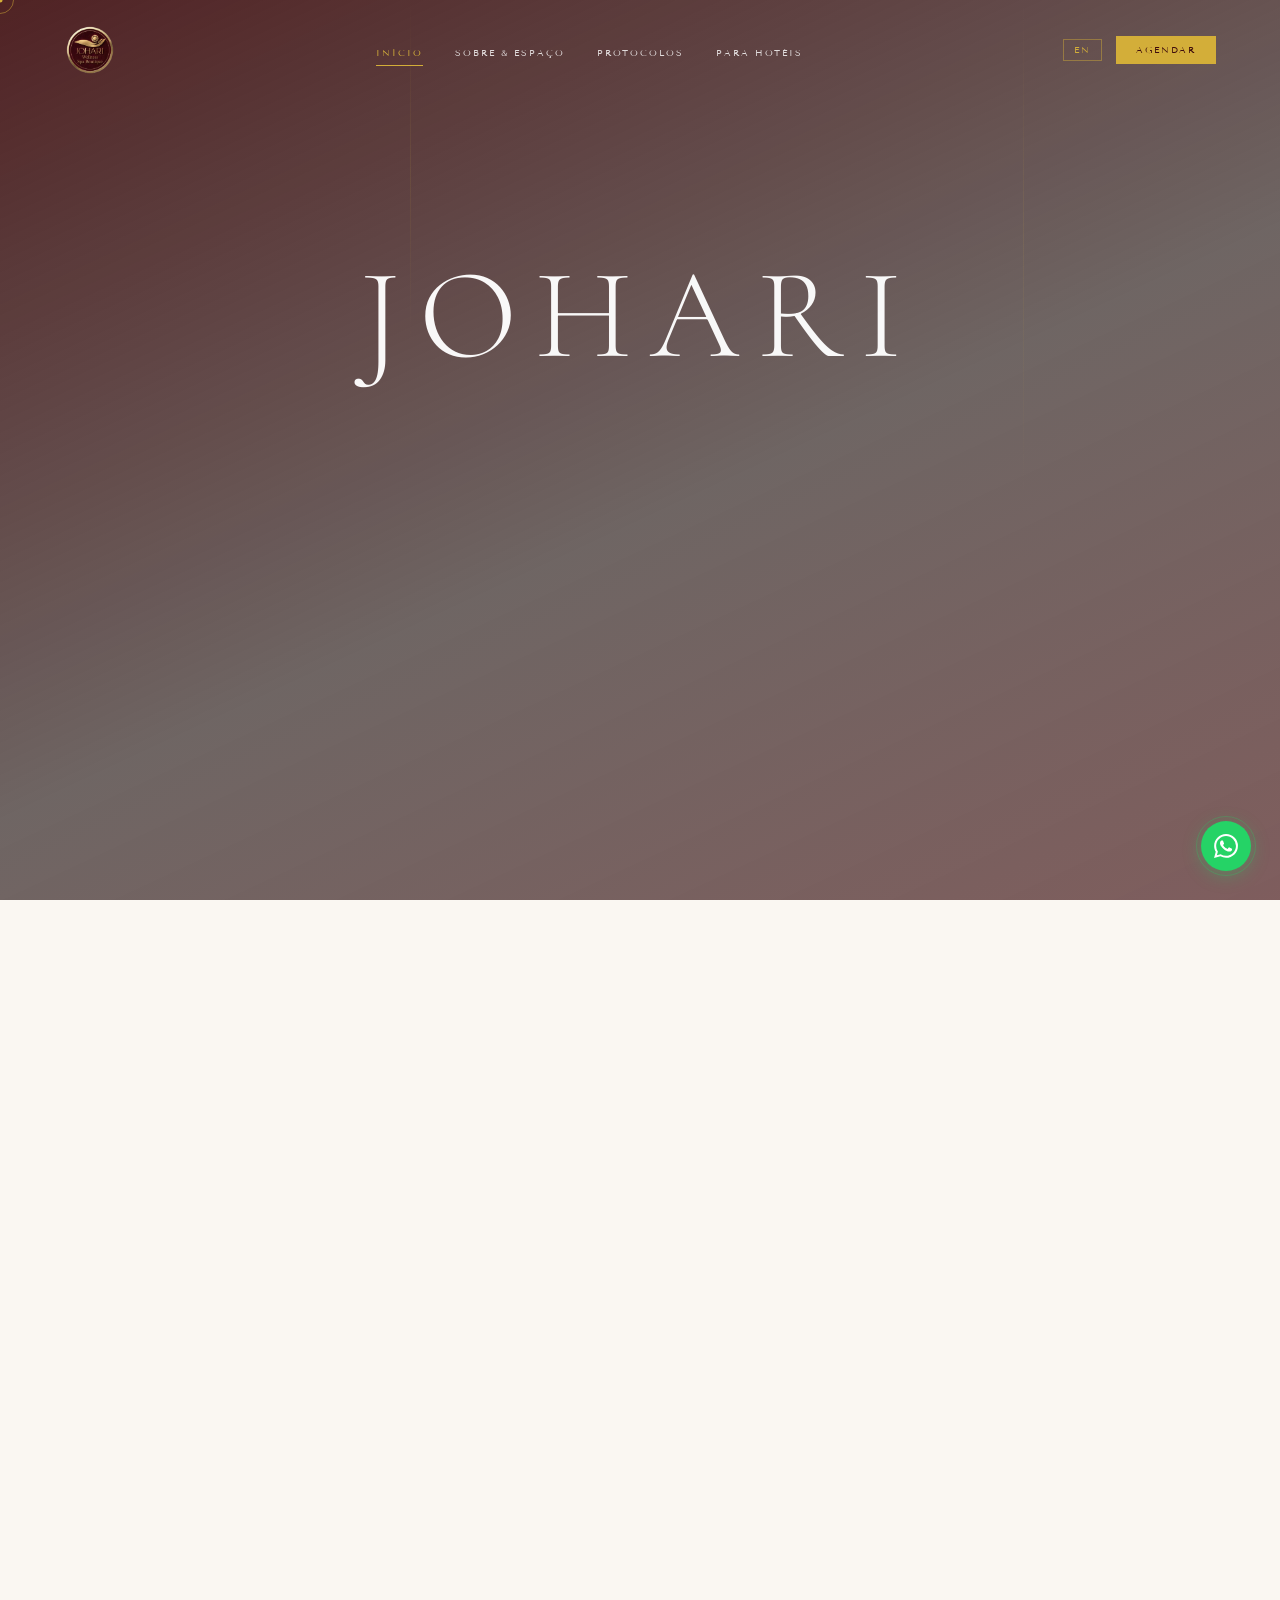
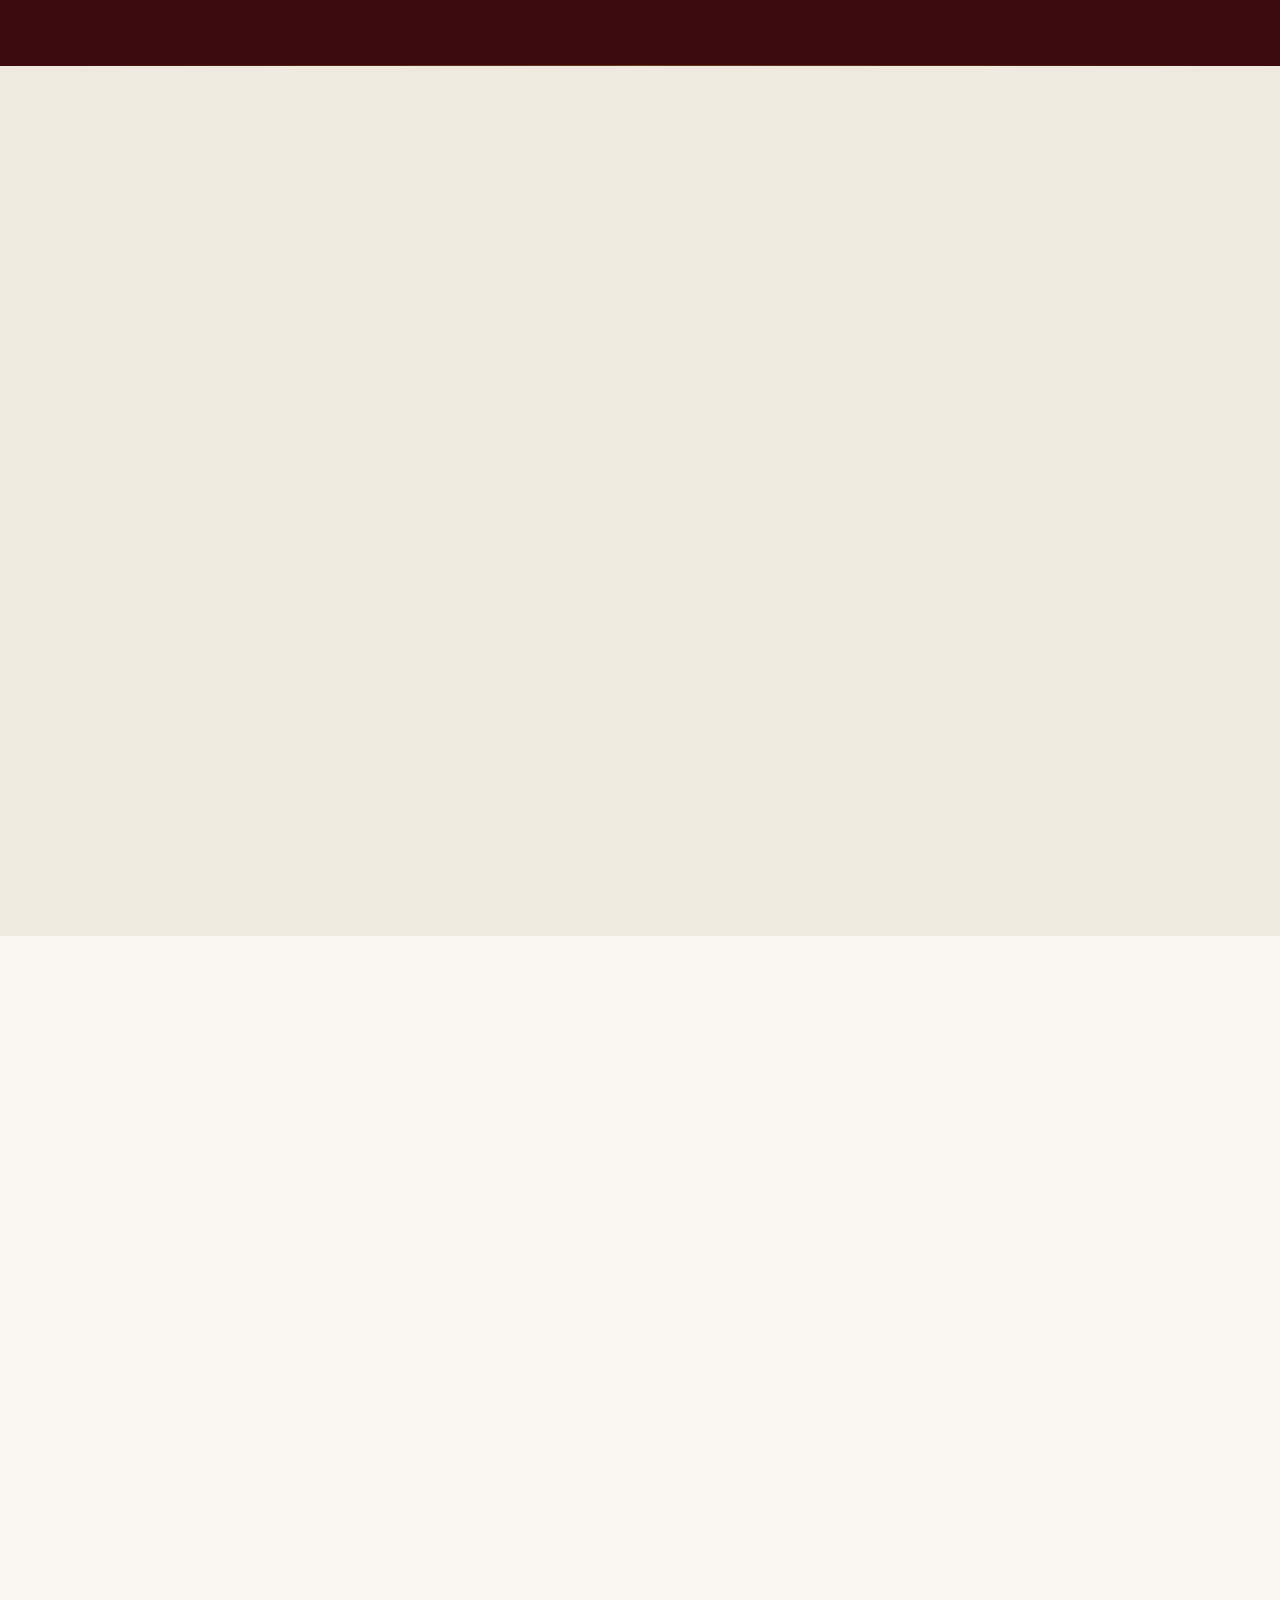
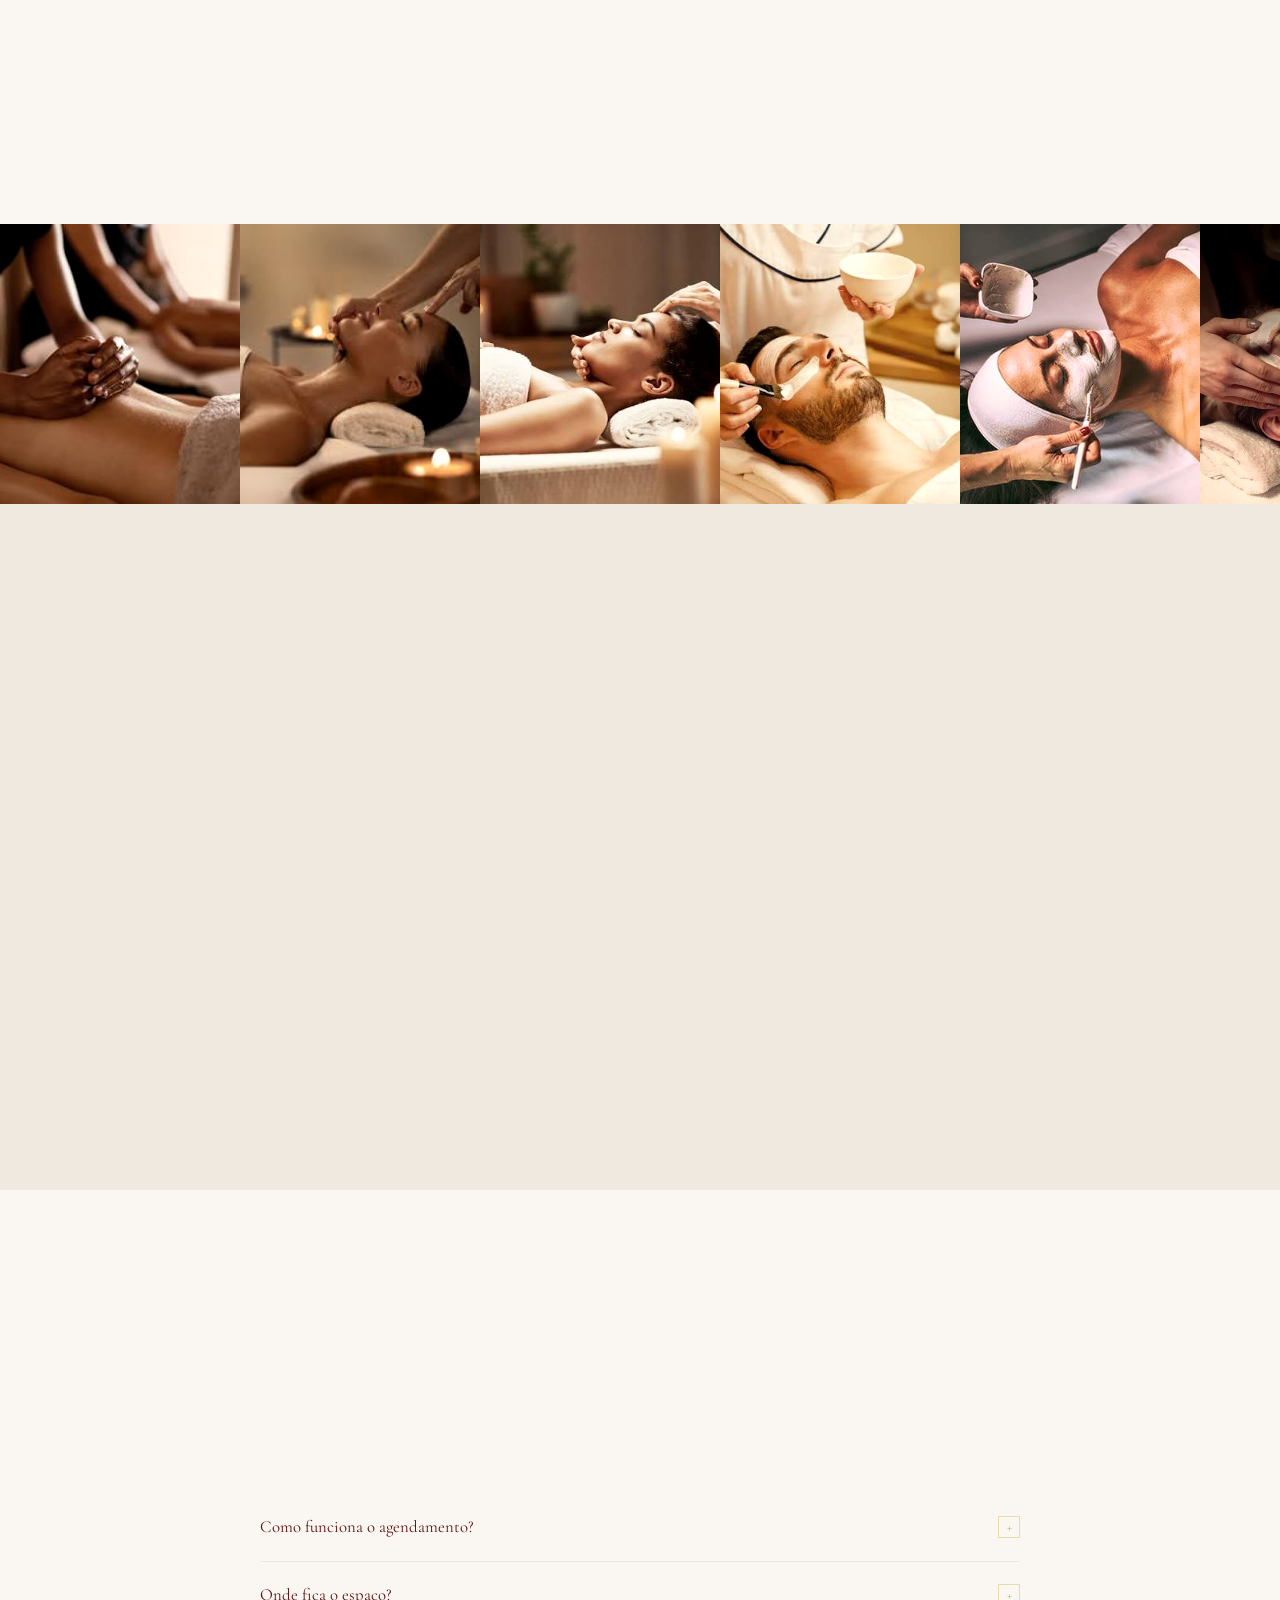
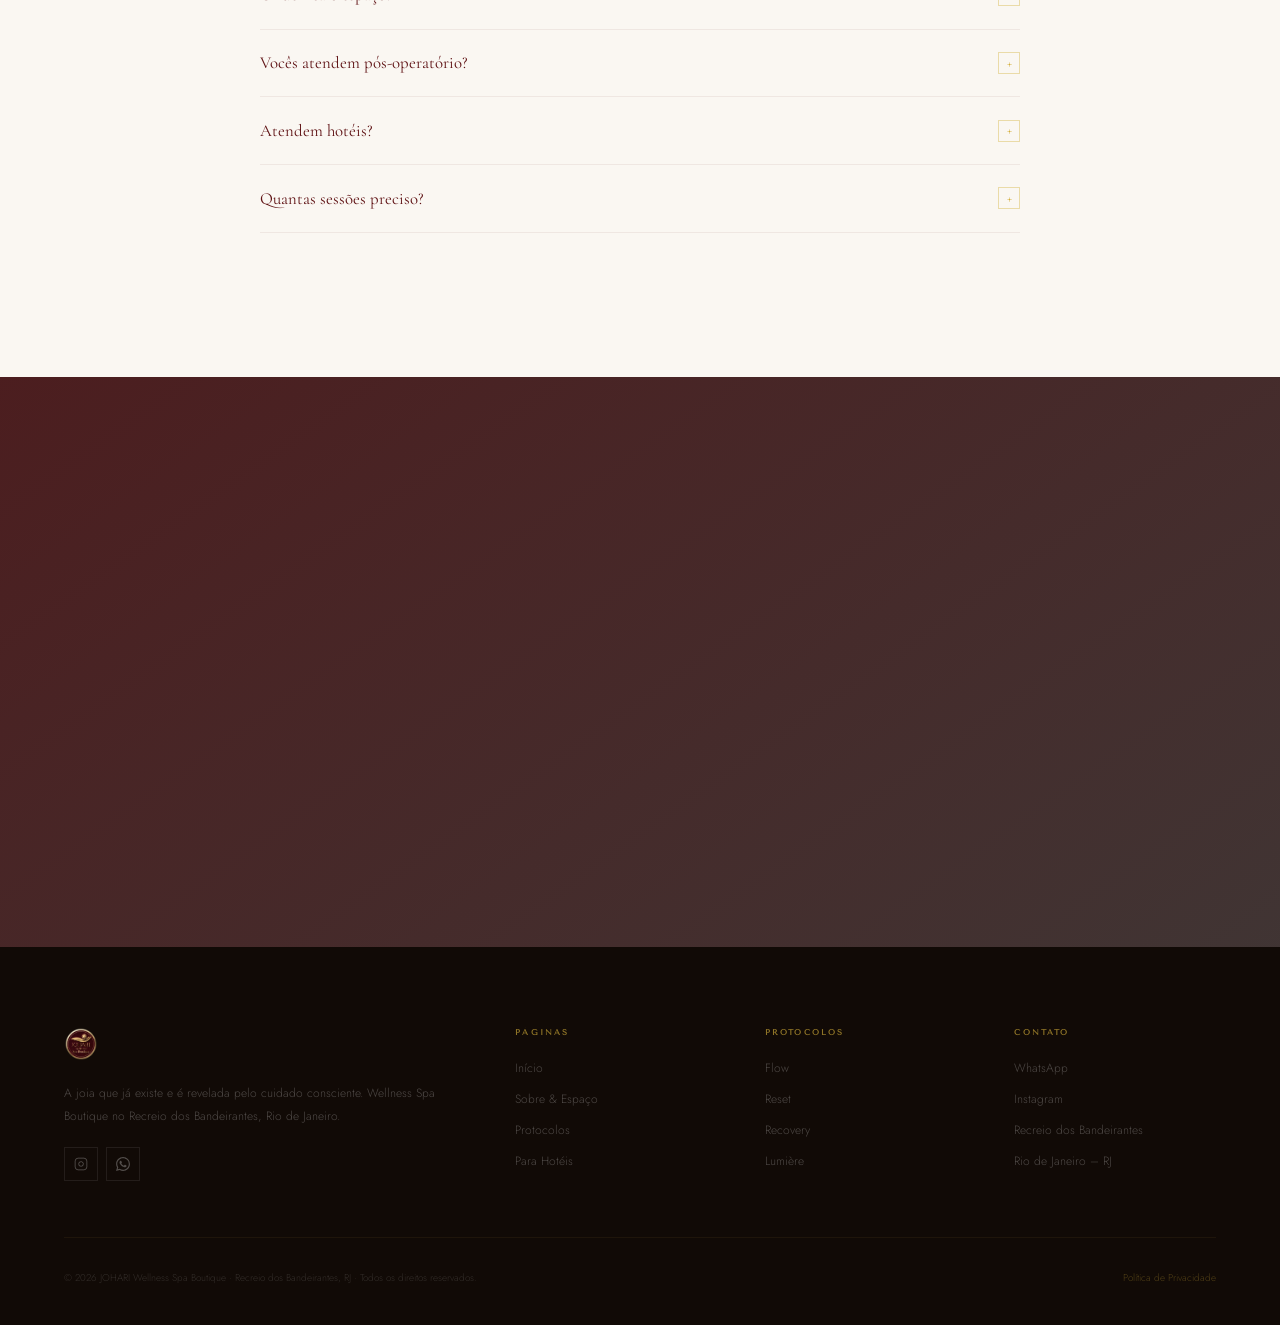
<file: index.html>
<!DOCTYPE html>
<html lang="pt-BR">
<head> <meta charset="UTF-8"/> <meta name="viewport" content="width=device-width, initial-scale=1.0"/> <title>JOHARI Wellness Spa Boutique | Estética Integrativa & Bem-Estar · Recreio dos Bandeirantes, RJ</title> <meta name="description" content="JOHARI Wellness Spa Boutique no Recreio dos Bandeirantes, RJ. Protocolos sensoriais de estética integrativa, pós-operatório e massagens terapêuticas. Espaço boutique exclusivo com Marina Preto – 15+ anos de experiência."/> <meta name="keywords" content="spa boutique Recreio dos Bandeirantes, estética integrativa Rio de Janeiro, wellness spa RJ, massagem terapêutica Recreio, pós-operatório RJ, spa hotel parceria Rio de Janeiro, Marina Preto esteticista"/> <meta name="robots" content="index, follow"/> <link rel="canonical" href="https://joharispaboutique.com/"/> <meta property="og:type" content="website"/> <meta property="og:url" content="https://joharispaboutique.com/"/> <meta property="og:title" content="JOHARI Wellness Spa Boutique | Recreio dos Bandeirantes, RJ"/> <meta property="og:description" content="Protocolos exclusivos de wellness e estética integrativa. Espaço boutique no Recreio. Marina Preto – 15+ anos."/> <meta property="og:image" content="https://joharispaboutique.com/marina-preto.jpg"/> <meta property="og:image:width" content="900"/> <meta property="og:image:height" content="1200"/> <meta property="og:image:alt" content="Marina Preto – JOHARI Wellness Spa Boutique, Recreio dos Bandeirantes, RJ"/> <meta property="og:locale" content="pt_BR"/> <meta name="twitter:card" content="summary_large_image"/> <script type="application/ld+json">{"@context":"https://schema.org","@type":"HealthAndBeautyBusiness","name":"JOHARI Wellness Spa Boutique","description":"Estética integrativa, pós-operatório e massagens terapêuticas premium no Recreio dos Bandeirantes, Rio de Janeiro.","url":"https://joharispaboutique.com","telephone":"+5521990334195","image":"https://joharispaboutique.com/marina-preto.jpg","address":{"@type":"PostalAddress","addressLocality":"Rio de Janeiro","addressRegion":"RJ","addressCountry":"BR","neighborhood":"Recreio dos Bandeirantes"},"founder":{"@type":"Person","name":"Marina Preto","jobTitle":"Esteticista Cosmetóloga","image":"https://joharispaboutique.com/marina-preto.jpg"},"openingHours":"Mo-Sa 09:00-19:00","sameAs":["https://www.instagram.com/johariconceitowellness","https://wa.me/5521990334195"],"hasOfferCatalog":{"@type":"OfferCatalog","name":"Linhas JOHARI","itemListElement":[{"@type":"Offer","name":"Linha Flow"},{"@type":"Offer","name":"Flow Afrodite Day SPA"},{"@type":"Offer","name":"Linha Reset"},{"@type":"Offer","name":"Linha Recovery"},{"@type":"Offer","name":"Linha Lumière"}]}}</script> <link rel="preconnect" href="https://fonts.googleapis.com"/> <link rel="preconnect" href="https://fonts.gstatic.com" crossorigin/> <link href="https://fonts.googleapis.com/css2?family=Cormorant+Garamond:ital,wght@0,300;0,400;0,500;1,300;1,400&family=Tenor+Sans&family=Jost:wght@200;300;400;500&display=swap" rel="stylesheet"/> <link rel="stylesheet" href="johari.css"/> <style> /* ══ INDEX-ONLY STYLES ══ */ /* HERO */ #hero{height:100vh;min-height:680px;position:relative;display:flex;align-items:center;justify-content:center;overflow:hidden} .hbg2{position:absolute;inset:0;background:url('https://images.unsplash.com/photo-1600334129128-685c5582fd35?w=1920&q=80')center/cover no-repeat;will-change:transform} .hvl{position:absolute;inset:0;background:linear-gradient(155deg,rgba(61,11,13,.9)0%,rgba(18,4,4,.6)55%,rgba(61,11,13,.65)100%)} .hacc{position:absolute;top:0;right:20%;width:1px;height:55%;background:linear-gradient(to bottom,transparent,rgba(211,174,57,.5),transparent);opacity:.18} .hacc2{position:absolute;top:0;left:32%;width:1px;height:38%;background:linear-gradient(to bottom,transparent,rgba(211,174,57,.1),transparent)} .hbd{position:relative;z-index:2;text-align:center;padding:2rem;max-width:860px} .htit{font-family:'Cormorant Garamond',serif;font-size:clamp(4rem,10vw,8rem);font-weight:300;color:rgba(255,255,255,.96);line-height:.88;letter-spacing:.14em;opacity:0} .hsub{font-family:'Tenor Sans',sans-serif;font-size:clamp(.7rem,1.4vw,.9rem);font-style:normal;color:rgba(211,174,57,.72);letter-spacing:.42em;text-transform:uppercase;margin:.8rem 0 2rem;opacity:0} .hsep{width:1px;height:46px;background:linear-gradient(to bottom,transparent,rgba(211,174,57,.5),transparent);margin:0 auto 2rem;opacity:0} .htag{font-family:'Cormorant Garamond',serif;font-size:clamp(1rem,2vw,1.28rem);font-weight:300;font-style:italic;color:rgba(255,255,255,.68);line-height:1.78;margin-bottom:2.8rem;opacity:0;max-width:580px} .hbtns{display:flex;gap:1rem;justify-content:center;flex-wrap:wrap;opacity:0} .hscr{position:absolute;bottom:2rem;left:50%;transform:translateX(-50%);display:flex;flex-direction:column;align-items:center;gap:.5rem;opacity:0} .hscr span{font-family:'Tenor Sans',sans-serif;font-size:.46rem;letter-spacing:.42em;text-transform:uppercase;color:rgba(211,174,57,.55)} .swire{width:1px;height:40px;background:linear-gradient(to bottom,rgba(211,174,57,.6),transparent);animation:wir 2.4s ease infinite} @keyframes wir{0%,100%{opacity:.15;transform:scaleY(.4)translateY(-8px)}55%{opacity:1;transform:scaleY(1)translateY(0)}} /* SOBRE */ #sobre{padding:9rem 4rem;background:var(--CR)} .sob-w{max-width:1200px;margin:0 auto;display:grid;grid-template-columns:1fr 1.1fr;gap:6rem;align-items:center} .sob-f{position:relative;isolation:isolate} .sob-f::before{content:'';position:absolute;top:-14px;left:-14px;right:14px;bottom:14px;border:1px solid rgba(211,174,57,.15);z-index:-1} .sob-f::after{content:'';position:absolute;top:12px;left:12px;right:-12px;bottom:-12px;border:1px solid rgba(211,174,57,.24);z-index:-2} .sob-f img{width:100%;height:560px;object-fit:cover;object-position:center top;filter:sepia(4%)contrast(1.07);transition:filter .6s ease;display:block} .sob-f:hover img{filter:sepia(0%) contrast(1.09)} .sob-b{position:absolute;bottom:-1.4rem;right:-1.4rem;width:108px;height:108px;background:var(--B);display:flex;flex-direction:column;align-items:center;justify-content:center;gap:2px;z-index:2} .sob-b .n{font-family:'Cormorant Garamond',serif;font-size:1.9rem;color:var(--G);line-height:1} .sob-b .l{font-family:'Tenor Sans',sans-serif;font-size:.42rem;letter-spacing:.13em;text-transform:uppercase;color:rgba(250,247,242,.55);text-align:center;padding:0 5px} .sob-t p{font-size:.92rem;font-weight:300;line-height:1.92;color:var(--TX);margin-bottom:1.1rem} .sob-t .pq{font-family:'Cormorant Garamond',serif;font-size:1.18rem;font-style:italic;color:var(--B);line-height:1.6;border-left:2px solid var(--G);padding-left:1.35rem;margin:1.8rem 0} .nome-box{background:var(--BE);border-left:2px solid var(--G);padding:1.45rem 1.65rem;margin:1.6rem 0} .nome-titulo{font-family:'Tenor Sans',sans-serif;font-size:.54rem;letter-spacing:.28em;text-transform:uppercase;color:var(--G);display:block;margin-bottom:.55rem} .nome-box h4{font-family:'Cormorant Garamond',serif;font-size:1.2rem;color:var(--B);margin-bottom:.4rem;font-weight:400} .nome-box p{font-size:.82rem;font-weight:300;line-height:1.82;color:var(--TX);margin-bottom:.65rem} .nome-tags{display:flex;flex-wrap:wrap;gap:.4rem} .nome-tag{font-family:'Tenor Sans',sans-serif;font-size:.5rem;letter-spacing:.15em;text-transform:uppercase;color:var(--B);border:1px solid rgba(95,18,20,.16);padding:.22rem .65rem;transition:all .3s} .nome-tag:hover{background:var(--B);color:var(--CR)} .sr{display:flex;gap:2rem;margin-top:2rem} .sr .n{font-family:'Cormorant Garamond',serif;font-size:2.1rem;color:var(--G);line-height:1} .sr .l{font-family:'Tenor Sans',sans-serif;font-size:.52rem;letter-spacing:.13em;text-transform:uppercase;color:var(--TM)} /* MINI-LINHAS SHOWCASE */ #linhas{padding:9rem 4rem;background:var(--BD);position:relative;overflow:hidden} #linhas::after{content:'';position:absolute;bottom:0;left:0;right:0;height:1px;background:linear-gradient(to right,transparent,rgba(211,174,57,.3),transparent)} .li-w{max-width:1200px;margin:0 auto} .li-hd{text-align:center;margin-bottom:4.5rem} .li-hd .st{color:var(--CR)} .li-hd p{font-size:.88rem;font-weight:300;color:rgba(250,247,242,.42);max-width:500px;margin:.8rem auto 0;line-height:1.85} .li-grid{display:grid;grid-template-columns:repeat(4,1fr);gap:1px} .li-card{background:rgba(255,255,255,.04);border:1px solid rgba(211,174,57,.06);padding:2.8rem 1.8rem;text-align:center;transition:background .4s,border-color .4s,transform .4s;position:relative;overflow:hidden} .li-card::before{content:'';position:absolute;top:0;left:50%;width:0;height:1px;background:linear-gradient(to right,transparent,var(--G),transparent);transform:translateX(-50%);transition:width .55s} .li-card:hover::before{width:90%} .li-card:hover{background:rgba(255,255,255,.07);border-color:rgba(211,174,57,.18);transform:translateY(-4px)} .li-ic{font-size:1.4rem;display:block;margin:0 auto 1rem;color:rgba(211,174,57,.75)} .li-card h3{font-family:'Cormorant Garamond',serif;font-size:1.2rem;font-weight:400;color:var(--CR);margin-bottom:.45rem;line-height:1.15} .li-card p{font-size:.77rem;font-weight:300;color:rgba(250,247,242,.38);line-height:1.72;margin-bottom:1.2rem} .li-card a{font-family:'Tenor Sans',sans-serif;font-size:.52rem;letter-spacing:.2em;text-transform:uppercase;color:var(--G);transition:gap .3s;display:inline-flex;align-items:center;gap:.4rem} .li-card a:hover{gap:.75rem} .li-card a::after{content:'→'} /* ESPAÇO */ #espaco{padding:9rem 4rem;background:var(--BE)} .esp-w{max-width:1200px;margin:0 auto;display:grid;grid-template-columns:1.1fr 1fr;gap:5rem;align-items:center} .esp-imgs{display:grid;grid-template-columns:1fr 1fr;gap:3px} .esp-imgs .esp-main{grid-column:1/-1} .esp-imgs img{width:100%;display:block;object-fit:cover;transition:transform .45s ease,filter .45s ease;filter:contrast(1.03) saturate(1.02)} .esp-imgs img:hover{transform:scale(1.02)} .esp-text p{font-size:.9rem;font-weight:300;line-height:1.92;color:var(--TX);margin-bottom:1rem} .esp-text .hl{font-family:'Cormorant Garamond',serif;font-size:1.18rem;font-style:italic;color:var(--B);line-height:1.62;border-left:2px solid var(--G);padding-left:1.3rem;margin:1.6rem 0} .esp-feats{display:grid;grid-template-columns:1fr 1fr;gap:.75rem;margin:1.5rem 0} .esp-feat{display:flex;align-items:flex-start;gap:.6rem} .esp-feat .dot{width:4px;height:4px;background:var(--G);border-radius:50%;flex-shrink:0;margin-top:.55rem} .esp-feat span{font-size:.79rem;font-weight:300;color:var(--TM);line-height:1.55} .esp-addr{display:flex;align-items:center;gap:.75rem;padding:.85rem 1.05rem;border:1px solid rgba(95,18,20,.12);margin-top:1.5rem} .esp-addr .pin{color:var(--G);font-size:.9rem} .esp-addr p{font-size:.77rem;font-weight:300;color:var(--TM);line-height:1.5} .esp-addr strong{color:var(--B);font-weight:500;display:block} /* HOTÉIS */ #hoteis{padding:9rem 4rem;background:var(--CR)} .hot-w{max-width:1200px;margin:0 auto;display:grid;grid-template-columns:1fr 1fr;gap:6rem;align-items:center} .hot-left p{font-size:.9rem;font-weight:300;color:var(--TM);line-height:1.88;margin:1rem 0 1.8rem} .hot-right{display:grid;grid-template-columns:1fr 1fr;gap:1px;background:rgba(95,18,20,.07)} .hc{background:var(--CR);padding:2rem 1.7rem;transition:all .35s;border-bottom:2px solid transparent} .hc:hover{border-bottom-color:var(--G);transform:translateY(-3px);box-shadow:0 10px 26px rgba(95,18,20,.06)} .hc-ic{font-size:1.2rem;color:var(--G);opacity:.8;display:block;margin-bottom:.85rem} .hc h3{font-family:'Cormorant Garamond',serif;font-size:1.1rem;color:var(--B);margin-bottom:.4rem;font-weight:400} .hc p{font-size:.78rem;font-weight:300;line-height:1.72;color:var(--TM)} /* FUNDADORA */ #fund{padding:9rem 4rem;background:var(--BD);position:relative;overflow:hidden} #fund::before{content:'MARINA';position:absolute;right:-3rem;bottom:-2rem;font-family:'Cormorant Garamond',serif;font-size:10rem;font-weight:300;color:rgba(255,255,255,.02);pointer-events:none;letter-spacing:.3em;white-space:nowrap} .fd-w{max-width:1100px;margin:0 auto;display:grid;grid-template-columns:1fr 1.1fr;gap:6rem;align-items:center} .fd-i{position:relative} .fd-i::after{content:'';position:absolute;top:18px;left:18px;right:-18px;bottom:-18px;border:1px solid rgba(211,174,57,.22);z-index:-1} .fd-i img{width:100%;height:620px;object-fit:cover;object-position:center top;filter:sepia(6%)contrast(1.08)brightness(1.04)} .fd-t p{font-size:.92rem;font-weight:300;line-height:1.92;color:rgba(250,247,242,.55);margin-bottom:1.05rem} .fd-t .qm{font-family:'Cormorant Garamond',serif;font-size:1.22rem;font-style:italic;color:var(--CR);line-height:1.62;border-left:2px solid var(--G);padding-left:1.3rem;margin:1.8rem 0} .fd-sub{font-family:'Tenor Sans',sans-serif;font-size:.6rem;letter-spacing:.2em;text-transform:uppercase;color:rgba(211,174,57,.55);margin-bottom:1.7rem} .fd-creds{display:flex;flex-wrap:wrap;gap:.4rem;margin-top:1.5rem} .fd-cred{font-family:'Tenor Sans',sans-serif;font-size:.5rem;letter-spacing:.14em;text-transform:uppercase;color:rgba(211,174,57,.6);border:1px solid rgba(211,174,57,.15);padding:.22rem .65rem} /* DEPOIMENTOS */ #dep{padding:9rem 4rem;background:var(--BE)} .dp-w{max-width:1200px;margin:0 auto} .dp-hd{text-align:center;margin-bottom:4rem} .dp-g{display:grid;grid-template-columns:repeat(3,1fr);gap:1.5px} .dc{background:var(--CR);padding:2.4rem 2rem;transition:box-shadow .35s,border-bottom-color .35s;border-bottom:2px solid transparent;border-top:1px solid rgba(95,18,20,.04)} .dc:hover{border-bottom-color:var(--G);box-shadow:0 8px 28px rgba(95,18,20,.07)} .st5{color:var(--G);font-size:.6rem;letter-spacing:.12em;margin-bottom:1rem} .dc blockquote{font-family:'Cormorant Garamond',serif;font-size:1.05rem;font-style:italic;font-weight:300;color:var(--TX);line-height:1.78;margin-bottom:1.3rem} .da{font-family:'Tenor Sans',sans-serif;font-size:.52rem;letter-spacing:.2em;text-transform:uppercase;color:rgba(211,174,57,.65)} /* FAQ */ #faq{padding:9rem 4rem;background:var(--CR)} .fq-w{max-width:760px;margin:0 auto;text-align:center} .fql{margin-top:3.5rem;text-align:left} .fi{border-bottom:1px solid rgba(95,18,20,.07)} .fq{display:flex;justify-content:space-between;align-items:center;padding:1.4rem 0;cursor:pointer;font-family:'Cormorant Garamond',serif;font-size:1.05rem;color:var(--B);gap:1rem;transition:color .3s;line-height:1.3} .fq:hover{color:var(--B);opacity:.75} .fp{flex-shrink:0;width:22px;height:22px;border:1px solid rgba(211,174,57,.4);display:flex;align-items:center;justify-content:center;color:var(--G);transition:transform .4s,background .3s,border-color .3s;font-size:.8rem;line-height:1} .fi.open .fp{transform:rotate(45deg);background:rgba(211,174,57,.08);border-color:rgba(211,174,57,.6)} .fa{font-size:.82rem;font-weight:300;line-height:1.9;color:var(--TM);max-height:0;overflow:hidden;transition:max-height .52s ease,padding-bottom .3s} .fi.open .fa{max-height:300px;padding-bottom:1.4rem} /* CTA */ #cta{padding:10rem 4rem;position:relative;overflow:hidden;background:url('https://images.unsplash.com/photo-1515377905703-c4788e51af15?w=1920&q=80')center/cover no-repeat} #cta::before{content:'';position:absolute;inset:0;background:linear-gradient(145deg,rgba(61,11,13,.92),rgba(18,4,4,.8))} .ct-i{position:relative;z-index:1;max-width:640px;margin:0 auto;text-align:center} .ct-i .st{color:var(--CR);margin-bottom:.9rem} .ct-i p{font-family:'Cormorant Garamond',serif;font-size:1.18rem;font-style:italic;color:rgba(250,247,242,.55);margin-bottom:2.8rem;line-height:1.68} /* GALERIA */ #gal{background:var(--SA);overflow:hidden} .strip{display:flex;width:max-content;animation:roll 30s linear infinite} .strip:hover{animation-play-state:paused} .strip img{height:280px;width:240px;flex-shrink:0;object-fit:cover;filter:sepia(12%)contrast(1.06);transition:filter .4s} .strip img:hover{filter:none} @keyframes roll{from{transform:translateX(0)}to{transform:translateX(-50%)}} /* RESPONSIVE INDEX */ @media(max-width:1024px){ .sob-w,.fd-w,.esp-w,.hot-w{grid-template-columns:1fr;gap:3.5rem} .sob-f,.fd-i{order:-1} .li-grid{grid-template-columns:repeat(2,1fr)} .dp-g{grid-template-columns:1fr 1fr} } @media(max-width:768px){ #sobre,#linhas,#espaco,#hoteis,#fund,#dep,#faq,#cta{padding:5.5rem 1.5rem} .li-grid,.hot-right{grid-template-columns:1fr} .dp-g{grid-template-columns:1fr} .esp-imgs{grid-template-columns:1fr} .esp-imgs .esp-main{grid-column:auto} .esp-feats{grid-template-columns:1fr} .sr{flex-wrap:wrap;gap:1.5rem} } </style>
</head>
<body>
<div id="ld"><img class="ld-logo" src="logo-site.png" alt="JOHARI"/><div class="ld-bar"></div><span class="ld-lbl" data-pt="preparando sua experiência" data-en="preparing your experience">preparando sua experiência</span></div>
<div id="cd"></div><div id="cr"></div> <!-- MOBILE MENU -->
<div id="mm"> <button id="mc">✕</button> <a href="index.html" data-pt="Início" data-en="Home">Início</a> <a href="sobre.html" data-pt="Sobre & Espaço" data-en="About & Space">Sobre &amp; Espaço</a> <a href="protocolos.html" data-pt="Protocolos" data-en="Protocols">Protocolos</a> <a href="hoteis.html" data-pt="Para Hotéis" data-en="For Hotels">Para Hotéis</a> <a href="https://wa.me/5521990334195" target="_blank" class="mm-wa" data-pt="Agendar" data-en="Book Now">Agendar</a>
</div> <!-- NAV -->
<nav id="nav"> <div class="nl"><a href="index.html"><img src="logo-site.png" alt="JOHARI Wellness Spa Boutique – Recreio dos Bandeirantes, RJ"/></a></div> <ul class="nlinks"> <li><a href="index.html" data-pt="Início" data-en="Home">Início</a></li> <li><a href="sobre.html" data-pt="Sobre & Espaço" data-en="About">Sobre &amp; Espaço</a></li> <li><a href="protocolos.html" data-pt="Protocolos" data-en="Protocols">Protocolos</a></li> <li><a href="hoteis.html" data-pt="Para Hotéis" data-en="For Hotels">Para Hotéis</a></li> </ul> <div class="nend"> <button class="lbtn" id="lb">EN</button> <a href="https://wa.me/5521990334195" target="_blank" class="nwa" data-pt="Agendar" data-en="Book Now">Agendar</a> <div class="hbg" id="hbg"><span></span><span></span><span></span></div> </div>
</nav> <!-- HERO -->
<section id="hero" aria-label="JOHARI Wellness Spa Boutique"> <div class="hbg2" id="hbg2"></div> <div class="hvl"></div> <div class="hacc"></div><div class="hacc2"></div> <div class="hbd"> <h1 class="htit">JOHARI</h1> <p class="hsub" data-pt="Wellness Spa Boutique" data-en="Wellness Spa Boutique">Wellness Spa Boutique</p> <div class="hsep"></div> <p class="htag" data-pt='"A joia que já existe e é revelada pelo cuidado consciente."' data-en='"The gem that already exists, revealed through conscious care."'>"A joia que já existe e é revelada pelo cuidado consciente."</p> <div class="hbtns"> <a href="protocolos.html" class="bg" data-pt="Ver Protocolos" data-en="See Protocols">Ver Protocolos</a> <a href="https://wa.me/5521990334195" target="_blank" class="bo bo-w" data-pt="Agendar pelo WhatsApp" data-en="Book via WhatsApp">Agendar pelo WhatsApp</a> </div> </div> <div class="hscr"><span data-pt="descer" data-en="scroll">descer</span><div class="swire"></div></div>
</section> <!-- SOBRE – FILOSOFIA -->
<section id="sobre" aria-labelledby="sobre-h2"> <div class="sob-w"> <div class="sob-f rv"> <img src="marina-preto.jpg" alt="Marina Preto – Fundadora e Esteticista Cosmetóloga JOHARI Wellness Spa Boutique Recreio dos Bandeirantes RJ" width="560" height="560" loading="eager" fetchpriority="high" style="object-position:center 15%"/> <div class="sob-b"><span class="n">15+</span><span class="l" data-pt="anos de excelência" data-en="years of excellence">anos de excelência</span></div> </div> <div class="sob-t rv"> <span class="ey" data-pt="A Filosofia" data-en="The Philosophy">A Filosofia</span> <h2 id="sobre-h2" class="st" data-pt="JOHARI Wellness <em>SPA Boutique</em>" data-en="JOHARI Wellness <em>SPA Boutique</em>">JOHARI Wellness <em>SPA Boutique</em></h2> <div class="gl"></div> <div class="nome-box"> <span class="nome-titulo" data-pt=" Significado do Nome" data-en=" Meaning of the Name"> Significado do Nome</span> <h4 data-pt="Johari — Joia Preciosa" data-en="Johari — Precious Gem">Johari — Joia Preciosa</h4> <p data-pt="De origem africana, Johari designa aquilo que é raro, valioso e essencial — como uma joia em seu estado original, que preserva sua beleza antes mesmo de ser revelada." data-en="Of African origin, Johari designates what is rare, valuable and essential — like a gem in its original state, preserving its beauty before it is even revealed.">De origem africana, Johari designa aquilo que é raro, valioso e essencial — como uma joia em seu estado original, que preserva sua beleza antes mesmo de ser revelada.</p> <p data-pt="A beleza essencial já existe — o cuidado consciente a lapida, revelando sua forma mais autêntica." data-en="The truest beauty already exists in each person. It remains in essence, like a raw diamond waiting to be recognized and refined.">A beleza essencial já existe — o cuidado consciente a lapida, revelando sua forma mais autêntica.</p> <p data-pt="Inspirado no princípio do autoconhecimento, esse olhar reconhece que o autoconhecimento é um caminho de abertura gradual, no qual o que está oculto se revela com confiança, escuta e presença." data-en="Inspired by the self-knowledge principle, this perspective recognizes that self-knowledge is a path of gradual opening, in which what is hidden is revealed through trust, listening and presence.">Inspirado no princípio do autoconhecimento, esse olhar reconhece que o autoconhecimento é um caminho de abertura gradual, no qual o que está oculto se revela com confiança, escuta e presença.</p> <p style="margin-bottom:0" data-pt="Johari nasce desse entendimento: perceber, acolher e refinar o que já é, permitindo que cada expressão encontre sua forma mais autêntica." data-en="Johari is born from this understanding: to perceive, welcome and refine what already is, allowing each expression to find its most authentic form.">Johari nasce desse entendimento: perceber, acolher e refinar o que já é, permitindo que cada expressão encontre sua forma mais autêntica.</p> <div class="nome-tags" style="margin-top:.9rem"> <span class="nome-tag" data-pt="Autoconhecimento" data-en="Self-knowledge">Autoconhecimento</span> <span class="nome-tag" data-pt="Despertar Interno" data-en="Inner Awakening">Despertar Interno</span> <span class="nome-tag" data-pt="Valor Pessoal" data-en="Personal Value">Valor Pessoal</span> <span class="nome-tag" data-pt="Beleza de Dentro" data-en="Inner Beauty">Beleza de Dentro</span> <span class="nome-tag" data-pt="Refinamento" data-en="Refinement">Refinamento</span> </div> </div> <p data-pt="O Johari Wellness SPA Boutique é um espaço dedicado ao cuidado profundo do corpo e da mente, onde cada detalhe é pensado para proporcionar bem-estar, tranquilidade e reconexão." data-en="Johari Wellness SPA Boutique is a space dedicated to deep body and mind care, where every detail is designed to provide well-being, tranquility and reconnection.">O Johari Wellness SPA Boutique é um espaço dedicado ao cuidado profundo do corpo e da mente, onde cada detalhe é pensado para proporcionar bem-estar, tranquilidade e reconexão.</p> <p data-pt="Diferente de espaços de alto volume, o Johari segue o conceito de SPA boutique: atendimento exclusivo, agenda limitada e experiências totalmente personalizadas." data-en="Unlike high-volume spaces, Johari follows the SPA boutique concept: exclusive service, limited schedule and fully personalized experiences.">Diferente de espaços de alto volume, o Johari segue o conceito de SPA boutique: atendimento exclusivo, agenda limitada e experiências totalmente personalizadas.</p> <p data-pt="Cada sessão é preparada com atenção individual, em um ambiente acolhedor, silencioso e sensorial — com iluminação suave, aromas naturais e uma atmosfera que convida ao relaxamento." data-en="Each session is prepared with individual attention, in a welcoming, quiet and sensory environment — with soft lighting, natural aromas and an atmosphere that invites relaxation.">Cada sessão é preparada com atenção individual, em um ambiente acolhedor, silencioso e sensorial — com iluminação suave, aromas naturais e uma atmosfera que convida ao relaxamento.</p> <p class="pq" data-pt='"No Johari, o cuidado não é apenas um serviço — é uma experiência terapêutica completa, feita para desacelerar, respirar e viver um momento genuíno de bem-estar."' data-en='"At Johari, care is not just a service — it is a complete therapeutic experience, designed to slow down, breathe and live a genuine moment of well-being."'>"No Johari, o cuidado não é apenas um serviço — é uma experiência terapêutica completa, feita para desacelerar, respirar e viver um momento genuíno de bem-estar."</p> <div class="sr"> <div><div class="n">15+</div><div class="l" data-pt="anos de experiência" data-en="years experience">anos de experiência</div></div> <div><div class="n">5.000+</div><div class="l" data-pt="atendimentos realizados" data-en="sessions delivered">atendimentos realizados</div></div> <div><div class="n">100%</div><div class="l" data-pt="personalizado" data-en="personalized">personalizado</div></div> </div> <div style="margin-top:2rem;display:flex;gap:1rem;flex-wrap:wrap"> <a href="sobre.html" class="bg" data-pt="Conhecer a Fundadora" data-en="Meet the Founder">Conhecer a Fundadora</a> <a href="sobre.html#espaco" class="bo" data-pt="Ver o Espaço" data-en="See the Space">Ver o Espaço</a> </div> </div> </div>
</section> <!-- LINHAS SHOWCASE -->
<section id="linhas" aria-labelledby="linhas-h2"> <div class="li-w"> <div class="li-hd rv"> <span class="ey" data-pt="Nossas Linhas" data-en="Our Lines">Nossas Linhas</span> <h2 id="linhas-h2" class="st" style="color:var(--CR)" data-pt="Protocolos para <em>cada momento</em>" data-en="Protocols for <em>every moment</em>">Protocolos para <em>cada momento</em></h2> <div class="gl c"></div> <p data-pt="Cinco linhas desenhadas para revelar o que já existe em você — do relaxamento sensorial à recuperação especializada." data-en="Five lines designed to reveal what already exists in you — from sensory relaxation to specialized recovery.">Cinco linhas desenhadas para revelar o que já existe em você — do relaxamento sensorial à recuperação especializada.</p> </div> <div class="li-grid"> <div class="li-card rv"> <span class="li-ic">◇</span> <h3 data-pt="Linha Flow" data-en="Flow Line">Linha Flow</h3> <p data-pt="Experiências sensoriais premium com escalda-pés, massagem, conforto térmico, espumante e petiscos. 6 rituais do Essencial ao Grand." data-en="Premium sensory experiences with foot bath, massage, thermal blanket, sparkling wine and snacks. 6 rituals from Essential to Grand.">Experiências sensoriais premium com escalda-pés, massagem, conforto térmico, espumante e petiscos. 6 rituais do Essencial ao Grand.</p> <a href="protocolos.html#linha-flow" data-pt="Explorar Flow" data-en="Explore Flow">Explorar Flow</a> </div> <div class="li-card rv"> <span class="li-ic">◎</span> <h3 data-pt="Recovery" data-en="Recovery">Recovery</h3> <p data-pt="Protocolos especializados de recuperação pós-operatória com drenagem linfática neurofuncional, massagem neurointegrativa e acompanhamento individual." data-en="Specialized post-operative recovery protocols with neurofunctional lymphatic drainage, neurointegrative massage and individual follow-up.">Protocolos especializados de recuperação pós-operatória com drenagem linfática neurofuncional, massagem neurointegrativa e acompanhamento individual.</p> <a href="protocolos.html#linha-recovery" data-pt="Ver Recovery" data-en="See Recovery">Ver Recovery</a> </div> <div class="li-card rv"> <span class="li-ic">◈</span> <h3 data-pt="Reset" data-en="Reset">Reset</h3> <p data-pt="Alta tecnologia integrada a massagem neurointegrativa para resultados perceptíveis no corpo e metabolismo." data-en="High technology integrated with neurointegrative massage for perceptible body and metabolism results.">Alta tecnologia integrada a massagem neurointegrativa para resultados perceptíveis no corpo e metabolismo.</p> <a href="protocolos.html#linha-reset" data-pt="Ver Reset" data-en="See Reset">Ver Reset</a> </div> <div class="li-card rv"> <span class="li-ic">◉</span> <h3 data-pt="Lumière Facial" data-en="Lumière Facial">Lumière Facial</h3> <p data-pt="7 protocolos faciais com técnicas manuais avançadas, ativos cosméticos, tecnologia e estímulos neuroestéticos para pele luminosa, firme e revitalizada." data-en="7 facial protocols with advanced manual techniques, cosmetic actives, technology and neuroaesthetic stimuli for luminous, firm and revitalized skin.">7 protocolos faciais com técnicas manuais avançadas, ativos cosméticos, tecnologia e estímulos neuroestéticos para pele luminosa, firme e revitalizada.</p> <a href="protocolos.html#linha-lumiere" data-pt="Ver Lumière" data-en="See Lumière">Ver Lumière</a> </div> </div> <div class="rv" style="text-align:center;margin-top:3rem"> <a href="protocolos.html" class="bg" data-pt="Ver Todos os Protocolos" data-en="View All Protocols">Ver Todos os Protocolos</a> </div> </div>
</section> <!-- ESPAÇO FÍSICO – RECREIO -->
<section id="espaco" aria-labelledby="espaco-h2"> <div class="esp-w"> <div class="esp-imgs rv"> <img src="local.jpeg" alt="Vista principal do espaço JOHARI Wellness Spa Boutique" class="esp-main" style="height:310px;object-position:center center;" loading="lazy" /> <img src="local.jpeg" alt="Ambiente interno do espaço JOHARI" style="height:170px;object-position:center center;" loading="lazy" /> <img src="local.jpeg" alt="Detalhes do espaço JOHARI Wellness Spa Boutique" style="height:170px;object-position:center 35%;" loading="lazy" /> </div> <div class="esp-text rv"> <span class="ey" data-pt="Nosso Espaço" data-en="Our Space">Nosso Espaço</span> <h2 id="espaco-h2" class="st" data-pt="Um refúgio Wellness no <em>Recreio</em>" data-en="A Wellness refuge in <em>Recreio</em>">Um refúgio Wellness no <em>Recreio</em></h2> <div class="gl"></div> <p data-pt="Um SPA Boutique dedicado ao seu bem-estar, com experiências que vão além do cuidado estético." data-en="A Boutique SPA dedicated to your well-being, with experiences that go beyond aesthetic care.">Um SPA Boutique dedicado ao seu bem-estar, com experiências que vão além do cuidado estético.</p> <p class="hl" data-pt='"Um ambiente silencioso, sensorial e exclusivo, criado para que o relaxamento comece antes mesmo do primeiro toque."' data-en='"A quiet, sensory and exclusive environment, created so that relaxation begins even before the first touch."'>"Um ambiente silencioso, sensorial e exclusivo, criado para que o relaxamento comece antes mesmo do primeiro toque."</p> <div class="esp-feats"> <div class="esp-feat"><div class="dot"></div><span data-pt="Ambiente privativo e exclusivo" data-en="Private and exclusive environment">Ambiente privativo e exclusivo</span></div> <div class="esp-feat"><div class="dot"></div><span data-pt="Aromaterapia e sonorização" data-en="Aromatherapy and soundscape">Aromaterapia e sonorização</span></div> <div class="esp-feat"><div class="dot"></div><span data-pt="Conforto térmico durante o atendimento" data-en="Thermal comfort during the session">Conforto térmico durante o atendimento</span></div> <div class="esp-feat"><div class="dot"></div><span data-pt="Produtos premium biocompatíveis" data-en="Premium biocompatible products">Produtos premium biocompatíveis</span></div> </div> <div class="esp-addr"> <span class="pin">◎</span> <p><strong>Recreio dos Bandeirantes, Rio de Janeiro – RJ</strong><span data-pt="Endereço completo enviado após agendamento" data-en="Full address sent after booking">Endereço completo enviado após agendamento</span></p> </div> <div style="margin-top:1.8rem;display:flex;gap:1rem;flex-wrap:wrap"> <a href="https://wa.me/5521990334195" target="_blank" class="bg" data-pt="Agendar uma Visita" data-en="Schedule a Visit">Agendar uma Visita</a> <a href="sobre.html" class="bo" data-pt="Saber mais" data-en="Learn more">Saber mais</a> </div> </div> </div>
</section> <!-- HOTEL TEASER -->
<section id="hoteis" aria-labelledby="hoteis-h2"> <div class="hot-w"> <div class="hot-left rv"> <span class="ey" data-pt="Parcerias Corporativas" data-en="Corporate Partnerships">Parcerias Corporativas</span> <h2 id="hoteis-h2" class="st" data-pt="Serviço <em>in-house</em> para hotéis e resorts" data-en="<em>in-house</em> service for hotels and resorts">Serviço <em>in-house</em> para hotéis e resorts</h2> <div class="gl"></div> <p data-pt="Nossa equipe vai até o seu hotel com todos os materiais. Menu de wellness personalizado com a identidade do seu espaço. Seus hóspedes merecem mais do que um bom quarto." data-en="Our team comes to your hotel with all materials. Custom wellness menu matching your space's identity. Your guests deserve more than a great room.">Nossa equipe vai até o seu hotel com todos os materiais. Menu de wellness personalizado com a identidade do seu espaço. Seus hóspedes merecem mais do que um bom quarto.</p> <div style="display:flex;gap:1rem;flex-wrap:wrap;margin-top:.5rem"> <a href="hoteis.html" class="bg" data-pt="Ver Parcerias" data-en="See Partnerships">Ver Parcerias</a> <a href="https://wa.me/5521990334195" target="_blank" class="bo" data-pt="Falar Agora" data-en="Talk Now">Falar Agora</a> </div> </div> <div class="hot-right rv"> <div class="hc"><span class="hc-ic">◇</span><h3 data-pt="In-House" data-en="In-House">In-House</h3><p data-pt="Levamos o spa ao seu hotel, sem necessidade de estrutura própria." data-en="We bring the spa to your hotel, no structure needed.">Levamos o spa ao seu hotel, sem necessidade de estrutura própria.</p></div> <div class="hc"><span class="hc-ic">◈</span><h3 data-pt="Personalizados" data-en="Personalized">Personalizados</h3><p data-pt="Menu de wellness adaptado ao perfil dos seus hóspedes e ao estilo do espaço." data-en="Wellness menu adapted to your guests' profile and space style.">Menu de wellness adaptado ao perfil dos seus hóspedes e ao estilo do espaço.</p></div> <div class="hc"><span class="hc-ic">◉</span><h3 data-pt="Pós-Op" data-en="Post-Op">Pós-Op</h3><p data-pt="Hóspedes em recuperação atendidos com discrição e especialização." data-en="Guests in recovery served with discretion and expertise.">Hóspedes em recuperação atendidos com discrição e especialização.</p></div> <div class="hc"><span class="hc-ic">✦</span><h3 data-pt="Flexível" data-en="Flexible">Flexível</h3><p data-pt="Pacotes mensais, diárias ou sob demanda para qualquer volume." data-en="Monthly, daily or on-demand packages for any volume.">Pacotes mensais, diárias ou sob demanda para qualquer volume.</p></div><div class="hc"><span class="hc-ic">◈</span><h3 data-pt="Transfer Privativo" data-en="Private Transfer">Transfer Privativo</h3><p data-pt="Conduzimos seus hóspedes do hotel até o Spa com discrição e conforto. A experiência começa antes mesmo da chegada." data-en="We bring your guests from the hotel to the Spa with discretion and comfort. The experience begins before arrival.">Conduzimos seus hóspedes do hotel até o Spa com discrição e conforto. A experiência começa antes mesmo da chegada.</p></div> </div> </div>
</section> <!-- GALERIA -->
<section id="gal" aria-label="Galeria JOHARI Wellness Spa Boutique Recreio RJ"> <div class="strip"> <img src="procedimento.jpeg" alt="Massagem terapêutica Recreio RJ" loading="lazy"/> <img src="procedimento1.jpeg" alt="Protocolo facial avançado" loading="lazy"/> <img src="procedimento2.jpeg" alt="Massagem facial JOHARI" loading="lazy"/> <img src="procedimento3.jpeg" alt="Tratamento facial com máscara" loading="lazy"/> <img src="procedimento4.jpeg" alt="Protocolo estético facial" loading="lazy"/> <img src="procedimento5.jpeg" alt="Massagem facial premium" loading="lazy"/> <img src="procedimento6.jpeg" alt="Tratamento de rosto JOHARI" loading="lazy"/> <img src="procedimento7.jpeg" alt="Banho de imersão aromático" loading="lazy"/> <img src="procedimento8.jpeg" alt="Massagem facial neurointegrativa" loading="lazy"/> <img src="procedimento.jpeg" alt="Massagem corporal terapêutica" loading="lazy"/> <img src="procedimento1.jpeg" alt="Cuidado facial JOHARI" loading="lazy"/> <img src="procedimento2.jpeg" alt="Protocolo sensorial facial" loading="lazy"/> <img src="procedimento3.jpeg" alt="Ritual estético facial" loading="lazy"/> <img src="procedimento4.jpeg" alt="Revitalização facial" loading="lazy"/> <img src="procedimento5.jpeg" alt="Tratamento de pele" loading="lazy"/> <img src="procedimento6.jpeg" alt="Protocolo facial JOHARI" loading="lazy"/> </div>
</section> <!-- DEPOIMENTOS -->
<section id="dep" aria-labelledby="dep-h2"> <div class="dp-w"> <div class="dp-hd rv"> <span class="ey" data-pt="Vozes que nos chegam" data-en="Voices that reach us">Vozes que nos chegam</span> <h2 id="dep-h2" class="st" data-pt="O que dizem <em>nossas clientes</em>" data-en="What our <em>clients say</em>">O que dizem <em>nossas clientes</em></h2> <div class="gl c"></div> </div> <div class="dp-g"> <div class="dc rv"><div class="st5">★★★★★</div><blockquote data-pt='"Entrei ansiosa após minha cirurgia e saí sentindo que meu corpo estava sendo cuidado de verdade. A Marina não trata o sintoma — ela vê a pessoa."' data-en='"I came in anxious after my surgery and left feeling truly cared for. Marina does not treat the symptom — she sees the person."'>"Entrei ansiosa após minha cirurgia e saí sentindo que meu corpo estava sendo cuidado de verdade. A Marina não trata o sintoma — ela vê a pessoa."</blockquote><p class="da">Fernanda S. · Rio de Janeiro</p></div> <div class="dc rv"><div class="st5">★★★★★</div><blockquote data-pt='"Um espaço que parece fora do tempo. Entrei carregando o peso da semana e saí leve, renovada. O Protocolo Fluxo é simplesmente transformador."' data-en='"A space that feels outside of time. I arrived carrying the week weight and left light, renewed. The Fluxo Protocol is simply transformative."'>"Um espaço que parece fora do tempo. Entrei carregando o peso da semana e saí leve, renovada. O Protocolo Fluxo é simplesmente transformador."</blockquote><p class="da">Isabela M. · São Paulo</p></div> <div class="dc rv"><div class="st5">★★★★★</div><blockquote data-pt='"A atenção ao detalhe, o silêncio do ambiente, a forma como ela escuta antes de qualquer protocolo. JOHARI é diferente de tudo que já vivi."' data-en='"The attention to detail, the silence of the space, the way she listens before any protocol. JOHARI is unlike anything I have experienced."'>"A atenção ao detalhe, o silêncio do ambiente, a forma como ela escuta antes de qualquer protocolo. JOHARI é diferente de tudo que já vivi."</blockquote><p class="da">Carolina R. · Recreio, RJ</p></div> </div> </div>
</section> <!-- FAQ -->
<section id="faq" aria-labelledby="faq-h2"> <div class="fq-w"> <div class="rv"> <span class="ey" style="text-align:center;display:block" data-pt="Dúvidas frequentes" data-en="Common questions">Dúvidas frequentes</span> <h2 id="faq-h2" class="st" data-pt="Perguntas <em>frequentes</em>" data-en="Frequently asked <em>questions</em>">Perguntas <em>frequentes</em></h2> <div class="gl c"></div> </div> <div class="fql"> <div class="fi"><div class="fq"><span data-pt="Como funciona o agendamento?" data-en="How does booking work?">Como funciona o agendamento?</span><div class="fp">+</div></div><div class="fa" data-pt="O agendamento é feito pelo WhatsApp. Você nos conta sobre você e seu momento, e indicamos o protocolo mais adequado com os horários disponíveis." data-en="Booking is done via WhatsApp. You tell us about yourself and your current moment, and we recommend the most suitable protocol with available times.">O agendamento é feito pelo WhatsApp. Você nos conta sobre você e seu momento, e indicamos o protocolo mais adequado com os horários disponíveis.</div></div> <div class="fi"><div class="fq"><span data-pt="Onde fica o espaço?" data-en="Where is the space?">Onde fica o espaço?</span><div class="fp">+</div></div><div class="fa" data-pt="Estamos no Recreio dos Bandeirantes, zona oeste do Rio de Janeiro. O endereço completo é enviado após a confirmação do agendamento." data-en="We are in Recreio dos Bandeirantes, west zone of Rio de Janeiro. The full address is sent after booking confirmation.">Estamos no Recreio dos Bandeirantes, zona oeste do Rio de Janeiro. O endereço completo é enviado após a confirmação do agendamento.</div></div> <div class="fi"><div class="fq"><span data-pt="Vocês atendem pós-operatório?" data-en="Do you handle post-op care?">Vocês atendem pós-operatório?</span><div class="fp">+</div></div><div class="fa" data-pt="Sim. A Marina é especializada em drenagem linfática e recuperação pós-cirúrgica, sempre em diálogo com a equipe médica." data-en="Yes. Dr. Marina specializes in lymphatic drainage and post-surgical recovery, always in dialogue with the medical team.">Sim. A Marina é especializada em drenagem linfática e recuperação pós-cirúrgica, sempre em diálogo com a equipe médica.</div></div> <div class="fi"><div class="fq"><span data-pt="Atendem hotéis?" data-en="Do you serve hotels?">Atendem hotéis?</span><div class="fp">+</div></div><div class="fa" data-pt="Sim! Levamos nossos protocolos in-house para hotéis boutique, resorts e pousadas. Entre em contato para saber mais." data-en="Yes! We bring our protocols in-house to boutique hotels, resorts and inns. Get in touch to learn more.">Sim! Levamos nossos protocolos in-house para hotéis boutique, resorts e pousadas. Entre em contato para saber mais.</div></div> <div class="fi"><div class="fq"><span data-pt="Quantas sessões preciso?" data-en="How many sessions do I need?">Quantas sessões preciso?</span><div class="fp">+</div></div><div class="fa" data-pt="Depende do seu objetivo. Discutimos tudo no primeiro contato e sugerimos a frequência ideal. Resultados visíveis desde a primeira sessão." data-en="It depends on your goal. We discuss everything in the first contact and suggest the ideal frequency. Visible results from the first session.">Depende do seu objetivo. Discutimos tudo no primeiro contato e sugerimos a frequência ideal. Resultados visíveis desde a primeira sessão.</div></div> </div> </div>
</section> <!-- CTA FINAL -->
<section id="cta"> <div class="ct-i rv"> <span class="ey" data-pt="Sua joia te espera" data-en="Your gem awaits">Sua joia te espera</span> <h2 class="st" data-pt="Comece sua <em>jornada</em>" data-en="Begin your <em>journey</em>">Comece sua <em>jornada</em></h2> <div class="gl c"></div> <p data-pt="O cuidado que revela quem você é começa com um gesto simples." data-en="The care that reveals who you are begins with a simple gesture.">O cuidado que revela quem você é começa com um gesto simples.</p> <a href="https://wa.me/5521990334195" target="_blank" class="bg" data-pt="Agendar Meu Protocolo" data-en="Book My Protocol">Agendar Meu Protocolo</a> </div>
</section> <!-- FOOTER -->
<footer> <div class="ft-g"> <div class="ft-b"> <img src="logo-site.png" alt="JOHARI Wellness Spa Boutique"/> <p data-pt="A joia que já existe e é revelada pelo cuidado consciente. Wellness Spa Boutique no Recreio dos Bandeirantes, Rio de Janeiro." data-en="The gem that already exists, revealed through conscious care. Wellness Spa Boutique in Recreio dos Bandeirantes, Rio de Janeiro.">A joia que já existe e é revelada pelo cuidado consciente. Wellness Spa Boutique no Recreio dos Bandeirantes, Rio de Janeiro.</p> <div class="ft-social"> <a href="https://www.instagram.com/johariconceitowellness" target="_blank" aria-label="Instagram"><svg width="14" height="14" viewBox="0 0 24 24" fill="none" stroke="currentColor" stroke-width="1.5"><rect x="2" y="2" width="20" height="20" rx="5"/><path d="M16 11.37A4 4 0 1 1 12.63 8 4 4 0 0 1 16 11.37z"/><line x1="17.5" y1="6.5" x2="17.51" y2="6.5"/></svg></a> <a href="https://wa.me/5521990334195" target="_blank" aria-label="WhatsApp"><svg width="14" height="14" viewBox="0 0 24 24" fill="currentColor"><path d="M17.472 14.382c-.297-.149-1.758-.867-2.03-.967-.273-.099-.471-.148-.67.15-.197.297-.767.966-.94 1.164-.173.199-.347.223-.644.075-.297-.15-1.255-.463-2.39-1.475-.883-.788-1.48-1.761-1.653-2.059-.173-.297-.018-.458.13-.606.134-.133.298-.347.446-.52.149-.174.198-.298.298-.497.099-.198.05-.371-.025-.52-.075-.149-.669-1.612-.916-2.207-.242-.579-.487-.5-.669-.51-.173-.008-.371-.01-.57-.01-.198 0-.52.074-.792.372-.272.297-1.04 1.016-1.04 2.479 0 1.462 1.065 2.875 1.213 3.074.149.198 2.096 3.2 5.077 4.487.709.306 1.262.489 1.694.625.712.227 1.36.195 1.871.118.571-.085 1.758-.719 2.006-1.413.248-.694.248-1.289.173-1.413-.074-.124-.272-.198-.57-.347m-5.421 7.403h-.004a9.87 9.87 0 01-5.031-1.378l-.361-.214-3.741.982.998-3.648-.235-.374a9.86 9.86 0 01-1.51-5.26c.001-5.45 4.436-9.884 9.888-9.884 2.64 0 5.122 1.03 6.988 2.898a9.825 9.825 0 012.893 6.994c-.003 5.45-4.437 9.884-9.885 9.884m8.413-18.297A11.815 11.815 0 0012.05 0C5.495 0 .16 5.335.157 11.892c0 2.096.547 4.142 1.588 5.945L.057 24l6.305-1.654a11.882 11.882 0 005.683 1.448h.005c6.554 0 11.89-5.335 11.893-11.893a11.821 11.821 0 00-3.48-8.413z"/></svg></a> </div> </div> <div class="ft-c"> <h5 data-pt="Páginas" data-en="Pages">Páginas</h5> <ul> <li><a href="index.html" data-pt="Início" data-en="Home">Início</a></li> <li><a href="sobre.html" data-pt="Sobre &amp; Espaço" data-en="About &amp; Space">Sobre &amp; Espaço</a></li> <li><a href="protocolos.html" data-pt="Protocolos" data-en="Protocols">Protocolos</a></li> <li><a href="hoteis.html" data-pt="Para Hotéis" data-en="For Hotels">Para Hotéis</a></li> </ul> </div> <div class="ft-c"> <h5 data-pt="Protocolos" data-en="Protocols">Protocolos</h5> <ul> <li><a href="protocolos.html#linha-flow" data-pt="Flow" data-en="Flow">Flow</a></li> <li><a href="protocolos.html#linha-reset" data-pt="Reset" data-en="Reset">Reset</a></li> <li><a href="protocolos.html#linha-recovery" data-pt="Recovery" data-en="Recovery">Recovery</a></li> <li><a href="protocolos.html#linha-lumiere" data-pt="Lumière" data-en="Lumière">Lumière</a></li> </ul> </div> <div class="ft-c"> <h5 data-pt="Contato" data-en="Contact">Contato</h5> <ul> <li><a href="https://wa.me/5521990334195" target="_blank">WhatsApp</a></li> <li><a href="https://www.instagram.com/johariconceitowellness" target="_blank">Instagram</a></li> <li><span>Recreio dos Bandeirantes</span></li> <li><span>Rio de Janeiro – RJ</span></li> </ul> </div> </div> <div class="ft-bt"> <p data-pt="© 2026 JOHARI Wellness Spa Boutique · Recreio dos Bandeirantes, RJ · Todos os direitos reservados." data-en="© 2026 JOHARI Wellness Spa Boutique · Recreio dos Bandeirantes, RJ · All rights reserved.">© 2026 JOHARI Wellness Spa Boutique · Recreio dos Bandeirantes, RJ · Todos os direitos reservados.</p> <a href="sobre.html" data-pt="Política de Privacidade" data-en="Privacy Policy">Política de Privacidade</a> </div>
</footer> <!-- WA FLOAT -->
<div class="wf"> <div class="wt" data-pt="Agende seu protocolo" data-en="Book your protocol">Agende seu protocolo</div> <a href="https://wa.me/5521990334195" target="_blank" class="wb" aria-label="WhatsApp JOHARI"> <svg viewBox="0 0 24 24"><path d="M17.472 14.382c-.297-.149-1.758-.867-2.03-.967-.273-.099-.471-.148-.67.15-.197.297-.767.966-.94 1.164-.173.199-.347.223-.644.075-.297-.15-1.255-.463-2.39-1.475-.883-.788-1.48-1.761-1.653-2.059-.173-.297-.018-.458.13-.606.134-.133.298-.347.446-.52.149-.174.198-.298.298-.497.099-.198.05-.371-.025-.52-.075-.149-.669-1.612-.916-2.207-.242-.579-.487-.5-.669-.51-.173-.008-.371-.01-.57-.01-.198 0-.52.074-.792.372-.272.297-1.04 1.016-1.04 2.479 0 1.462 1.065 2.875 1.213 3.074.149.198 2.096 3.2 5.077 4.487.709.306 1.262.489 1.694.625.712.227 1.36.195 1.871.118.571-.085 1.758-.719 2.006-1.413.248-.694.248-1.289.173-1.413-.074-.124-.272-.198-.57-.347m-5.421 7.403h-.004a9.87 9.87 0 01-5.031-1.378l-.361-.214-3.741.982.998-3.648-.235-.374a9.86 9.86 0 01-1.51-5.26c.001-5.45 4.436-9.884 9.888-9.884 2.64 0 5.122 1.03 6.988 2.898a9.825 9.825 0 012.893 6.994c-.003 5.45-4.437 9.884-9.885 9.884m8.413-18.297A11.815 11.815 0 0012.05 0C5.495 0 .16 5.335.157 11.892c0 2.096.547 4.142 1.588 5.945L.057 24l6.305-1.654a11.882 11.882 0 005.683 1.448h.005c6.554 0 11.89-5.335 11.893-11.893a11.821 11.821 0 00-3.48-8.413z"/></svg> </a>
</div> <script src="johari.js"></script>
<script>
function heroReveal() { ['.htit','.hsub','.hsep','.htag','.hbtns','.hscr'].forEach((s,i) => { const el = document.querySelector(s); if(!el) return; setTimeout(() => { el.style.transition = 'opacity .88s ease, transform .88s ease'; el.style.opacity = '1'; el.style.transform = 'none'; }, i * 160); });
}
</script>
</body>
</html>
</file>
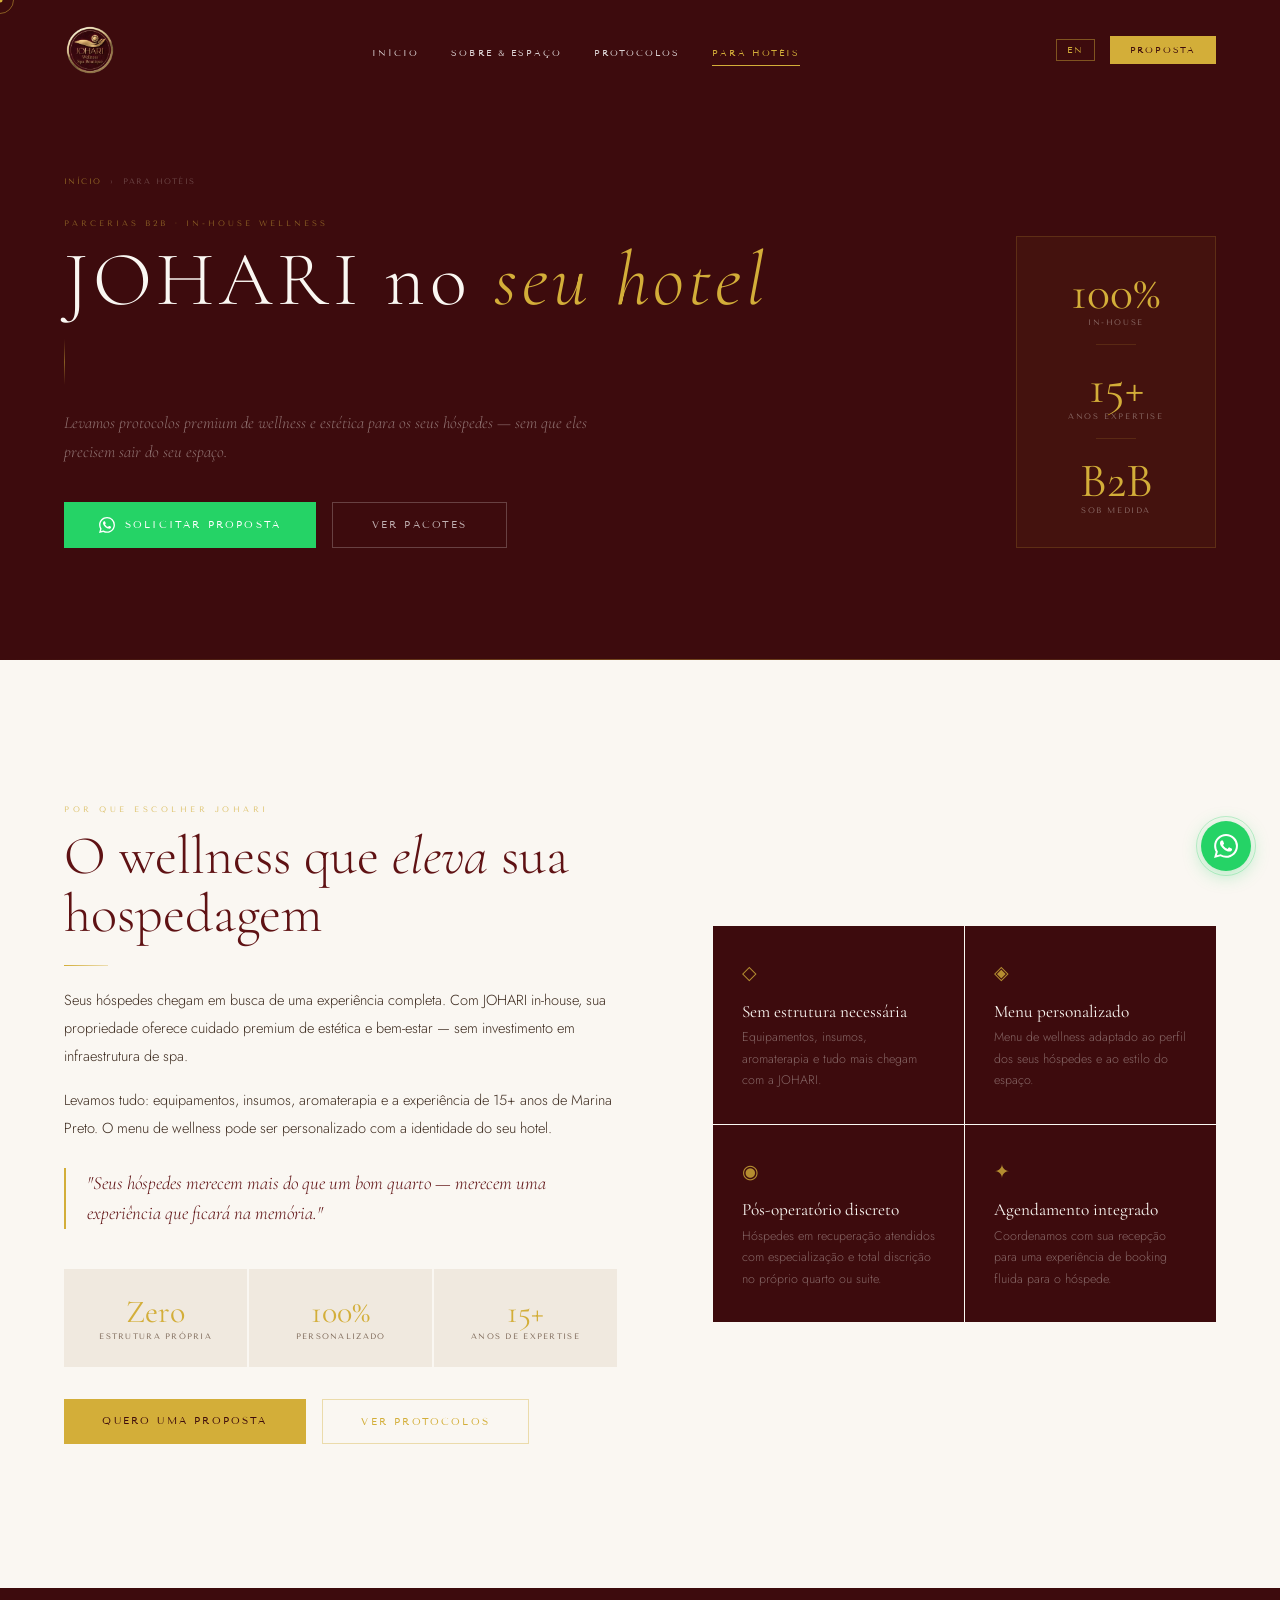
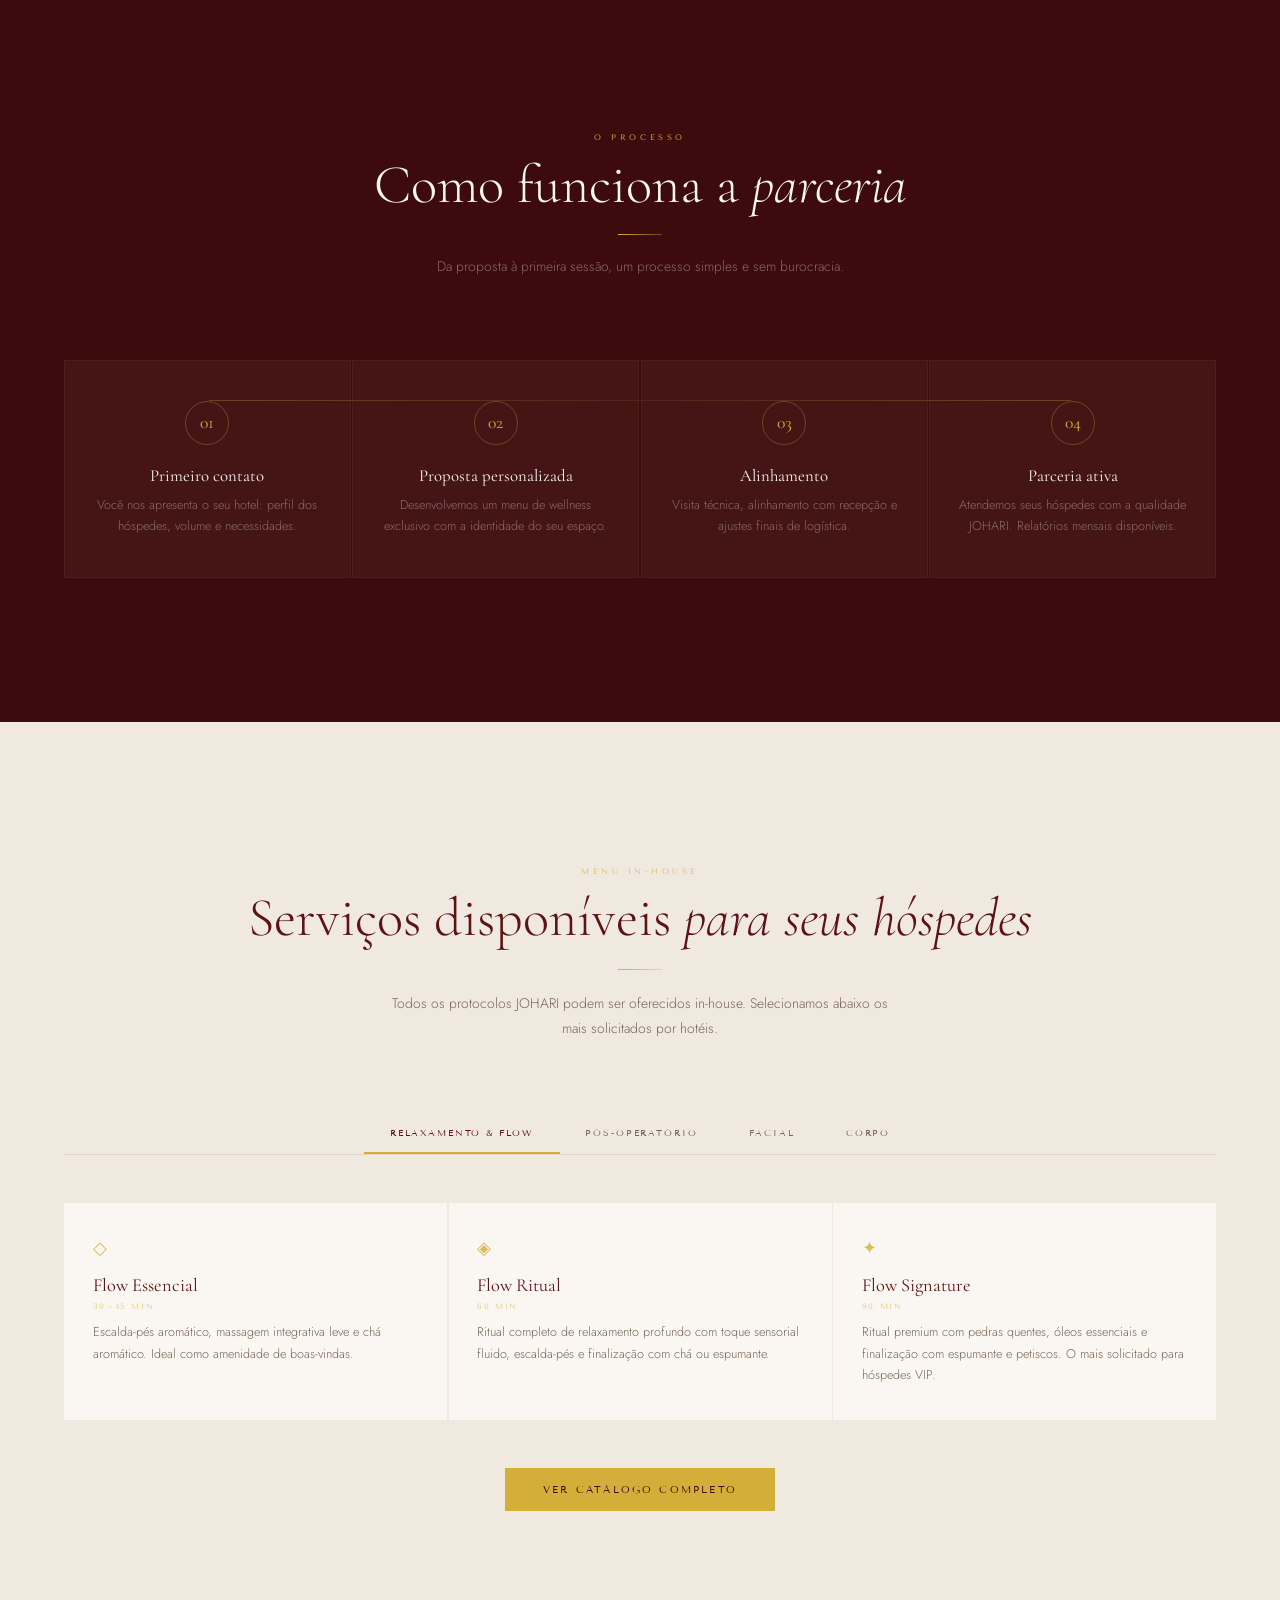
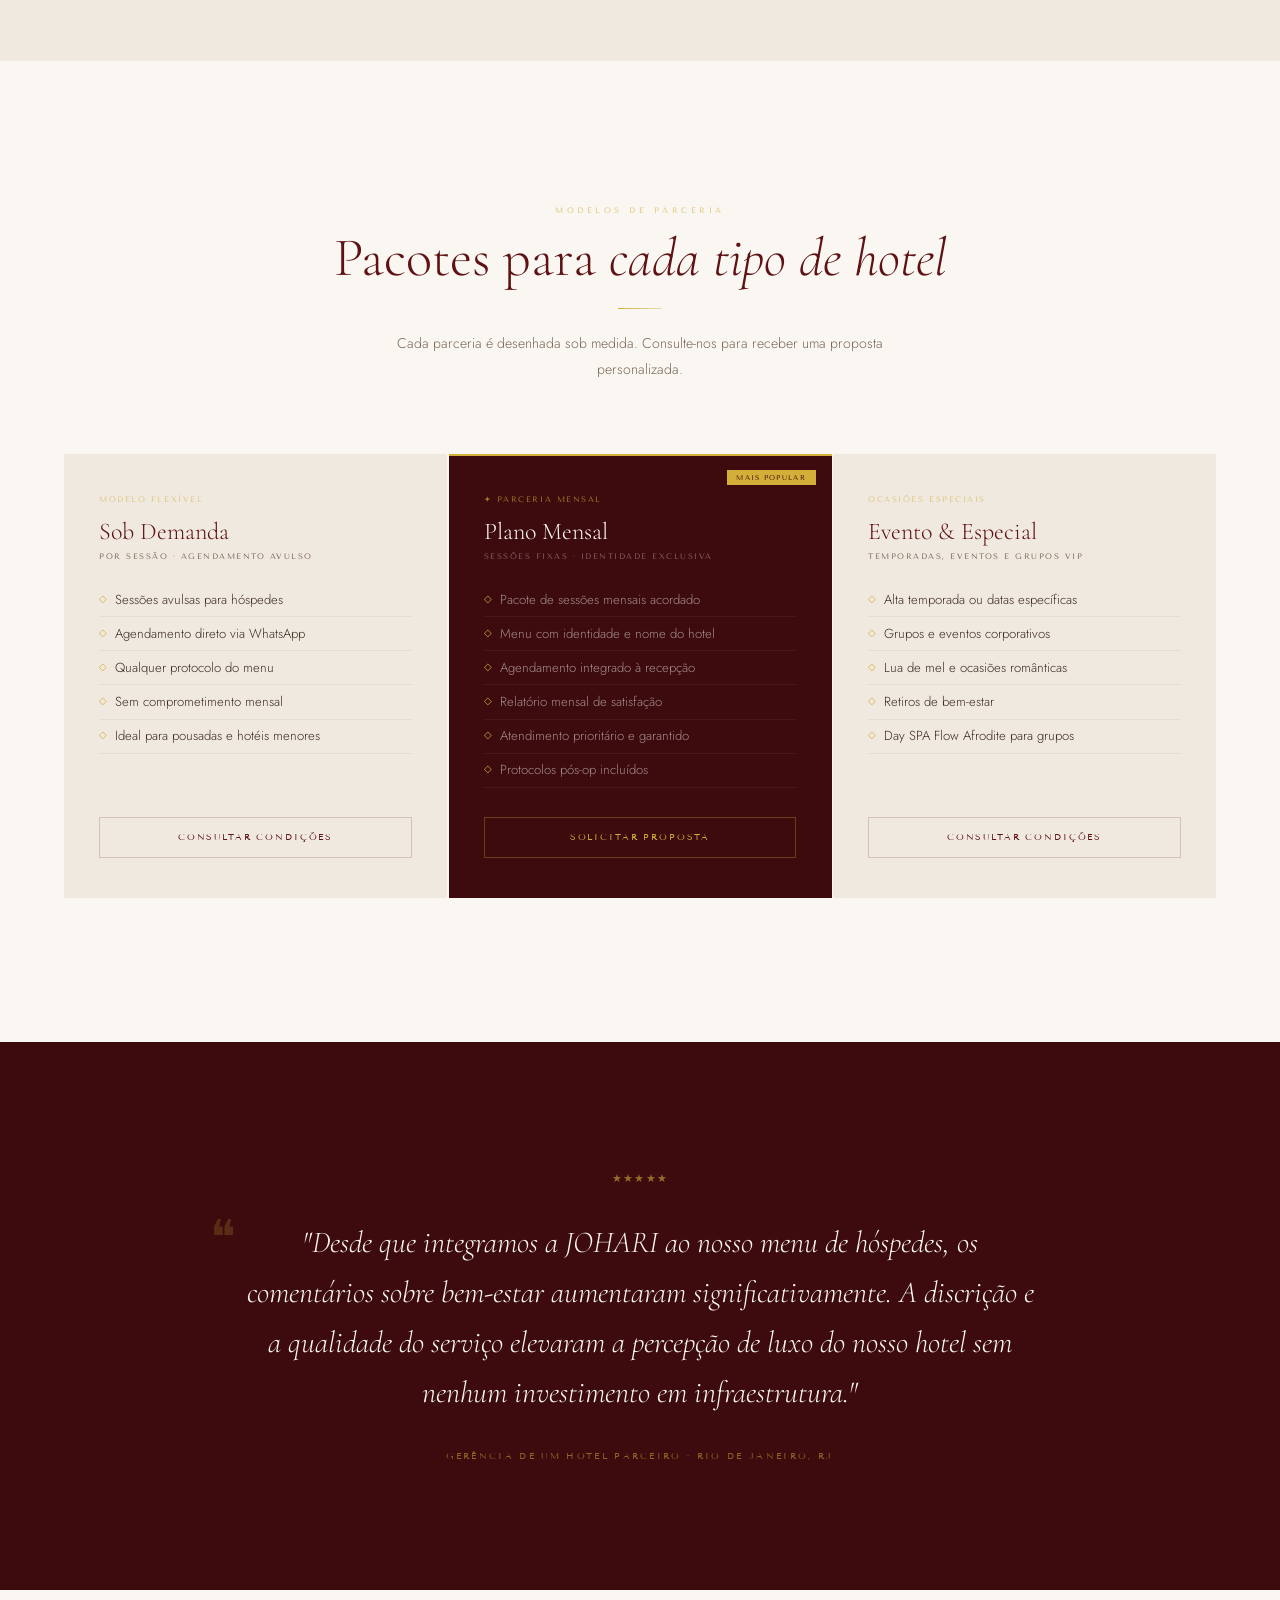
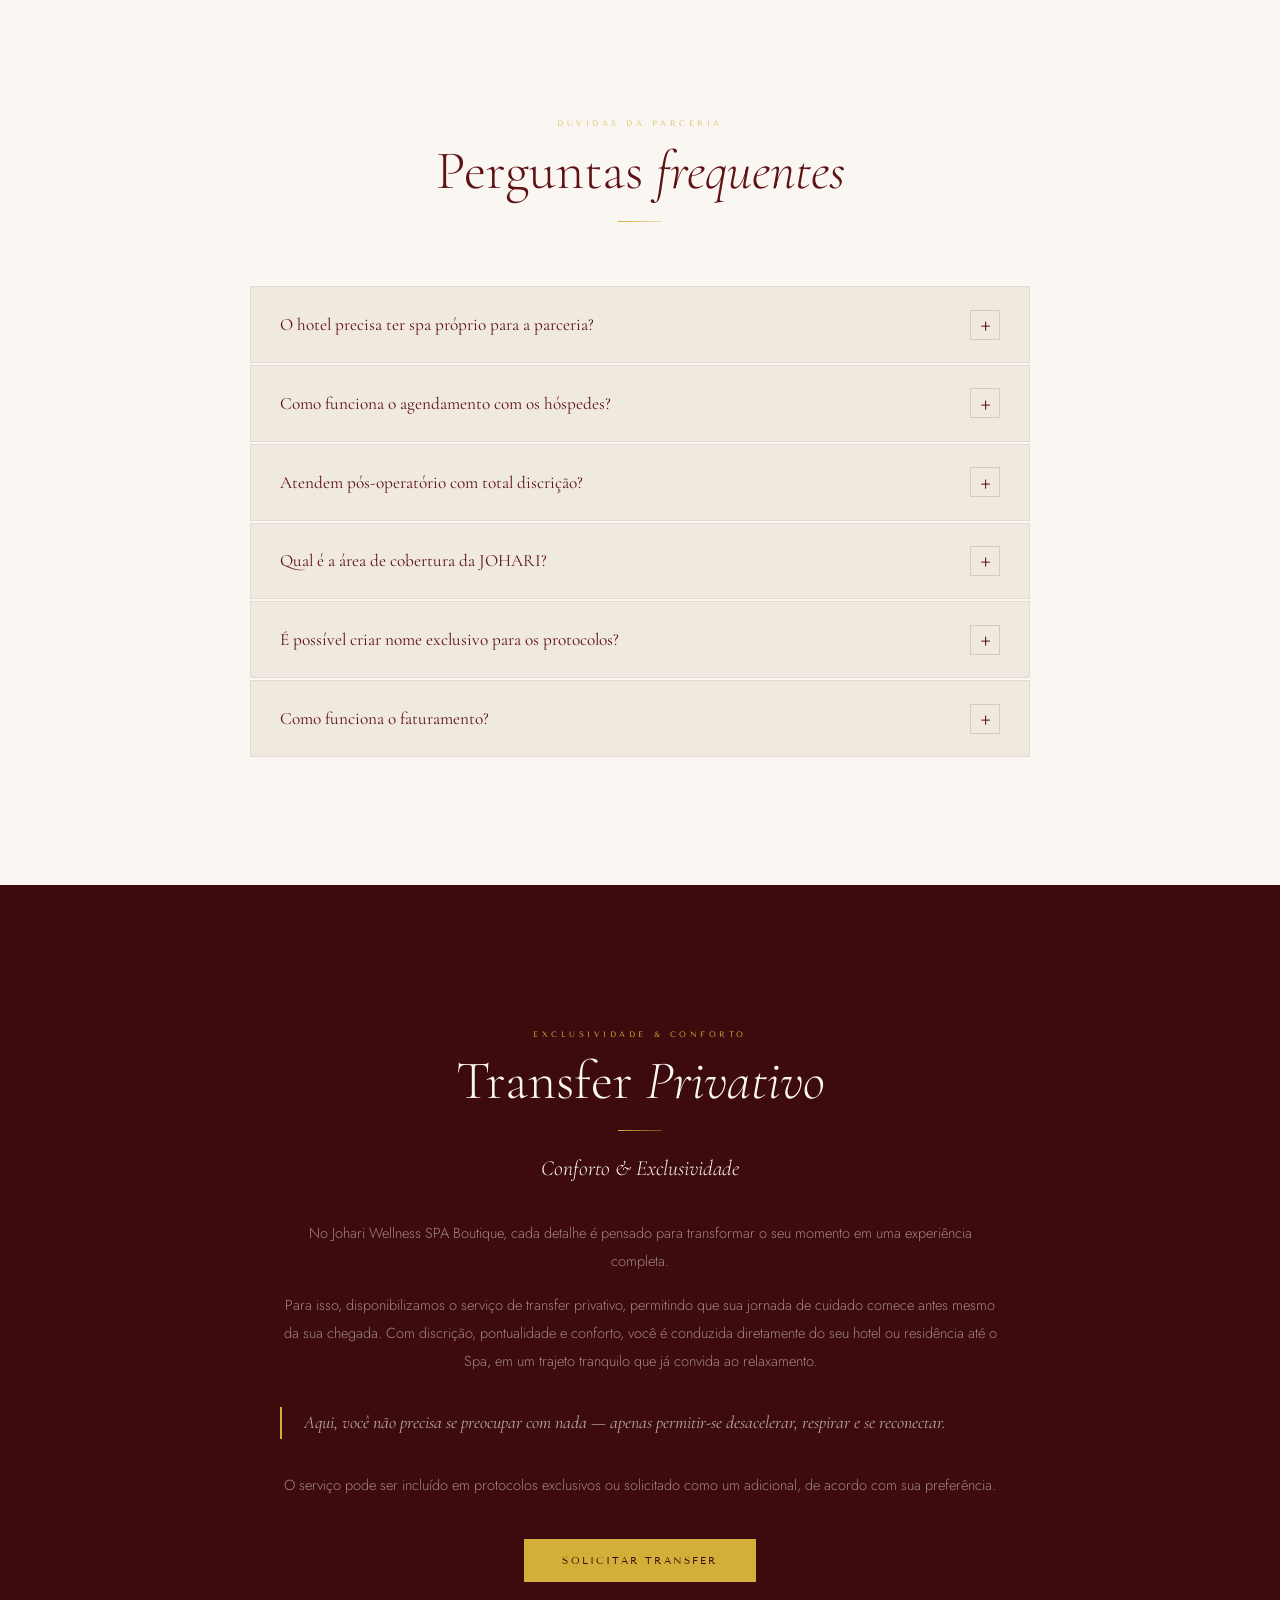
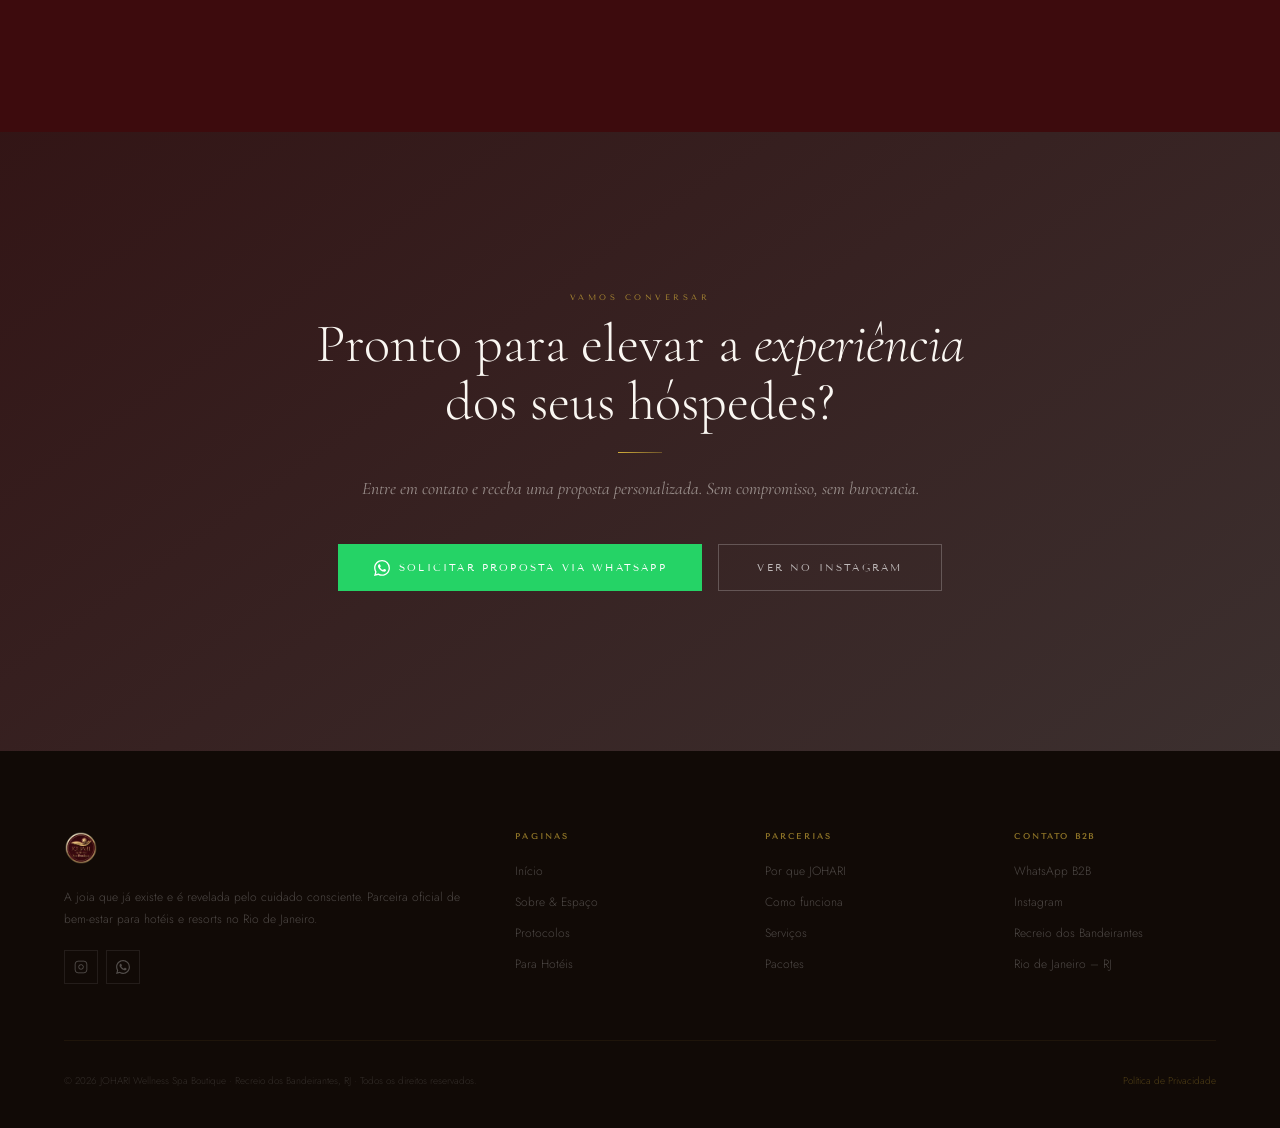
<file: hoteis.html>
<!DOCTYPE html>
<html lang="pt-BR">
<head> <meta charset="UTF-8"/> <meta name="viewport" content="width=device-width, initial-scale=1.0"/> <title>JOHARI para Hotéis & Resorts | Serviço In-House de Wellness Premium · Rio de Janeiro, RJ</title> <meta name="description" content="JOHARI Wellness oferece serviço in-house de spa e estética para hotéis boutique e resorts no Rio de Janeiro. Menu de wellness personalizado, protocolos de pós-operatório, massagens e rituais sensoriais. Parceria B2B sob medida para elevar a experiência dos seus hóspedes."/> <meta name="keywords" content="spa in-house hotel Rio de Janeiro, wellness hotel parceria RJ, serviço spa hotel boutique Rio de Janeiro, massagem hotel Recreio RJ, protocolo pós-operatório hóspedes hotel, amenidade wellness hotel RJ, JOHARI parceria hoteleira, spa móvel Rio de Janeiro, B2B wellness hotelaria RJ"/> <meta name="robots" content="index, follow"/> <link rel="canonical" href="https://joharispaboutique.com/hoteis.html"/> <meta property="og:type" content="website"/> <meta property="og:url" content="https://joharispaboutique.com/hoteis.html"/> <meta property="og:title" content="JOHARI Wellness | Parceria In-House para Hotéis e Resorts · Rio de Janeiro"/> <meta property="og:description" content="Leve o spa JOHARI ao seu hotel. Menu de wellness personalizado, rituais Flow, protocolos faciais e pós-operatório. Atendimento discreto, exclusivo e com identidade do seu espaço."/> <meta property="og:image" content="https://joharispaboutique.com/marina-preto.jpg"/> <meta property="og:image:width" content="900"/> <meta property="og:image:height" content="1200"/> <meta property="og:image:alt" content="JOHARI Wellness – Parceria In-House para Hotéis, Rio de Janeiro"/> <meta property="og:locale" content="pt_BR"/> <meta property="og:site_name" content="JOHARI Wellness Spa Boutique"/> <meta name="twitter:card" content="summary_large_image"/> <meta name="twitter:title" content="JOHARI Wellness | Spa In-House para Hotéis · RJ"/> <meta name="twitter:description" content="Protocolos premium de wellness levados ao seu hotel. Parceria B2B sob medida."/> <meta name="twitter:image" content="https://joharispaboutique.com/marina-preto.jpg"/> <script type="application/ld+json">{"@context":"https://schema.org","@type":"Service","name":"JOHARI Wellness – Serviço In-House para Hotéis","description":"Serviço de spa e wellness in-house para hotéis boutique e resorts no Rio de Janeiro. Protocolos de massagem, estética, rituais sensoriais e pós-operatório levados ao seu estabelecimento.","provider":{"@type":"HealthAndBeautyBusiness","name":"JOHARI Wellness Spa Boutique","url":"https://joharispaboutique.com","telephone":"+5521990334195","address":{"@type":"PostalAddress","addressLocality":"Rio de Janeiro","addressRegion":"RJ","addressCountry":"BR","neighborhood":"Recreio dos Bandeirantes"}},"serviceType":"Wellness Spa In-House","areaServed":{"@type":"City","name":"Rio de Janeiro"},"audience":{"@type":"BusinessAudience","audienceType":"Hotels and Resorts"}}</script> <link rel="preconnect" href="https://fonts.googleapis.com"/> <link rel="preconnect" href="https://fonts.gstatic.com" crossorigin/> <link href="https://fonts.googleapis.com/css2?family=Cormorant+Garamond:ital,wght@0,300;0,400;0,500;1,300;1,400&family=Tenor+Sans&family=Jost:wght@200;300;400;500&display=swap" rel="stylesheet"/> <link rel="stylesheet" href="johari.css"/> <style> /* ══ HOTÉIS PAGE STYLES ══ */ /* PAGE HERO – hotel variant */ .page-hero.hot-hero{padding:11rem 4rem 7rem;background:var(--BD);text-align:left} .page-hero.hot-hero::before{background:url('https://images.unsplash.com/photo-1566073771259-6a8506099945?w=1920&q=75')center/cover no-repeat;opacity:.1;filter:saturate(0)} .hot-hero-inner{max-width:1200px;margin:0 auto;display:grid;grid-template-columns:1fr auto;gap:4rem;align-items:end} .hot-hero-kpi{display:flex;flex-direction:column;gap:.6rem;padding:2rem 2.2rem;border:1px solid rgba(211,174,57,.18);background:rgba(211,174,57,.04);min-width:200px;text-align:center;flex-shrink:0} .kpi-n{font-family:'Cormorant Garamond',serif;font-size:3rem;color:var(--G);line-height:1} .kpi-l{font-family:'Tenor Sans',sans-serif;font-size:.5rem;letter-spacing:.2em;text-transform:uppercase;color:rgba(250,247,242,.38)} .ctah-wa{background:#25D366;color:#fff;font-family:'Tenor Sans',sans-serif;font-size:.62rem;letter-spacing:.22em;text-transform:uppercase;padding:.95rem 2.2rem;transition:all .35s;display:inline-flex;align-items:center;gap:.6rem} .ctah-wa:hover{background:#20ba5a;transform:translateY(-2px)} .ctah-wa svg{width:16px;height:16px;fill:#fff;flex-shrink:0} /* PROPOSTA DE VALOR */ #proposta{padding:9rem 4rem;background:var(--CR)} .prop-w{max-width:1200px;margin:0 auto;display:grid;grid-template-columns:1.1fr 1fr;gap:6rem;align-items:center} .prop-left p{font-size:.91rem;font-weight:300;line-height:1.92;color:var(--TX);margin-bottom:1rem} .prop-left .hl{font-family:'Cormorant Garamond',serif;font-size:1.18rem;font-style:italic;color:var(--B);line-height:1.62;border-left:2px solid var(--G);padding-left:1.3rem;margin:1.6rem 0;position:relative} .prop-left .hl::before{content:'';position:absolute;left:-1px;top:0;height:0;width:2px;background:var(--GL);transition:height .6s ease;opacity:0} .prop-left .hl:hover::before{height:100%;opacity:1} .prop-nums{display:grid;grid-template-columns:repeat(3,1fr);gap:1.5px;margin-top:2.5rem} .pn{background:var(--BE);padding:1.6rem 1.4rem;text-align:center;border-top:2px solid transparent;transition:border-top-color .3s} .pn:hover{border-top-color:var(--G);background:var(--SA)} .pn .n{font-family:'Cormorant Garamond',serif;font-size:2rem;color:var(--G);line-height:1} .pn .l{font-family:'Tenor Sans',sans-serif;font-size:.5rem;letter-spacing:.16em;text-transform:uppercase;color:var(--TM);margin-top:3px} .prop-visual{display:grid;grid-template-columns:1fr 1fr;gap:1.5px} .pv{background:var(--BD);padding:2rem 1.8rem;transition:background .35s} .pv:hover{background:#2a0c0e} .pv-ic{font-size:1.2rem;color:var(--G);opacity:.8;display:block;margin-bottom:.9rem} .pv h3{font-family:'Cormorant Garamond',serif;font-size:1.08rem;color:var(--CR);font-weight:400;margin-bottom:.35rem} .pv p{font-size:.78rem;font-weight:300;color:rgba(250,247,242,.38);line-height:1.72} /* COMO FUNCIONA */ #como{padding:9rem 4rem;background:var(--BD)} .como-w{max-width:1200px;margin:0 auto} .como-hd{text-align:center;margin-bottom:5rem} .como-steps{display:grid;grid-template-columns:repeat(4,1fr);gap:1.5px;position:relative} .como-steps::before{content:'';position:absolute;top:2.5rem;left:calc(12.5% + 1px);right:calc(12.5% + 1px);height:1px;background:linear-gradient(to right,rgba(211,174,57,.3),rgba(211,174,57,.1),rgba(211,174,57,.3));pointer-events:none} .cs{background:rgba(255,255,255,.04);border:1px solid rgba(211,174,57,.06);padding:2.5rem 1.6rem;text-align:center;transition:background .35s,border-color .35s} .cs:hover{background:rgba(255,255,255,.08);border-color:rgba(211,174,57,.18)} .cs-num{font-family:'Cormorant Garamond',serif;font-size:1.1rem;color:var(--G);width:44px;height:44px;border:1px solid rgba(211,174,57,.3);border-radius:50%;display:inline-flex;align-items:center;justify-content:center;margin:0 auto 1.3rem;line-height:1;transition:background .3s,border-color .3s} .cs:hover .cs-num{background:rgba(211,174,57,.08);border-color:rgba(211,174,57,.55)} .cs h4{font-family:'Cormorant Garamond',serif;font-size:1.05rem;color:var(--CR);font-weight:400;margin-bottom:.45rem} .cs p{font-size:.79rem;font-weight:300;color:rgba(250,247,242,.38);line-height:1.72} /* SERVIÇOS */ #servicos{padding:9rem 4rem;background:var(--BE)} .srv-w{max-width:1200px;margin:0 auto} .srv-hd{text-align:center;margin-bottom:4.5rem} .srv-tabs{display:flex;gap:0;justify-content:center;margin-bottom:3rem;border-bottom:1px solid rgba(95,18,20,.1)} .srv-tab{font-family:'Tenor Sans',sans-serif;font-size:.58rem;letter-spacing:.2em;text-transform:uppercase;color:var(--TM);padding:.8rem 1.6rem;cursor:pointer;border-bottom:2px solid transparent;transition:all .3s;background:none;border-top:none;border-left:none;border-right:none} .srv-tab.active,.srv-tab:hover{color:var(--B);border-bottom-color:var(--G)} .srv-panel{display:none;grid-template-columns:repeat(3,1fr);gap:1.5px} .srv-panel.active{display:grid} .sc{background:var(--CR);padding:2rem 1.8rem;border-bottom:2px solid transparent;transition:all .35s} .sc:hover{border-bottom-color:var(--G);transform:translateY(-3px);box-shadow:0 10px 30px rgba(95,18,20,.07)} .sc-ic{transition:transform .35s,opacity .35s} .sc:hover .sc-ic{transform:scale(1.12);opacity:1} .sc-ic{font-size:1.1rem;color:var(--G);opacity:.8;display:block;margin-bottom:.85rem} .sc h3{font-family:'Cormorant Garamond',serif;font-size:1.15rem;color:var(--B);font-weight:400;margin-bottom:.3rem} .sc-dur{font-family:'Tenor Sans',sans-serif;font-size:.5rem;letter-spacing:.2em;text-transform:uppercase;color:rgba(211,174,57,.6);margin-bottom:.6rem;display:block} .sc p{font-size:.79rem;font-weight:300;color:var(--TM);line-height:1.72} /* PACOTES */ #pacotes{padding:9rem 4rem;background:var(--CR)} .pac-w{max-width:1200px;margin:0 auto} .pac-hd{text-align:center;margin-bottom:4.5rem} .pac-grid{display:grid;grid-template-columns:repeat(3,1fr);gap:1.5px} .pk{background:var(--BE);padding:2.5rem 2.2rem;display:flex;flex-direction:column;transition:all .35s;position:relative;overflow:hidden} .pk::before{content:'';position:absolute;top:0;left:0;right:0;height:2px;background:transparent;transition:background .4s} .pk:hover{transform:translateY(-4px);box-shadow:0 14px 36px rgba(95,18,20,.08)} .pk:hover::before{background:rgba(211,174,57,.35)} .pk.destaque{background:var(--BD)} .pk.destaque::before{background:var(--G)} .pk-badge{font-family:'Tenor Sans',sans-serif;font-size:.48rem;letter-spacing:.2em;text-transform:uppercase;color:rgba(211,174,57,.6);margin-bottom:.8rem;display:block} .pk.destaque .pk-badge{color:rgba(211,174,57,.7)} .pk h3{font-family:'Cormorant Garamond',serif;font-size:1.5rem;color:var(--B);font-weight:300;margin-bottom:.3rem} .pk.destaque h3{color:var(--CR)} .pk-sub{font-family:'Tenor Sans',sans-serif;font-size:.52rem;letter-spacing:.18em;text-transform:uppercase;color:var(--TM);margin-bottom:1.4rem;display:block} .pk.destaque .pk-sub{color:rgba(250,247,242,.38)} .pk-list{list-style:none;flex:1;margin-bottom:1.8rem} .pk-list li{font-size:.82rem;font-weight:300;color:var(--TX);padding:.42rem 0;border-bottom:1px solid rgba(95,18,20,.06);display:flex;align-items:flex-start;gap:.5rem;line-height:1.5} .pk.destaque .pk-list li{color:rgba(250,247,242,.55);border-bottom-color:rgba(255,255,255,.05)} .pk-list li::before{content:'◇';color:var(--G);font-size:.6rem;flex-shrink:0;margin-top:2px} .pk-cta{font-family:'Tenor Sans',sans-serif;font-size:.58rem;letter-spacing:.2em;text-transform:uppercase;background:transparent;border:1px solid rgba(95,18,20,.18);color:var(--B);padding:.85rem 1.4rem;transition:all .3s;display:block;text-align:center;cursor:pointer;text-decoration:none;margin-top:auto} .pk-cta:hover{background:var(--B);color:var(--CR);border-color:var(--B)} .pk.destaque .pk-cta{border-color:rgba(211,174,57,.3);color:var(--G)} .pk.destaque .pk-cta:hover{background:var(--G);color:var(--BD);border-color:var(--G)} .pk-ribbon{position:absolute;top:1rem;right:1rem;font-family:'Tenor Sans',sans-serif;font-size:.45rem;letter-spacing:.18em;text-transform:uppercase;background:var(--G);color:var(--BD);padding:.2rem .6rem} /* DEPOIMENTO */ #dep-hotel{padding:8rem 4rem;background:var(--BD)} .dep-hot-w{max-width:860px;margin:0 auto;text-align:center} .dep-hot-quote{font-family:'Cormorant Garamond',serif;font-size:clamp(1.3rem,2.8vw,1.9rem);font-weight:300;font-style:italic;color:var(--CR);line-height:1.65;position:relative;padding:0 2rem} .dep-hot-quote::before{content:'\275D';position:absolute;left:0;top:-.2rem;font-size:3rem;color:rgba(211,174,57,.2);font-style:normal;line-height:1} .dep-hot-author{font-family:'Tenor Sans',sans-serif;font-size:.56rem;letter-spacing:.26em;text-transform:uppercase;color:rgba(211,174,57,.55);margin-top:2rem;display:block} /* FAQ */ #faq-hot{padding:8rem 4rem;background:var(--CR)} .fqh-w{max-width:780px;margin:0 auto} .fqh-hd{text-align:center;margin-bottom:4rem} 
/* FAQ ACCORDION */
.fql{display:flex;flex-direction:column;gap:2px;margin-top:1rem}
.fi{border:1px solid rgba(95,18,20,.08);background:var(--BE);overflow:hidden;transition:border-color .35s,background .35s}
.fi.open{border-color:rgba(95,18,20,.22);background:var(--SA)}
.fq{display:flex;align-items:center;justify-content:space-between;padding:1.4rem 1.8rem;cursor:pointer;gap:1.5rem}
.fq span{font-family:'Cormorant Garamond',serif;font-size:1.08rem;font-weight:400;color:var(--B);line-height:1.35}
.fp{width:30px;height:30px;border:1px solid rgba(95,18,20,.15);display:flex;align-items:center;justify-content:center;flex-shrink:0;font-size:1.2rem;font-weight:300;color:var(--B);transition:all .35s;line-height:1}
.fi.open .fp{background:var(--G);border-color:var(--G);color:var(--BD);transform:rotate(45deg)}
.fi:hover .fp{border-color:rgba(95,18,20,.35)}
.fa{max-height:0;overflow:hidden;transition:max-height .45s cubic-bezier(.25,.46,.45,.94),padding .35s}
.fa-inner{padding:0 1.8rem 1.6rem;font-size:.86rem;font-weight:300;color:var(--TM);line-height:1.8;border-top:1px solid rgba(95,18,20,.07)}
.fi.open .fa{max-height:400px}

/* CTA FINAL */ #cta-hotel{padding:10rem 4rem;position:relative;overflow:hidden;background:url('https://images.unsplash.com/photo-1571896349842-33c89424de2d?w=1920&q=75')center/cover no-repeat} #cta-hotel::before{content:'';position:absolute;inset:0;background:linear-gradient(145deg,rgba(38,7,8,.94),rgba(18,4,4,.82))} .ctah-i{position:relative;z-index:1;max-width:700px;margin:0 auto;text-align:center} .ctah-i .st{color:var(--CR);margin-bottom:.9rem} .ctah-i p{font-family:'Cormorant Garamond',serif;font-size:1.1rem;font-style:italic;color:rgba(250,247,242,.5);margin-bottom:2.5rem;line-height:1.72} .ctah-btns{display:flex;gap:1rem;justify-content:center;flex-wrap:wrap} /* RESPONSIVE */ @media(max-width:1024px){ .hot-hero-inner,.prop-w{grid-template-columns:1fr;gap:3rem} .hot-hero-kpi{flex-direction:row;gap:2rem;justify-content:center} .como-steps{grid-template-columns:repeat(2,1fr)} .como-steps::before{display:none} .pac-grid,.prop-visual{grid-template-columns:1fr 1fr} .srv-panel.active{grid-template-columns:1fr 1fr} } @media(max-width:768px){ .page-hero.hot-hero{padding:8rem 1.5rem 5rem} #proposta,#como,#servicos,#pacotes,#dep-hotel,#faq-hot,#cta-hotel{padding:5.5rem 1.5rem!important} .prop-visual,.pac-grid,.srv-panel.active{grid-template-columns:1fr} .como-steps{grid-template-columns:1fr} .srv-tabs{flex-wrap:wrap} .hot-hero-kpi{flex-direction:column} .ctah-btns{flex-direction:column;align-items:center} } </style>
</head>
<body>
<div id="cd"></div><div id="cr"></div> <div id="mm"> <button id="mc">✕</button> <a href="index.html">Início</a> <a href="sobre.html">Sobre &amp; Espaço</a> <a href="protocolos.html">Protocolos</a> <a href="hoteis.html">Para Hotéis</a> <a href="https://wa.me/5521990334195" target="_blank" class="mm-wa">Agendar</a>
</div> <nav id="nav" class="on"> <div class="nl"><a href="index.html"><img src="logo-site.png" alt="JOHARI Wellness Spa Boutique – Recreio dos Bandeirantes, RJ"/></a></div> <ul class="nlinks"> <li><a href="index.html">Início</a></li> <li><a href="sobre.html">Sobre &amp; Espaço</a></li> <li><a href="protocolos.html">Protocolos</a></li> <li><a href="hoteis.html" class="active">Para Hotéis</a></li> </ul> <div class="nend"> <button class="lbtn" id="lb">EN</button> <a href="https://wa.me/5521990334195?text=Parceria%20Hotel" target="_blank" class="nwa" data-pt="Proposta" data-en="Proposal">Proposta</a> <div class="hbg" id="hbg"><span></span><span></span><span></span></div> </div>
</nav> <!-- HERO -->
<header class="page-hero hot-hero"> <div class="hot-hero-inner rv"> <div> <nav class="breadcrumb" style="padding:0;margin-bottom:2rem"><a href="index.html">Início</a><span>›</span><span>Para Hotéis</span></nav> <span class="ph-badge" data-pt="Parcerias B2B · In-House Wellness" data-en="B2B Partnerships · In-House Wellness">Parcerias B2B · In-House Wellness</span> <h1 class="ph-title" style="text-align:left" data-pt="JOHARI no <em>seu hotel</em>" data-en="JOHARI at <em>your hotel</em>">JOHARI no <em>seu hotel</em></h1> <div class="ph-sep" style="margin:1.4rem 0"></div> <p class="ph-sub" style="text-align:left;max-width:560px;margin:0 0 2.2rem" data-pt="Levamos protocolos premium de wellness e estética para os seus hóspedes — sem que eles precisem sair do seu espaço." data-en="We bring premium wellness and aesthetic protocols to your guests — without them having to leave your property.">Levamos protocolos premium de wellness e estética para os seus hóspedes — sem que eles precisem sair do seu espaço.</p> <div style="display:flex;gap:1rem;flex-wrap:wrap"> <a href="https://wa.me/5521990334195?text=Olá!%20Tenho%20interesse%20em%20parceria%20JOHARI%20para%20hotel." target="_blank" class="ctah-wa"> <svg viewBox="0 0 24 24"><path d="M17.472 14.382c-.297-.149-1.758-.867-2.03-.967-.273-.099-.471-.148-.67.15-.197.297-.767.966-.94 1.164-.173.199-.347.223-.644.075-.297-.15-1.255-.463-2.39-1.475-.883-.788-1.48-1.761-1.653-2.059-.173-.297-.018-.458.13-.606.134-.133.298-.347.446-.52.149-.174.198-.298.298-.497.099-.198.05-.371-.025-.52-.075-.149-.669-1.612-.916-2.207-.242-.579-.487-.5-.669-.51-.173-.008-.371-.01-.57-.01-.198 0-.52.074-.792.372-.272.297-1.04 1.016-1.04 2.479 0 1.462 1.065 2.875 1.213 3.074.149.198 2.096 3.2 5.077 4.487.709.306 1.262.489 1.694.625.712.227 1.36.195 1.871.118.571-.085 1.758-.719 2.006-1.413.248-.694.248-1.289.173-1.413-.074-.124-.272-.198-.57-.347m-5.421 7.403h-.004a9.87 9.87 0 01-5.031-1.378l-.361-.214-3.741.982.998-3.648-.235-.374a9.86 9.86 0 01-1.51-5.26c.001-5.45 4.436-9.884 9.888-9.884 2.64 0 5.122 1.03 6.988 2.898a9.825 9.825 0 012.893 6.994c-.003 5.45-4.437 9.884-9.885 9.884m8.413-18.297A11.815 11.815 0 0012.05 0C5.495 0 .16 5.335.157 11.892c0 2.096.547 4.142 1.588 5.945L.057 24l6.305-1.654a11.882 11.882 0 005.683 1.448h.005c6.554 0 11.89-5.335 11.893-11.893a11.821 11.821 0 00-3.48-8.413z"/></svg> <span data-pt="Solicitar Proposta" data-en="Request Proposal">Solicitar Proposta</span> </a> <a href="#pacotes" class="bo bo-w" data-pt="Ver Pacotes" data-en="See Packages">Ver Pacotes</a> </div> </div> <div class="hot-hero-kpi"> <div><div class="kpi-n">100%</div><div class="kpi-l">In-House</div></div> <div style="width:40px;height:1px;background:rgba(211,174,57,.15);margin:.5rem auto"></div> <div><div class="kpi-n">15+</div><div class="kpi-l" data-pt="anos expertise" data-en="years expertise">anos expertise</div></div> <div style="width:40px;height:1px;background:rgba(211,174,57,.15);margin:.5rem auto"></div> <div><div class="kpi-n">B2B</div><div class="kpi-l" data-pt="sob medida" data-en="tailored">sob medida</div></div> </div> </div>
</header> <!-- PROPOSTA DE VALOR -->
<section id="proposta" aria-labelledby="prop-h2"> <div class="prop-w"> <div class="prop-left rv"> <span class="ey" data-pt="Por que escolher JOHARI" data-en="Why choose JOHARI">Por que escolher JOHARI</span> <h2 id="prop-h2" class="st" data-pt="O wellness que <em>eleva</em> sua hospedagem" data-en="Wellness that <em>elevates</em> your hospitality">O wellness que <em>eleva</em> sua hospedagem</h2> <div class="gl"></div> <p>Seus hóspedes chegam em busca de uma experiência completa. Com JOHARI in-house, sua propriedade oferece cuidado premium de estética e bem-estar — sem investimento em infraestrutura de spa.</p> <p>Levamos tudo: equipamentos, insumos, aromaterapia e a experiência de 15+ anos de Marina Preto. O menu de wellness pode ser personalizado com a identidade do seu hotel.</p> <p class="hl">"Seus hóspedes merecem mais do que um bom quarto — merecem uma experiência que ficará na memória."</p> <div class="prop-nums rv"> <div class="pn"><div class="n">Zero</div><div class="l">estrutura própria</div></div> <div class="pn"><div class="n">100%</div><div class="l">personalizado</div></div> <div class="pn"><div class="n">15+</div><div class="l">anos de expertise</div></div> </div> <div style="margin-top:2rem;display:flex;gap:1rem;flex-wrap:wrap"> <a href="https://wa.me/5521990334195" target="_blank" class="bg">Quero uma Proposta</a> <a href="protocolos.html" class="bo">Ver Protocolos</a> </div> </div> <div class="prop-visual rv"> <div class="pv"><span class="pv-ic">◇</span><h3>Sem estrutura necessária</h3><p>Equipamentos, insumos, aromaterapia e tudo mais chegam com a JOHARI.</p></div> <div class="pv"><span class="pv-ic">◈</span><h3>Menu personalizado</h3><p>Menu de wellness adaptado ao perfil dos seus hóspedes e ao estilo do espaço.</p></div> <div class="pv"><span class="pv-ic">◉</span><h3>Pós-operatório discreto</h3><p>Hóspedes em recuperação atendidos com especialização e total discrição no próprio quarto ou suite.</p></div> <div class="pv"><span class="pv-ic">✦</span><h3>Agendamento integrado</h3><p>Coordenamos com sua recepção para uma experiência de booking fluida para o hóspede.</p></div> </div> </div>
</section> <!-- COMO FUNCIONA A PARCERIA -->
<section id="como" aria-labelledby="como-h2"> <div class="como-w"> <div class="como-hd rv"> <span class="ey" style="color:var(--G)">O processo</span> <h2 id="como-h2" class="st" style="color:var(--CR)">Como funciona a <em>parceria</em></h2> <div class="gl c" style="margin:1.2rem auto"></div> <p style="font-size:.87rem;font-weight:300;color:rgba(250,247,242,.4);max-width:480px;margin:.8rem auto 0;line-height:1.85">Da proposta à primeira sessão, um processo simples e sem burocracia.</p> </div> <div class="como-steps"> <div class="cs rv"><div class="cs-num">01</div><h4>Primeiro contato</h4><p>Você nos apresenta o seu hotel: perfil dos hóspedes, volume e necessidades.</p></div> <div class="cs rv"><div class="cs-num">02</div><h4>Proposta personalizada</h4><p>Desenvolvemos um menu de wellness exclusivo com a identidade do seu espaço.</p></div> <div class="cs rv"><div class="cs-num">03</div><h4>Alinhamento</h4><p>Visita técnica, alinhamento com recepção e ajustes finais de logística.</p></div> <div class="cs rv"><div class="cs-num">04</div><h4>Parceria ativa</h4><p>Atendemos seus hóspedes com a qualidade JOHARI. Relatórios mensais disponíveis.</p></div> </div> </div>
</section> <!-- SERVIÇOS -->
<section id="servicos" aria-labelledby="srv-h2"> <div class="srv-w"> <div class="srv-hd rv"> <span class="ey">Menu In-House</span> <h2 id="srv-h2" class="st">Serviços disponíveis <em>para seus hóspedes</em></h2> <div class="gl c"></div> <p style="font-size:.87rem;font-weight:300;color:var(--TM);max-width:500px;margin:.8rem auto 0;line-height:1.85">Todos os protocolos JOHARI podem ser oferecidos in-house. Selecionamos abaixo os mais solicitados por hotéis.</p> </div> <div class="srv-tabs rv" role="tablist"> <button class="srv-tab active" role="tab" aria-selected="true" data-panel="flow">Relaxamento &amp; Flow</button> <button class="srv-tab" role="tab" aria-selected="false" data-panel="posop">Pós-Operatório</button> <button class="srv-tab" role="tab" aria-selected="false" data-panel="facial">Facial</button> <button class="srv-tab" role="tab" aria-selected="false" data-panel="corpo">Corpo</button> </div> <div class="srv-panel active" id="panel-flow"> <div class="sc rv"><span class="sc-ic">◇</span><h3>Flow Essencial</h3><span class="sc-dur">30–45 min</span><p>Escalda-pés aromático, massagem integrativa leve e chá aromático. Ideal como amenidade de boas-vindas.</p></div> <div class="sc rv"><span class="sc-ic">◈</span><h3>Flow Ritual</h3><span class="sc-dur">60 min</span><p>Ritual completo de relaxamento profundo com toque sensorial fluido, escalda-pés e finalização com chá ou espumante.</p></div> <div class="sc rv"><span class="sc-ic">✦</span><h3>Flow Signature</h3><span class="sc-dur">90 min</span><p>Ritual premium com pedras quentes, óleos essenciais e finalização com espumante e petiscos. O mais solicitado para hóspedes VIP.</p></div> </div> <div class="srv-panel" id="panel-posop"> <div class="sc rv"><span class="sc-ic">◎</span><h3>Drenagem Linfática Neurofuncional</h3><span class="sc-dur">60–75 min</span><p>Técnica especializada para hóspedes em recuperação pós-cirúrgica. Redução de retenção e leveza corporal com total discrição.</p></div> <div class="sc rv"><span class="sc-ic">◈</span><h3>Massagem Neurointegrativa Pós-Op</h3><span class="sc-dur">60 min</span><p>Estímulos profundos e ativação neurossensorial para aceleração da recuperação. Em diálogo com a equipe médica do hóspede.</p></div> <div class="sc rv"><span class="sc-ic">◉</span><h3>Protocolo de Recuperação Completo</h3><span class="sc-dur">3–5 sessões</span><p>Pacote de sessões sequenciais durante a estadia, cobrindo as diferentes fases da recuperação pós-cirúrgica.</p></div> </div> <div class="srv-panel" id="panel-facial"> <div class="sc rv"><span class="sc-ic">◇</span><h3>Lumière Purify</h3><span class="sc-dur">90 min</span><p>Limpeza facial profunda com drenagem e lifting manual. Pele luminosa. Ideal após viagens longas.</p></div> <div class="sc rv"><span class="sc-ic">◈</span><h3>Lumière Revital</h3><span class="sc-dur">60–75 min</span><p>Nutrição profunda para pele hidratada e luminosa. Perfeito como preparação para eventos especiais.</p></div> <div class="sc rv"><span class="sc-ic">◉</span><h3>Lumière Contour</h3><span class="sc-dur">60–75 min</span><p>Lifting, drenagem e radiofrequência para contorno facial redefinido com resultado imediato.</p></div> </div> <div class="srv-panel" id="panel-corpo"> <div class="sc rv"><span class="sc-ic">◇</span><h3>Reset Cell</h3><span class="sc-dur">60 min</span><p>Redução de celulite e ativação metabólica com tecnologia avançada e massagem neurointegrativa. Leveza e renovação.</p></div> <div class="sc rv"><span class="sc-ic">◈</span><h3>Reset Firm</h3><span class="sc-dur">60–75 min</span><p>Tonificação e firmeza corporal com tecnologia e massagem modeladora. Resultados duradouros.</p></div> <div class="sc rv"><span class="sc-ic">◉</span><h3>Reset Intense</h3><span class="sc-dur">60–75 min</span><p>Remodelação corporal integrada com tecnologias avançadas e técnicas manuais. Resultados visíveis e bem-estar profundo.</p></div> </div> <div class="rv" style="text-align:center;margin-top:3rem"> <a href="protocolos.html" class="bg">Ver Catálogo Completo</a> </div> </div>
</section> <!-- PACOTES -->
<section id="pacotes" aria-labelledby="pac-h2"> <div class="pac-w"> <div class="pac-hd rv"> <span class="ey">Modelos de parceria</span> <h2 id="pac-h2" class="st">Pacotes para <em>cada tipo de hotel</em></h2> <div class="gl c"></div> <p style="font-size:.88rem;font-weight:300;color:var(--TM);max-width:520px;margin:.8rem auto 0;line-height:1.85">Cada parceria é desenhada sob medida. Consulte-nos para receber uma proposta personalizada.</p> </div> <div class="pac-grid"> <div class="pk rv"> <span class="pk-badge">Modelo Flexível</span> <h3>Sob Demanda</h3> <span class="pk-sub">Por sessão · Agendamento avulso</span> <ul class="pk-list"> <li>Sessões avulsas para hóspedes</li> <li>Agendamento direto via WhatsApp</li> <li>Qualquer protocolo do menu</li> <li>Sem comprometimento mensal</li> <li>Ideal para pousadas e hotéis menores</li> </ul> <a href="https://wa.me/5521990334195" target="_blank" class="pk-cta">Consultar Condições</a> </div> <div class="pk destaque rv"> <div class="pk-ribbon">Mais popular</div> <span class="pk-badge">✦ Parceria Mensal</span> <h3>Plano Mensal</h3> <span class="pk-sub">Sessões fixas · Identidade exclusiva</span> <ul class="pk-list"> <li>Pacote de sessões mensais acordado</li> <li>Menu com identidade e nome do hotel</li> <li>Agendamento integrado à recepção</li> <li>Relatório mensal de satisfação</li> <li>Atendimento prioritário e garantido</li> <li>Protocolos pós-op incluídos</li> </ul> <a href="https://wa.me/5521990334195" target="_blank" class="pk-cta">Solicitar Proposta</a> </div> <div class="pk rv"> <span class="pk-badge">Ocasiões Especiais</span> <h3>Evento &amp; Especial</h3> <span class="pk-sub">Temporadas, eventos e grupos VIP</span> <ul class="pk-list"> <li>Alta temporada ou datas específicas</li> <li>Grupos e eventos corporativos</li> <li>Lua de mel e ocasiões românticas</li> <li>Retiros de bem-estar</li> <li>Day SPA Flow Afrodite para grupos</li> </ul> <a href="https://wa.me/5521990334195" target="_blank" class="pk-cta">Consultar Condições</a> </div> </div> </div>
</section> <!-- DEPOIMENTO -->
<section id="dep-hotel" aria-label="Depoimento parceria hoteleira"> <div class="dep-hot-w rv"> <div style="font-size:.7rem;letter-spacing:.12em;color:rgba(211,174,57,.6);margin-bottom:2rem">★★★★★</div> <blockquote class="dep-hot-quote">"Desde que integramos a JOHARI ao nosso menu de hóspedes, os comentários sobre bem-estar aumentaram significativamente. A discrição e a qualidade do serviço elevaram a percepção de luxo do nosso hotel sem nenhum investimento em infraestrutura."</blockquote> <span class="dep-hot-author">Gerência de um hotel parceiro · Rio de Janeiro, RJ</span> </div>
</section> <!-- FAQ HOTÉIS -->
<section id="faq-hot" aria-labelledby="faqh-h2"> <div class="fqh-w"> <div class="fqh-hd rv"> <span class="ey" style="text-align:center;display:block">Dúvidas da parceria</span> <h2 id="faqh-h2" class="st">Perguntas <em>frequentes</em></h2> <div class="gl c"></div> </div> <div class="fql"> <div class="fi"><div class="fq"><span>O hotel precisa ter spa próprio para a parceria?</span><div class="fp">+</div></div><div class="fa"><div class="fa-inner">Não. A JOHARI leva tudo necessário para o atendimento. Trabalhamos em suítes, quartos adaptados ou salões indicados pela gestão.</div></div></div> <div class="fi"><div class="fq"><span>Como funciona o agendamento com os hóspedes?</span><div class="fp">+</div></div><div class="fa"><div class="fa-inner">O hóspede pode agendar via WhatsApp, ou pela recepção que coordena conosco. Confirmação em até 30 minutos.</div></div></div> <div class="fi"><div class="fq"><span>Atendem pós-operatório com total discrição?</span><div class="fp">+</div></div><div class="fa"><div class="fa-inner">Sim. Marina é especializada em recuperação pós-cirúrgica. O atendimento é feito sem qualquer identificação externa, diretamente no quarto ou suite do hóspede.</div></div></div> <div class="fi"><div class="fq"><span>Qual é a área de cobertura da JOHARI?</span><div class="fp">+</div></div><div class="fa"><div class="fa-inner">Atendemos hotéis e resorts no Rio de Janeiro e região. Parcerias fora do estado são avaliadas para eventos ou contratos de longa duração.</div></div></div> <div class="fi"><div class="fq"><span>É possível criar nome exclusivo para os protocolos?</span><div class="fp">+</div></div><div class="fa"><div class="fa-inner">Sim! Criamos um menu com a linguagem, nomenclatura e identidade visual do seu hotel. O hóspede sente que é um serviço próprio do estabelecimento.</div></div></div> <div class="fi"><div class="fq"><span>Como funciona o faturamento?</span><div class="fp">+</div></div><div class="fa"><div class="fa-inner">Apresentamos propostas por sessão, pacote mensal ou contrato de temporada. O formato é definido em conjunto com a gestão do hotel.</div></div></div> </div> </div>
</section> 
<!-- TRANSFER PRIVATIVO -->
<section id="transfer" style="padding:9rem 4rem;background:var(--BD)" aria-labelledby="transfer-h2">
  <div style="max-width:900px;margin:0 auto;text-align:center">
    <div class="rv">
      <span class="ey" style="color:var(--G)">Exclusividade &amp; Conforto</span>
      <h2 id="transfer-h2" class="st" style="color:var(--CR)">Transfer <em>Privativo</em></h2>
      <div class="gl c" style="margin:1.2rem auto"></div>
    </div>
    <div class="rv" style="max-width:720px;margin:0 auto">
      <p style="font-family:'Cormorant Garamond',serif;font-size:1.35rem;font-style:italic;font-weight:300;color:var(--CR);line-height:1.72;margin-bottom:2rem">Conforto &amp; Exclusividade</p>
      <p style="font-size:.91rem;font-weight:300;color:rgba(250,247,242,.52);line-height:1.92;margin-bottom:1rem">No Johari Wellness SPA Boutique, cada detalhe é pensado para transformar o seu momento em uma experiência completa.</p>
      <p style="font-size:.91rem;font-weight:300;color:rgba(250,247,242,.52);line-height:1.92;margin-bottom:1rem">Para isso, disponibilizamos o serviço de transfer privativo, permitindo que sua jornada de cuidado comece antes mesmo da sua chegada. Com discrição, pontualidade e conforto, você é conduzida diretamente do seu hotel ou residência até o Spa, em um trajeto tranquilo que já convida ao relaxamento.</p>
      <p style="font-family:'Cormorant Garamond',serif;font-size:1.12rem;font-style:italic;color:rgba(250,247,242,.65);line-height:1.75;border-left:2px solid var(--G);padding-left:1.4rem;margin:2rem 0;text-align:left">Aqui, você não precisa se preocupar com nada — apenas permitir-se desacelerar, respirar e se reconectar.</p>
      <p style="font-size:.91rem;font-weight:300;color:rgba(250,247,242,.52);line-height:1.92;margin-bottom:2.5rem">O serviço pode ser incluído em protocolos exclusivos ou solicitado como um adicional, de acordo com sua preferência.</p>
      <a href="https://wa.me/5521990334195?text=Olá!%20Gostaria%20de%20informações%20sobre%20o%20transfer%20privativo%20JOHARI." target="_blank" class="bg">Solicitar Transfer</a>
    </div>
  </div>
</section>

<!-- CTA FINAL B2B -->
<section id="cta-hotel" aria-label="Solicitar parceria JOHARI para hotéis"> <div class="ctah-i rv"> <span class="ey">Vamos conversar</span> <h2 class="st">Pronto para elevar a <em>experiência</em> dos seus hóspedes?</h2> <div class="gl c"></div> <p>Entre em contato e receba uma proposta personalizada. Sem compromisso, sem burocracia.</p> <div class="ctah-btns"> <a href="https://wa.me/5521990334195?text=Olá!%20Tenho%20interesse%20em%20uma%20parceria%20JOHARI%20para%20o%20nosso%20hotel.%20Podemos%20conversar%3F" target="_blank" class="ctah-wa"> <svg viewBox="0 0 24 24"><path d="M17.472 14.382c-.297-.149-1.758-.867-2.03-.967-.273-.099-.471-.148-.67.15-.197.297-.767.966-.94 1.164-.173.199-.347.223-.644.075-.297-.15-1.255-.463-2.39-1.475-.883-.788-1.48-1.761-1.653-2.059-.173-.297-.018-.458.13-.606.134-.133.298-.347.446-.52.149-.174.198-.298.298-.497.099-.198.05-.371-.025-.52-.075-.149-.669-1.612-.916-2.207-.242-.579-.487-.5-.669-.51-.173-.008-.371-.01-.57-.01-.198 0-.52.074-.792.372-.272.297-1.04 1.016-1.04 2.479 0 1.462 1.065 2.875 1.213 3.074.149.198 2.096 3.2 5.077 4.487.709.306 1.262.489 1.694.625.712.227 1.36.195 1.871.118.571-.085 1.758-.719 2.006-1.413.248-.694.248-1.289.173-1.413-.074-.124-.272-.198-.57-.347m-5.421 7.403h-.004a9.87 9.87 0 01-5.031-1.378l-.361-.214-3.741.982.998-3.648-.235-.374a9.86 9.86 0 01-1.51-5.26c.001-5.45 4.436-9.884 9.888-9.884 2.64 0 5.122 1.03 6.988 2.898a9.825 9.825 0 012.893 6.994c-.003 5.45-4.437 9.884-9.885 9.884m8.413-18.297A11.815 11.815 0 0012.05 0C5.495 0 .16 5.335.157 11.892c0 2.096.547 4.142 1.588 5.945L.057 24l6.305-1.654a11.882 11.882 0 005.683 1.448h.005c6.554 0 11.89-5.335 11.893-11.893a11.821 11.821 0 00-3.48-8.413z"/></svg> Solicitar Proposta via WhatsApp </a> <a href="https://www.instagram.com/johariconceitowellness" target="_blank" class="bo bo-w">Ver no Instagram</a> </div> </div>
</section> <footer> <div class="ft-g"> <div class="ft-b"><img src="logo-site.png" alt="JOHARI Wellness Spa Boutique"/><p>A joia que já existe e é revelada pelo cuidado consciente. Parceira oficial de bem-estar para hotéis e resorts no Rio de Janeiro.</p><div class="ft-social"><a href="https://www.instagram.com/johariconceitowellness" target="_blank" aria-label="Instagram"><svg width="14" height="14" viewBox="0 0 24 24" fill="none" stroke="currentColor" stroke-width="1.5"><rect x="2" y="2" width="20" height="20" rx="5"/><path d="M16 11.37A4 4 0 1 1 12.63 8 4 4 0 0 1 16 11.37z"/><line x1="17.5" y1="6.5" x2="17.51" y2="6.5"/></svg></a><a href="https://wa.me/5521990334195" target="_blank" aria-label="WhatsApp"><svg width="14" height="14" viewBox="0 0 24 24" fill="currentColor"><path d="M17.472 14.382c-.297-.149-1.758-.867-2.03-.967-.273-.099-.471-.148-.67.15-.197.297-.767.966-.94 1.164-.173.199-.347.223-.644.075-.297-.15-1.255-.463-2.39-1.475-.883-.788-1.48-1.761-1.653-2.059-.173-.297-.018-.458.13-.606.134-.133.298-.347.446-.52.149-.174.198-.298.298-.497.099-.198.05-.371-.025-.52-.075-.149-.669-1.612-.916-2.207-.242-.579-.487-.5-.669-.51-.173-.008-.371-.01-.57-.01-.198 0-.52.074-.792.372-.272.297-1.04 1.016-1.04 2.479 0 1.462 1.065 2.875 1.213 3.074.149.198 2.096 3.2 5.077 4.487.709.306 1.262.489 1.694.625.712.227 1.36.195 1.871.118.571-.085 1.758-.719 2.006-1.413.248-.694.248-1.289.173-1.413-.074-.124-.272-.198-.57-.347m-5.421 7.403h-.004a9.87 9.87 0 01-5.031-1.378l-.361-.214-3.741.982.998-3.648-.235-.374a9.86 9.86 0 01-1.51-5.26c.001-5.45 4.436-9.884 9.888-9.884 2.64 0 5.122 1.03 6.988 2.898a9.825 9.825 0 012.893 6.994c-.003 5.45-4.437 9.884-9.885 9.884m8.413-18.297A11.815 11.815 0 0012.05 0C5.495 0 .16 5.335.157 11.892c0 2.096.547 4.142 1.588 5.945L.057 24l6.305-1.654a11.882 11.882 0 005.683 1.448h.005c6.554 0 11.89-5.335 11.893-11.893a11.821 11.821 0 00-3.48-8.413z"/></svg></a></div></div> <div class="ft-c"><h5>Páginas</h5><ul><li><a href="index.html">Início</a></li><li><a href="sobre.html">Sobre &amp; Espaço</a></li><li><a href="protocolos.html">Protocolos</a></li><li><a href="hoteis.html">Para Hotéis</a></li></ul></div> <div class="ft-c"><h5>Parcerias</h5><ul><li><a href="#proposta">Por que JOHARI</a></li><li><a href="#como">Como funciona</a></li><li><a href="#servicos">Serviços</a></li><li><a href="#pacotes">Pacotes</a></li></ul></div> <div class="ft-c"><h5>Contato B2B</h5><ul><li><a href="https://wa.me/5521990334195?text=Parceria%20Hotel" target="_blank">WhatsApp B2B</a></li><li><a href="https://www.instagram.com/johariconceitowellness" target="_blank">Instagram</a></li><li><span>Recreio dos Bandeirantes</span></li><li><span>Rio de Janeiro – RJ</span></li></ul></div> </div> <div class="ft-bt"><p>© 2026 JOHARI Wellness Spa Boutique · Recreio dos Bandeirantes, RJ · Todos os direitos reservados.</p><a href="sobre.html">Política de Privacidade</a></div>
</footer> <div class="wf"><div class="wt">Parceria para hotéis</div><a href="https://wa.me/5521990334195?text=Parceria%20Hotel" target="_blank" class="wb" aria-label="WhatsApp JOHARI"><svg viewBox="0 0 24 24"><path d="M17.472 14.382c-.297-.149-1.758-.867-2.03-.967-.273-.099-.471-.148-.67.15-.197.297-.767.966-.94 1.164-.173.199-.347.223-.644.075-.297-.15-1.255-.463-2.39-1.475-.883-.788-1.48-1.761-1.653-2.059-.173-.297-.018-.458.13-.606.134-.133.298-.347.446-.52.149-.174.198-.298.298-.497.099-.198.05-.371-.025-.52-.075-.149-.669-1.612-.916-2.207-.242-.579-.487-.5-.669-.51-.173-.008-.371-.01-.57-.01-.198 0-.52.074-.792.372-.272.297-1.04 1.016-1.04 2.479 0 1.462 1.065 2.875 1.213 3.074.149.198 2.096 3.2 5.077 4.487.709.306 1.262.489 1.694.625.712.227 1.36.195 1.871.118.571-.085 1.758-.719 2.006-1.413.248-.694.248-1.289.173-1.413-.074-.124-.272-.198-.57-.347m-5.421 7.403h-.004a9.87 9.87 0 01-5.031-1.378l-.361-.214-3.741.982.998-3.648-.235-.374a9.86 9.86 0 01-1.51-5.26c.001-5.45 4.436-9.884 9.888-9.884 2.64 0 5.122 1.03 6.988 2.898a9.825 9.825 0 012.893 6.994c-.003 5.45-4.437 9.884-9.885 9.884m8.413-18.297A11.815 11.815 0 0012.05 0C5.495 0 .16 5.335.157 11.892c0 2.096.547 4.142 1.588 5.945L.057 24l6.305-1.654a11.882 11.882 0 005.683 1.448h.005c6.554 0 11.89-5.335 11.893-11.893a11.821 11.821 0 00-3.48-8.413z"/></svg></a></div> <script src="johari.js"></script>
<script>
// Tabs para serviços
document.querySelectorAll('.srv-tab').forEach(tab => { tab.addEventListener('click', () => { document.querySelectorAll('.srv-tab').forEach(t => {t.classList.remove('active');t.setAttribute('aria-selected','false')}); document.querySelectorAll('.srv-panel').forEach(p => p.classList.remove('active')); tab.classList.add('active');tab.setAttribute('aria-selected','true'); const panel = document.getElementById('panel-' + tab.dataset.panel); if(panel){ panel.classList.add('active'); panel.querySelectorAll('.rv').forEach((el,i) => { el.style.opacity='0';el.style.transform='translateY(20px)'; setTimeout(()=>{el.style.transition='opacity .5s ease,transform .5s ease';el.style.opacity='1';el.style.transform='none';},i*80); }); } });
});

// FAQ Accordion
document.querySelectorAll('.fi').forEach(item => {
  item.querySelector('.fq').addEventListener('click', () => {
    const isOpen = item.classList.contains('open');
    document.querySelectorAll('.fi').forEach(i => i.classList.remove('open'));
    if (!isOpen) item.classList.add('open');
  });
});
</script>
</body>
</html>
</file>
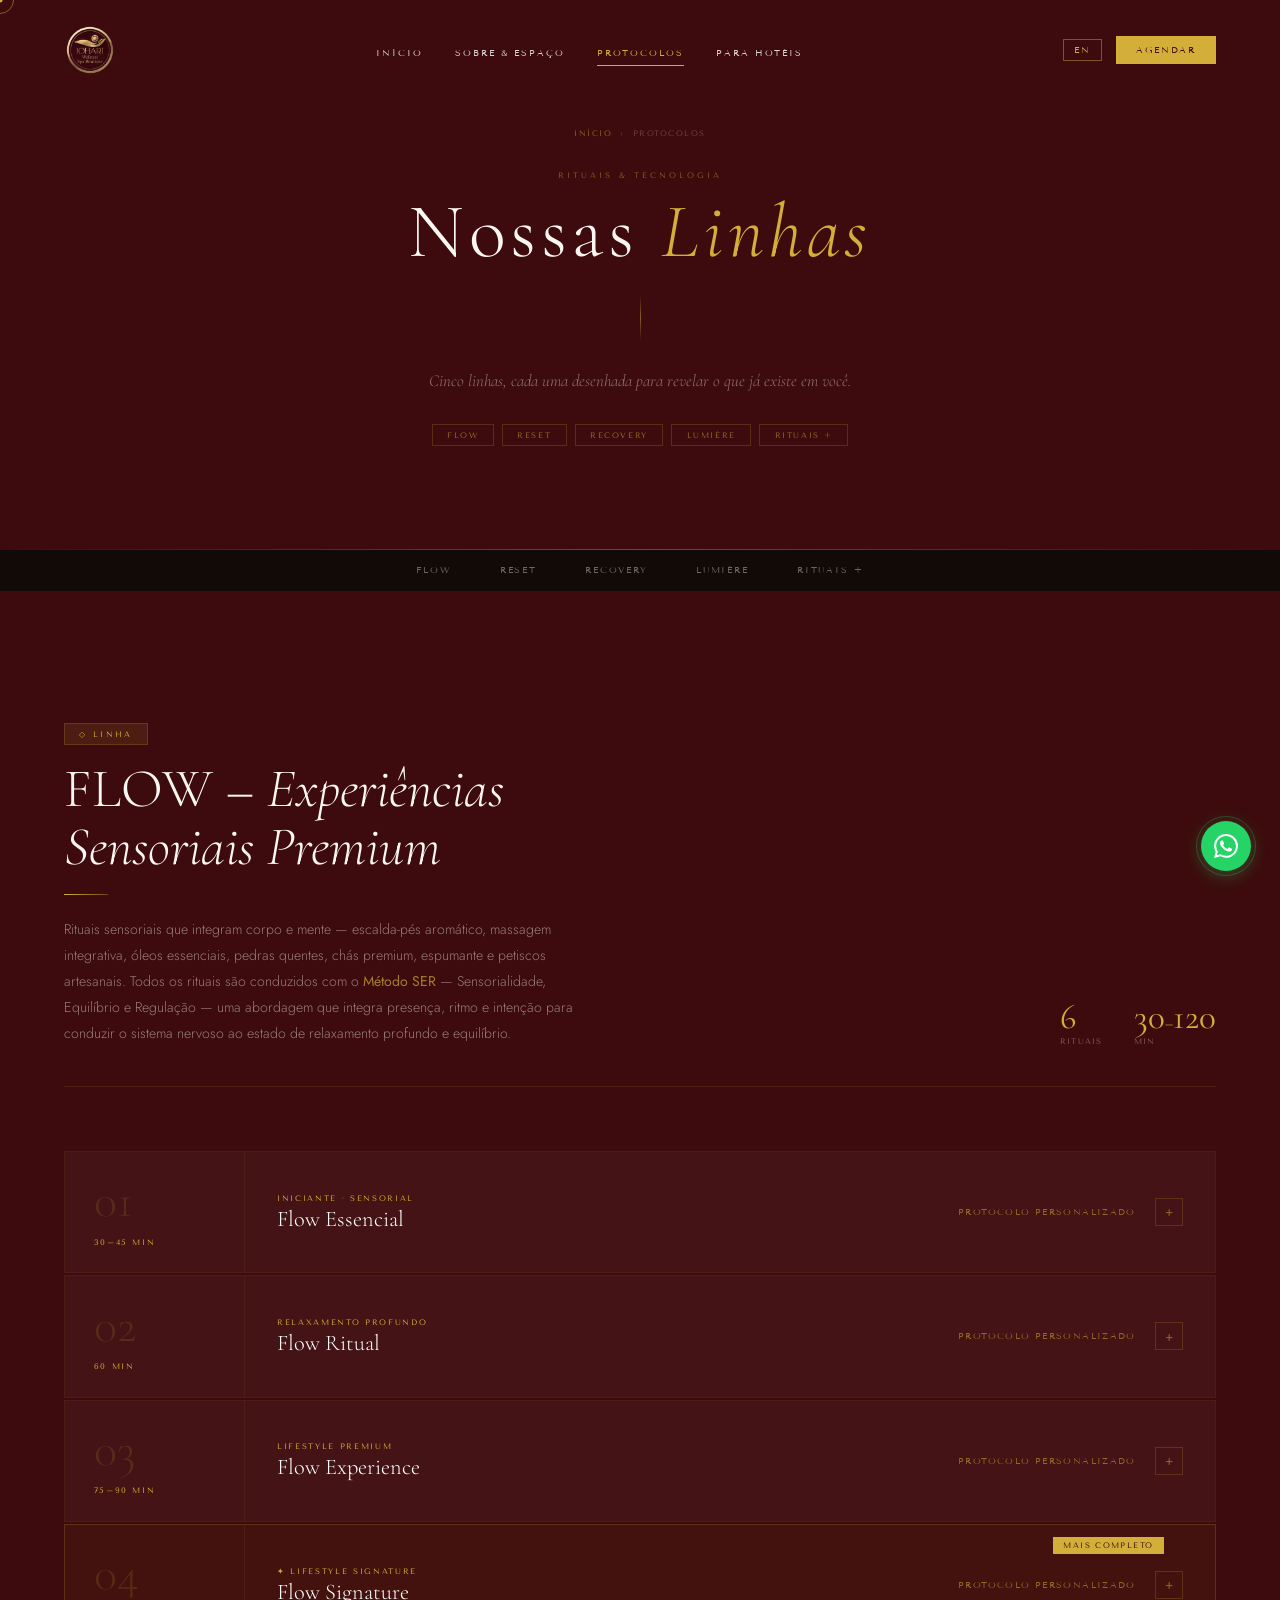
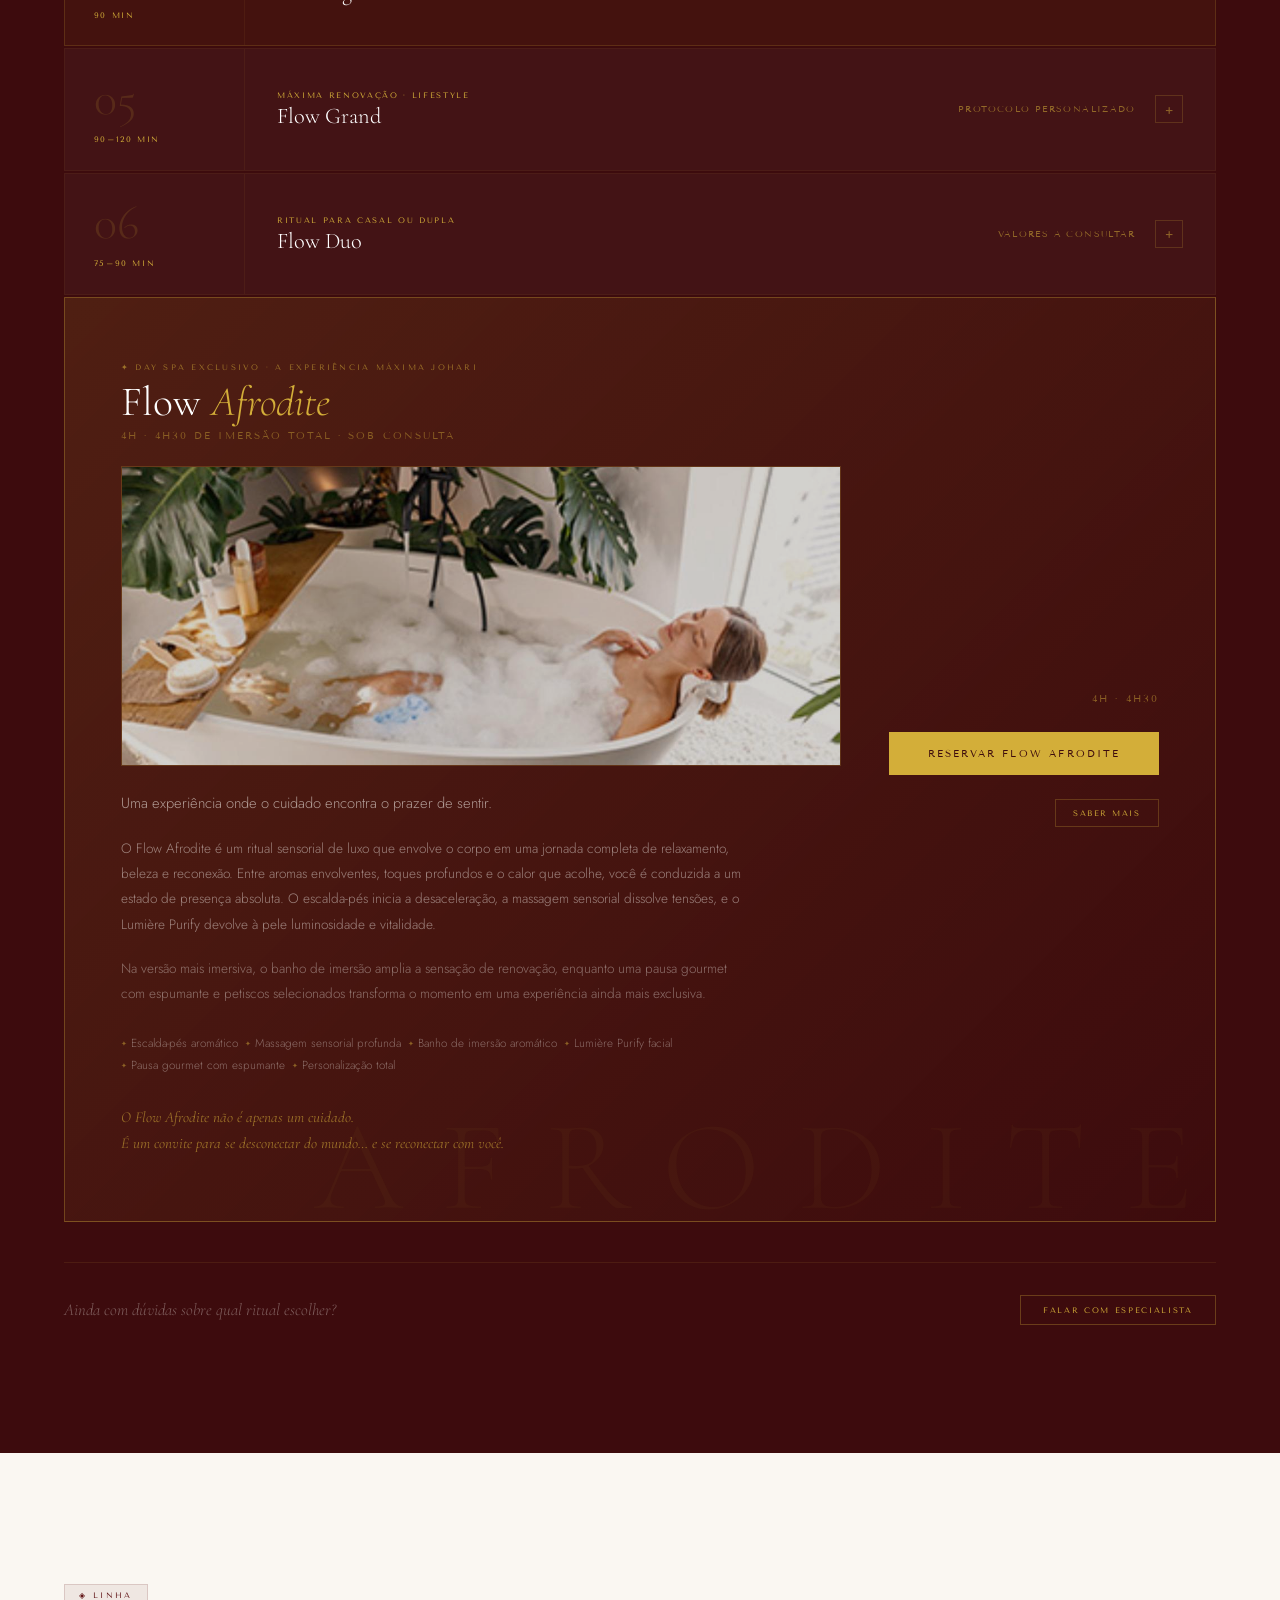
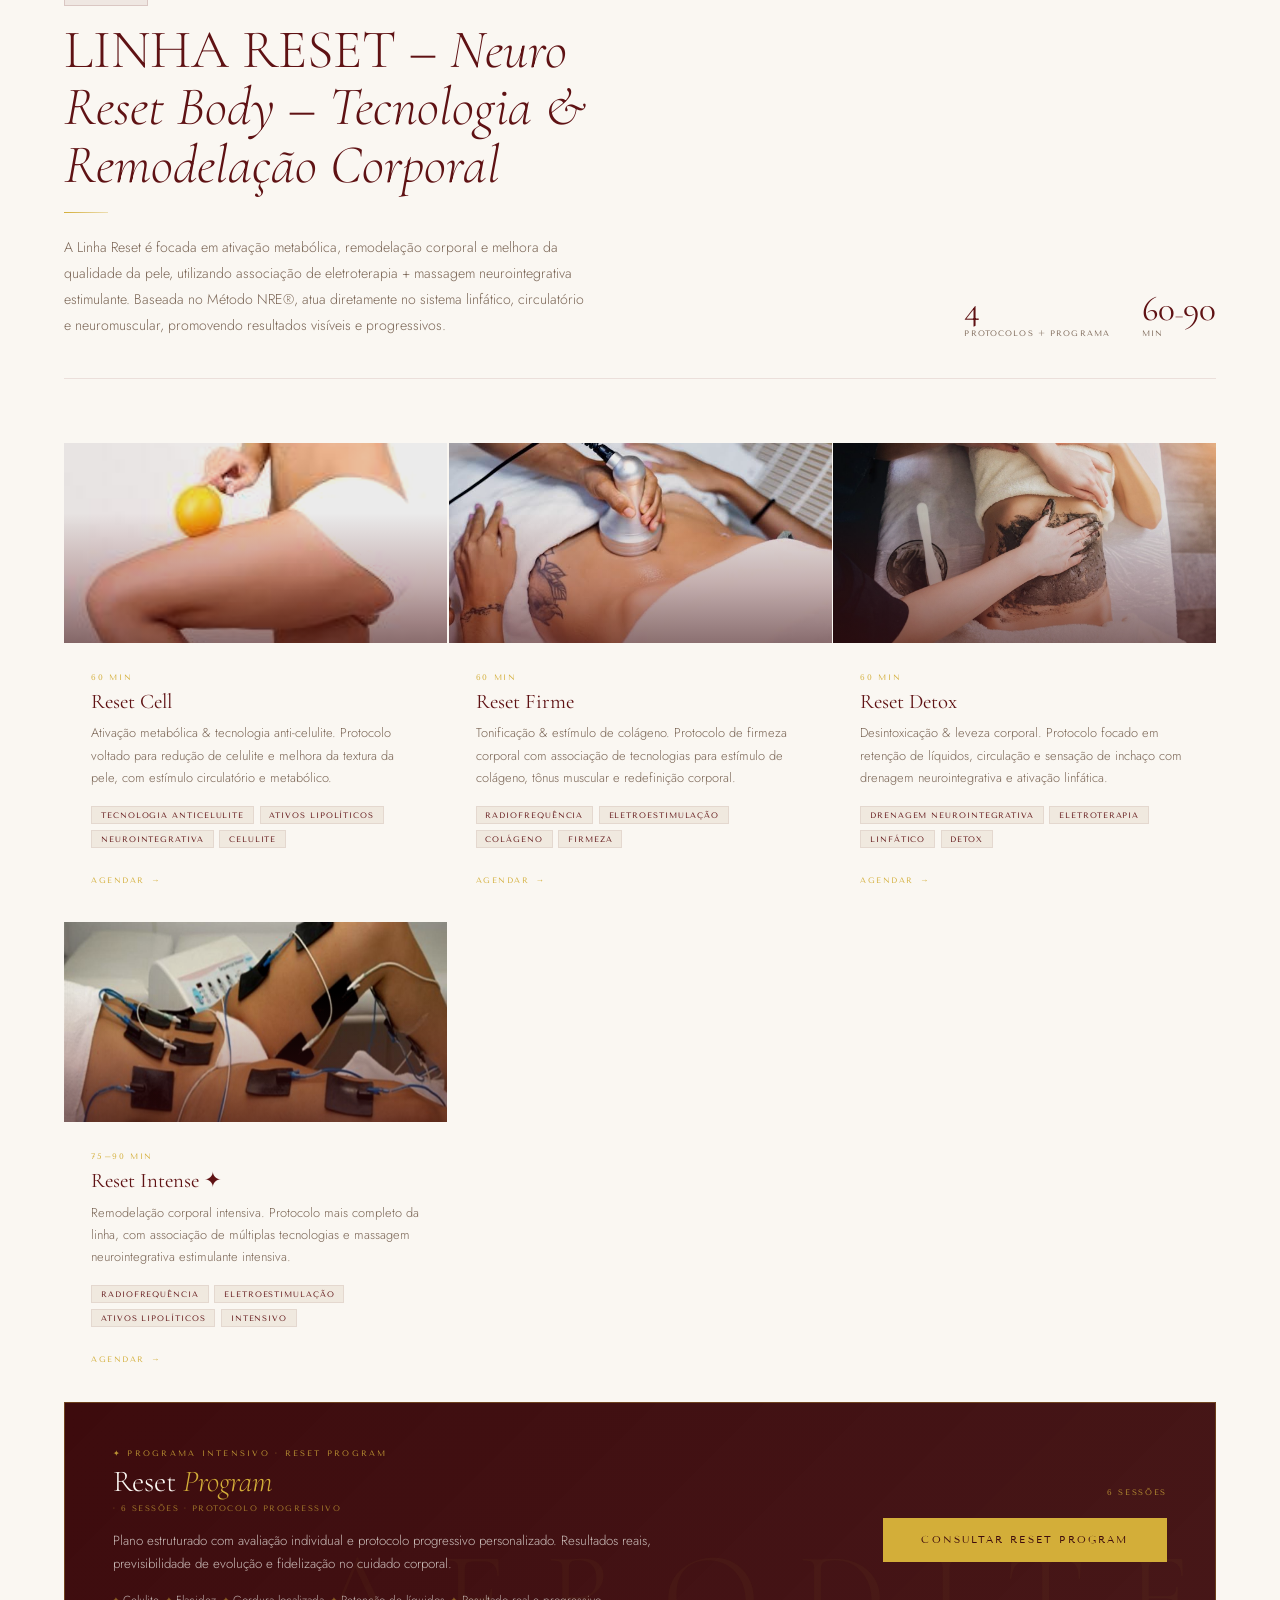
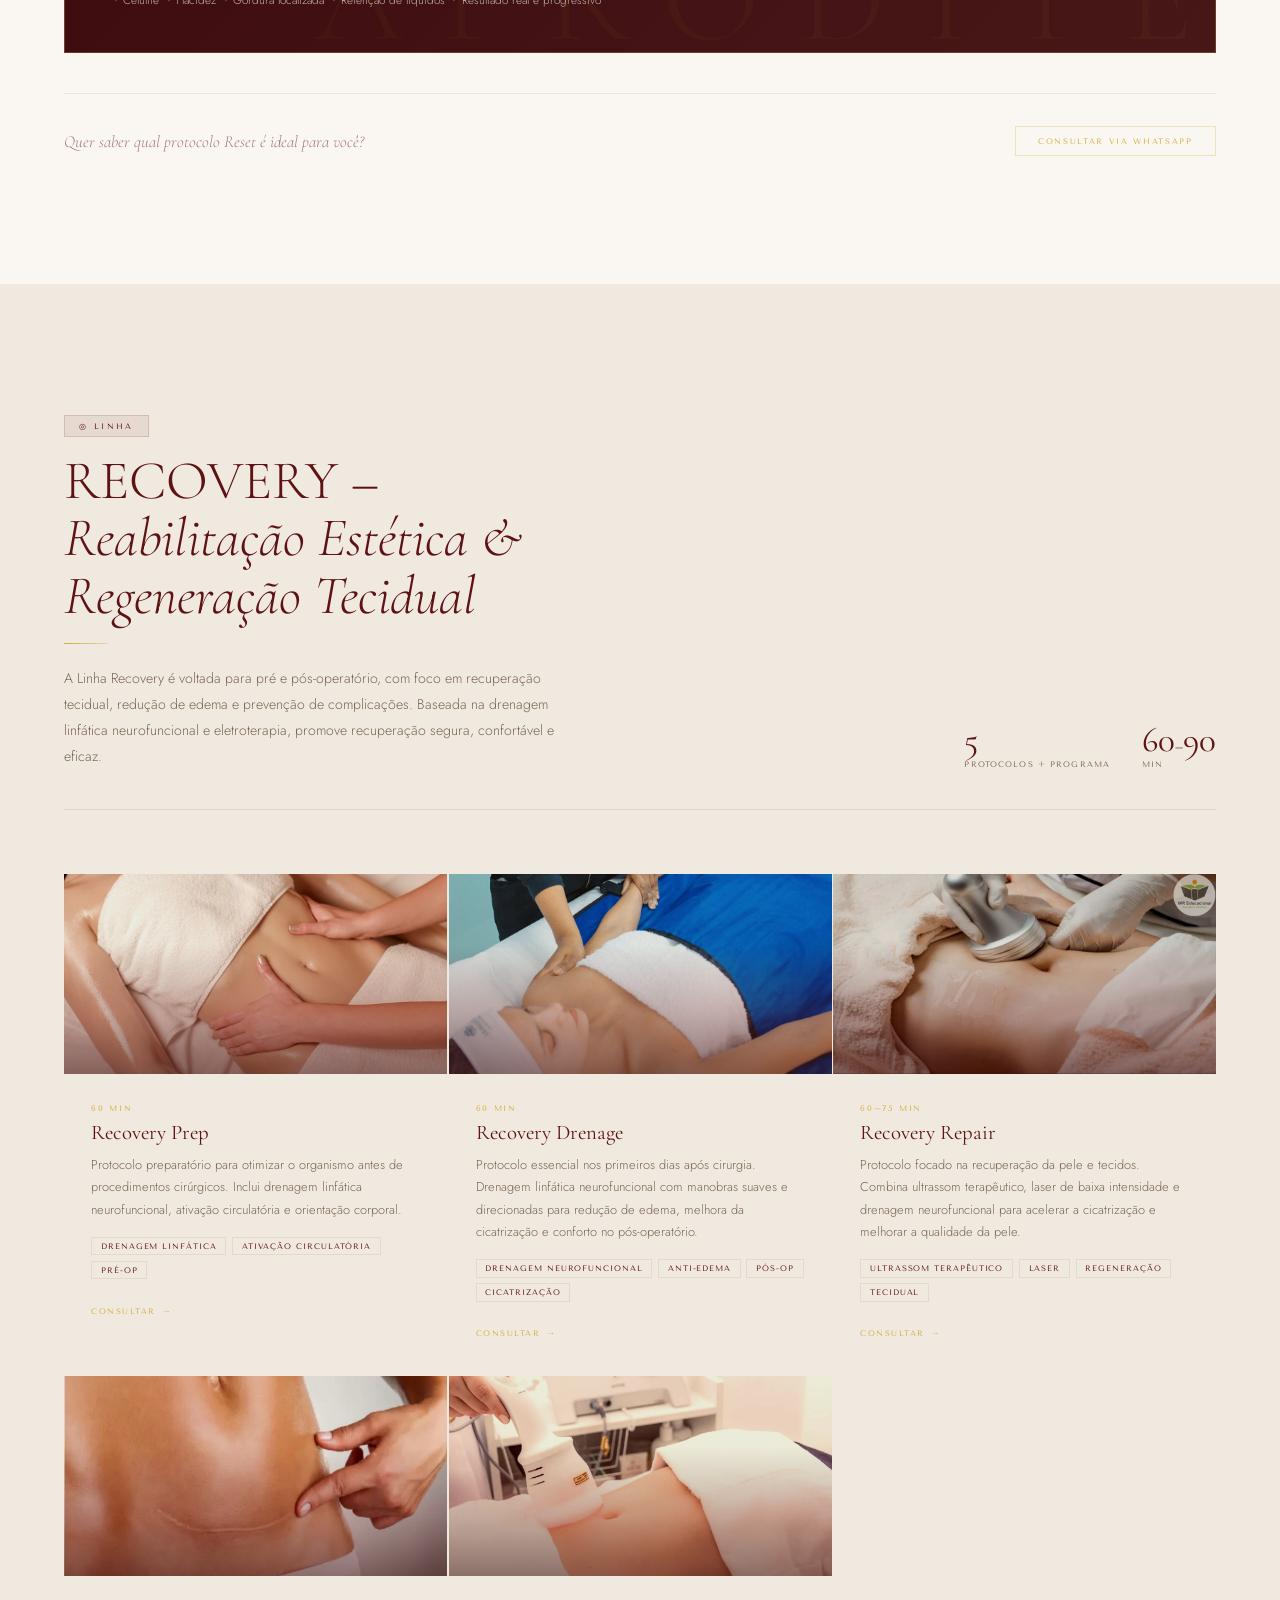
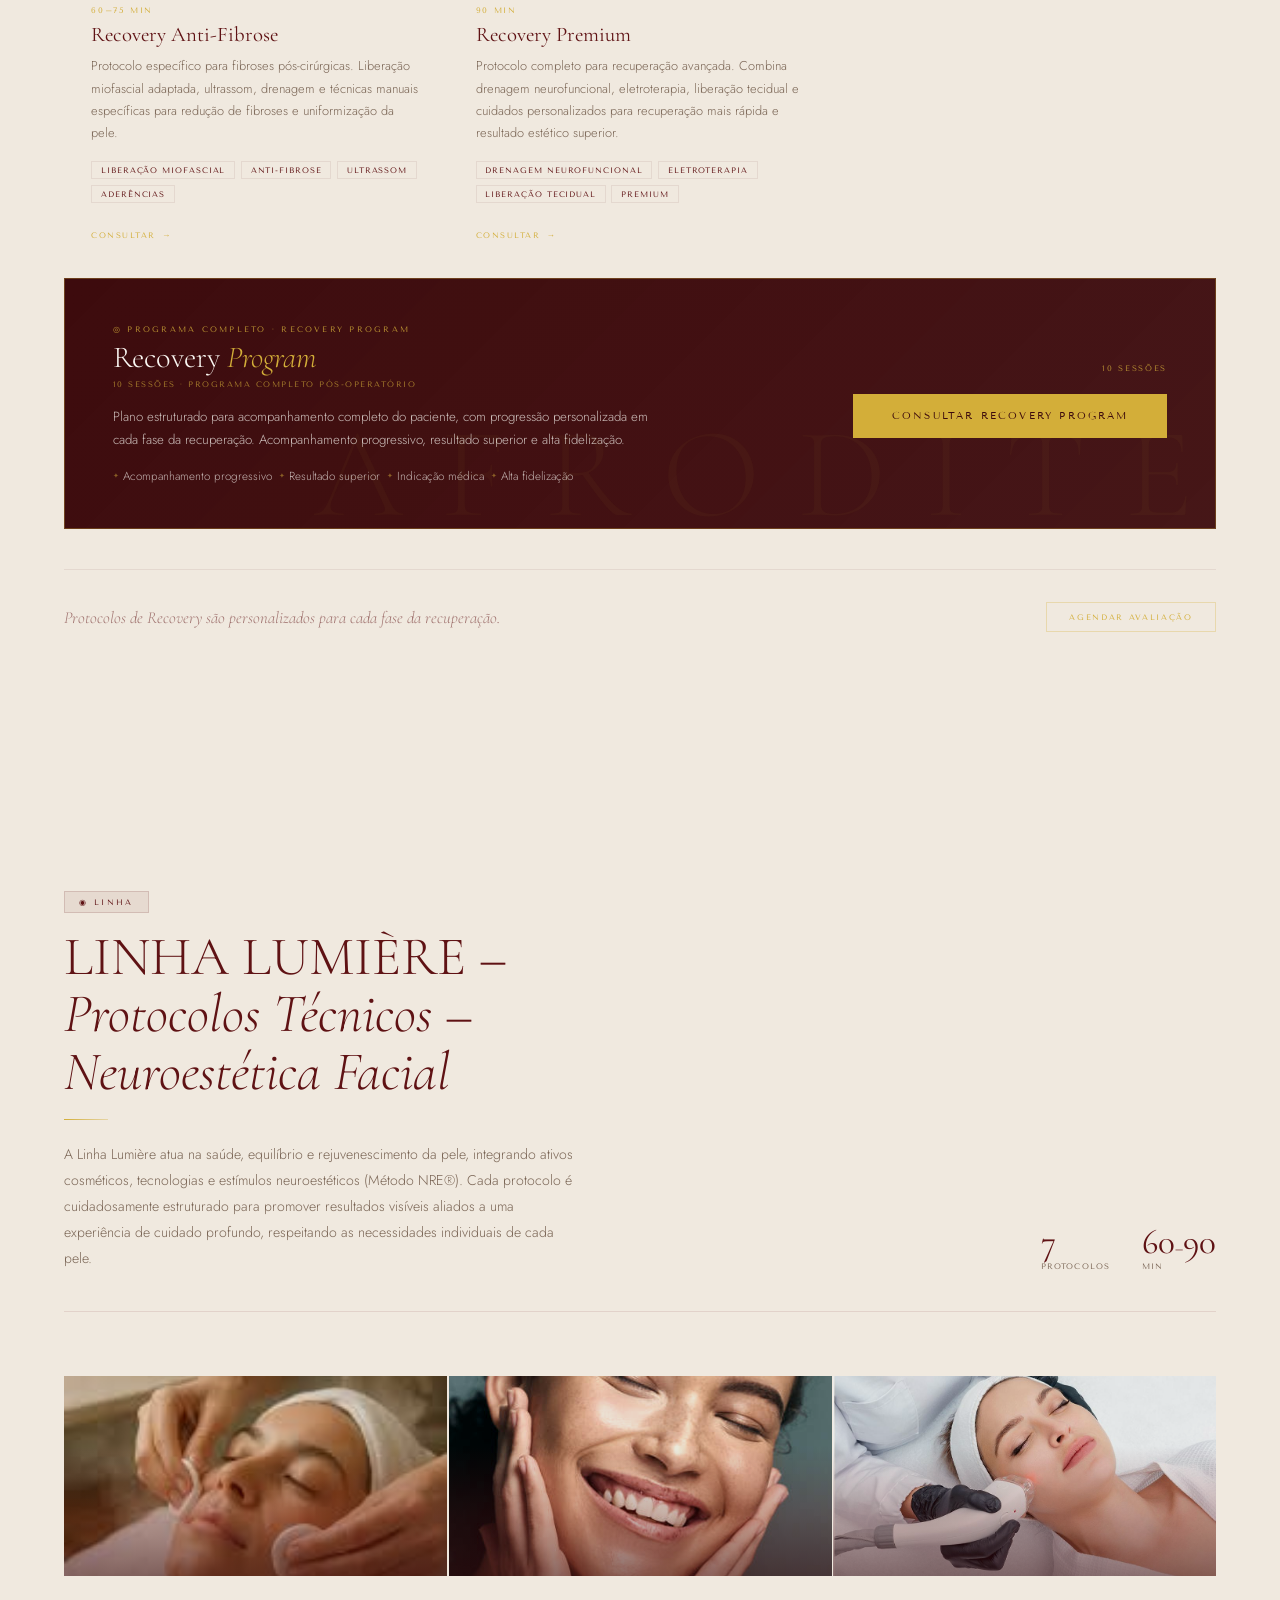
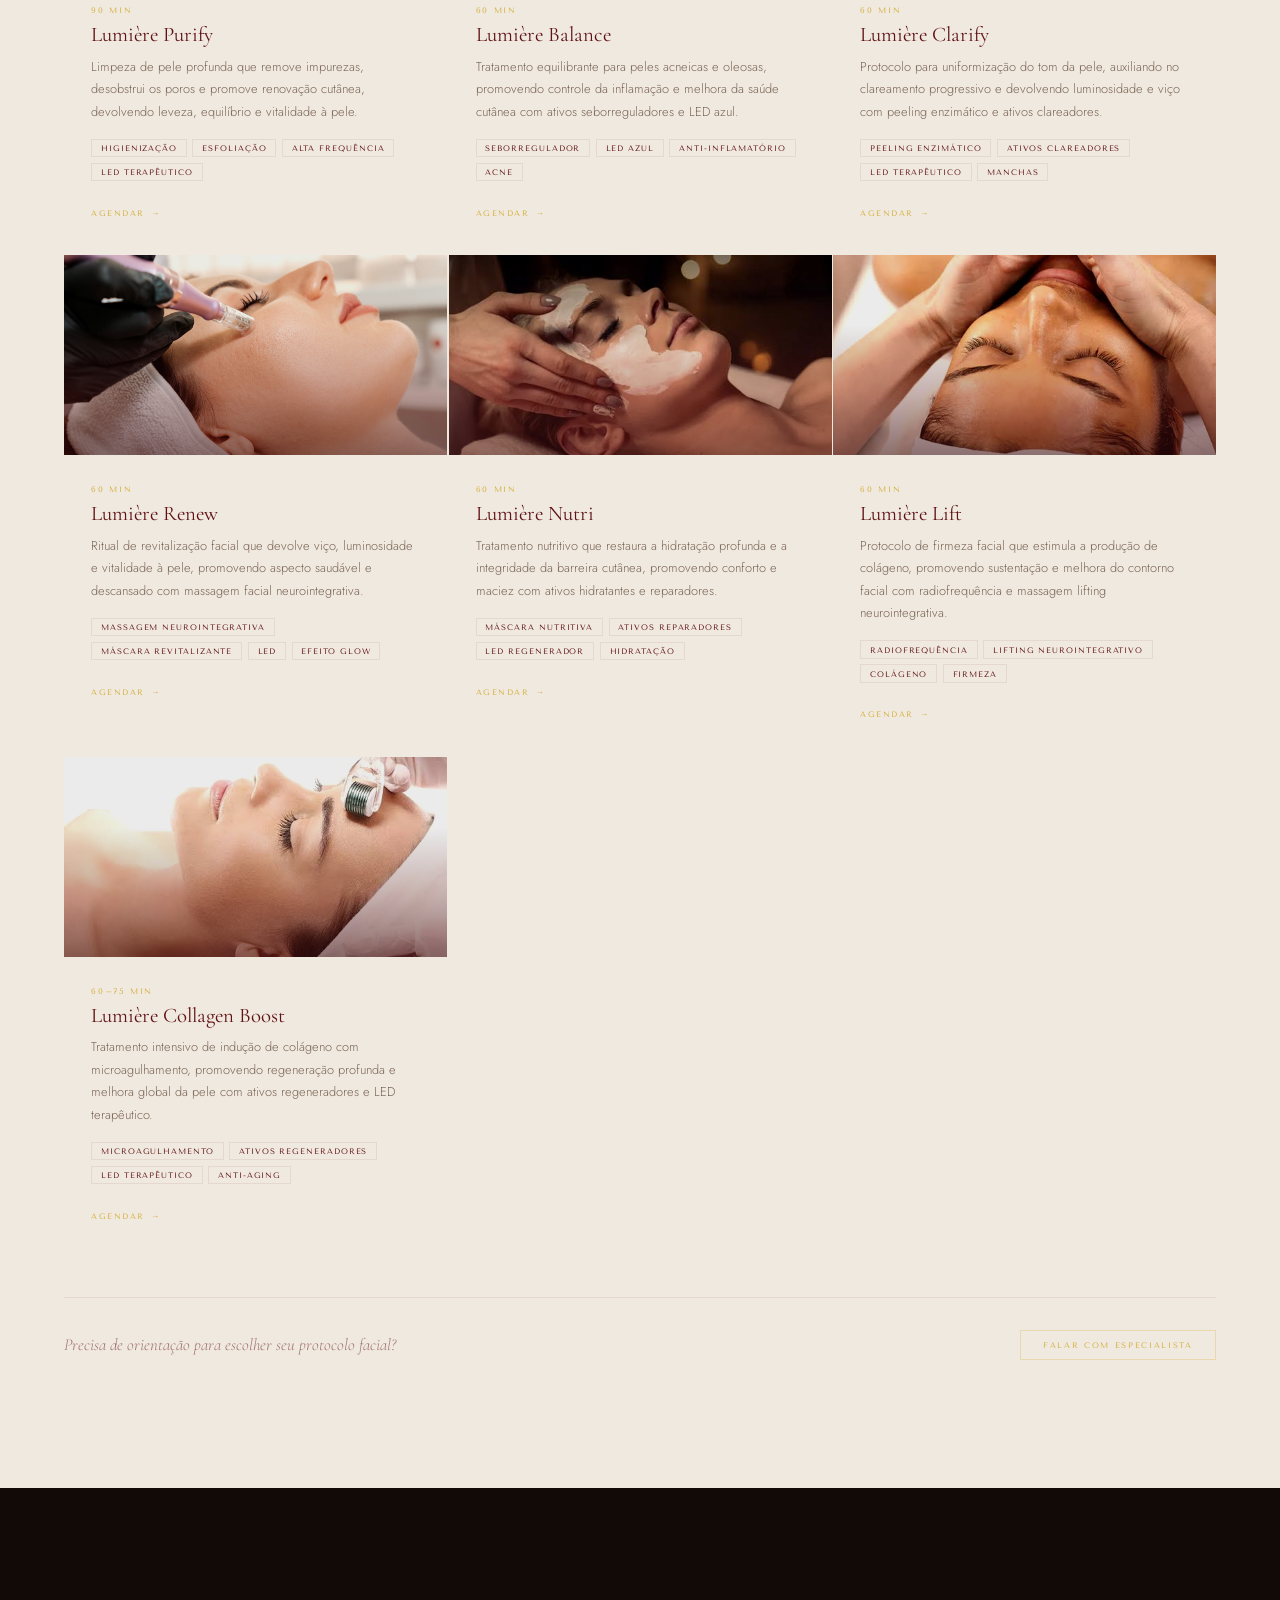
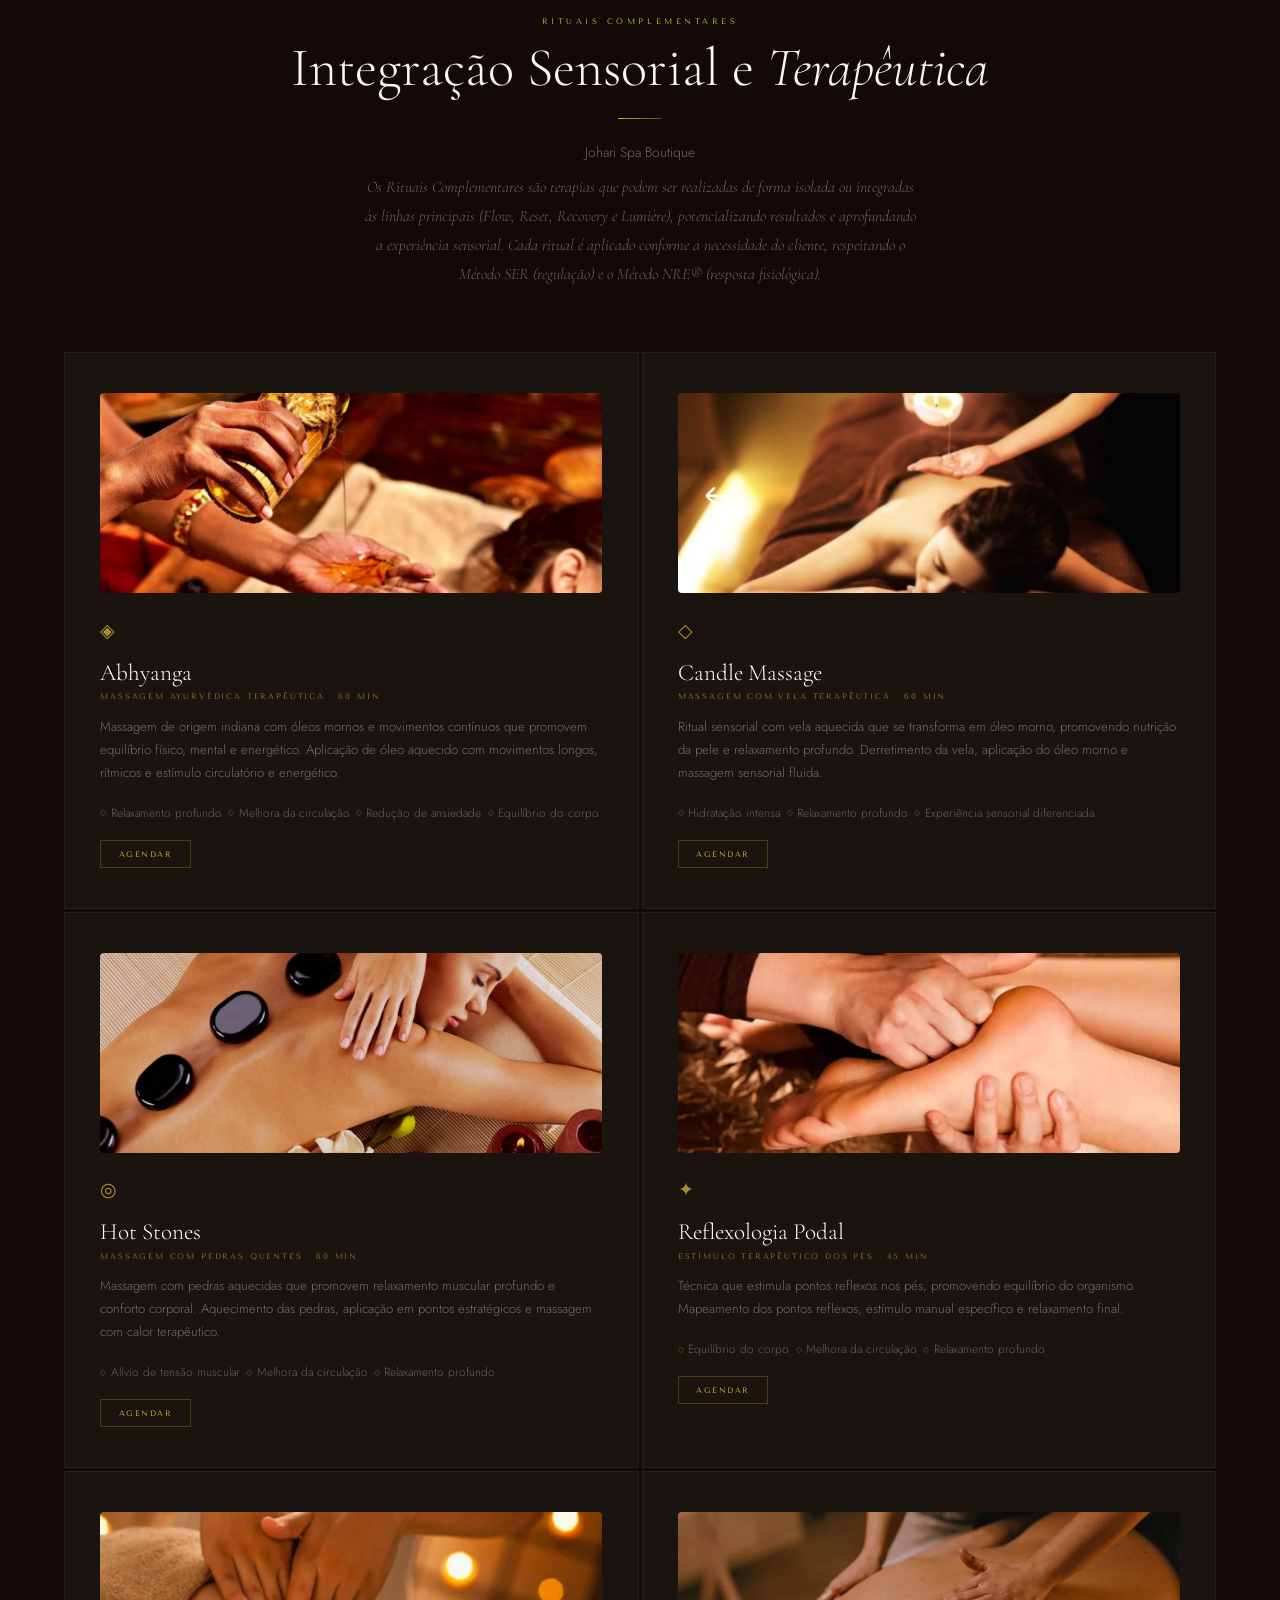
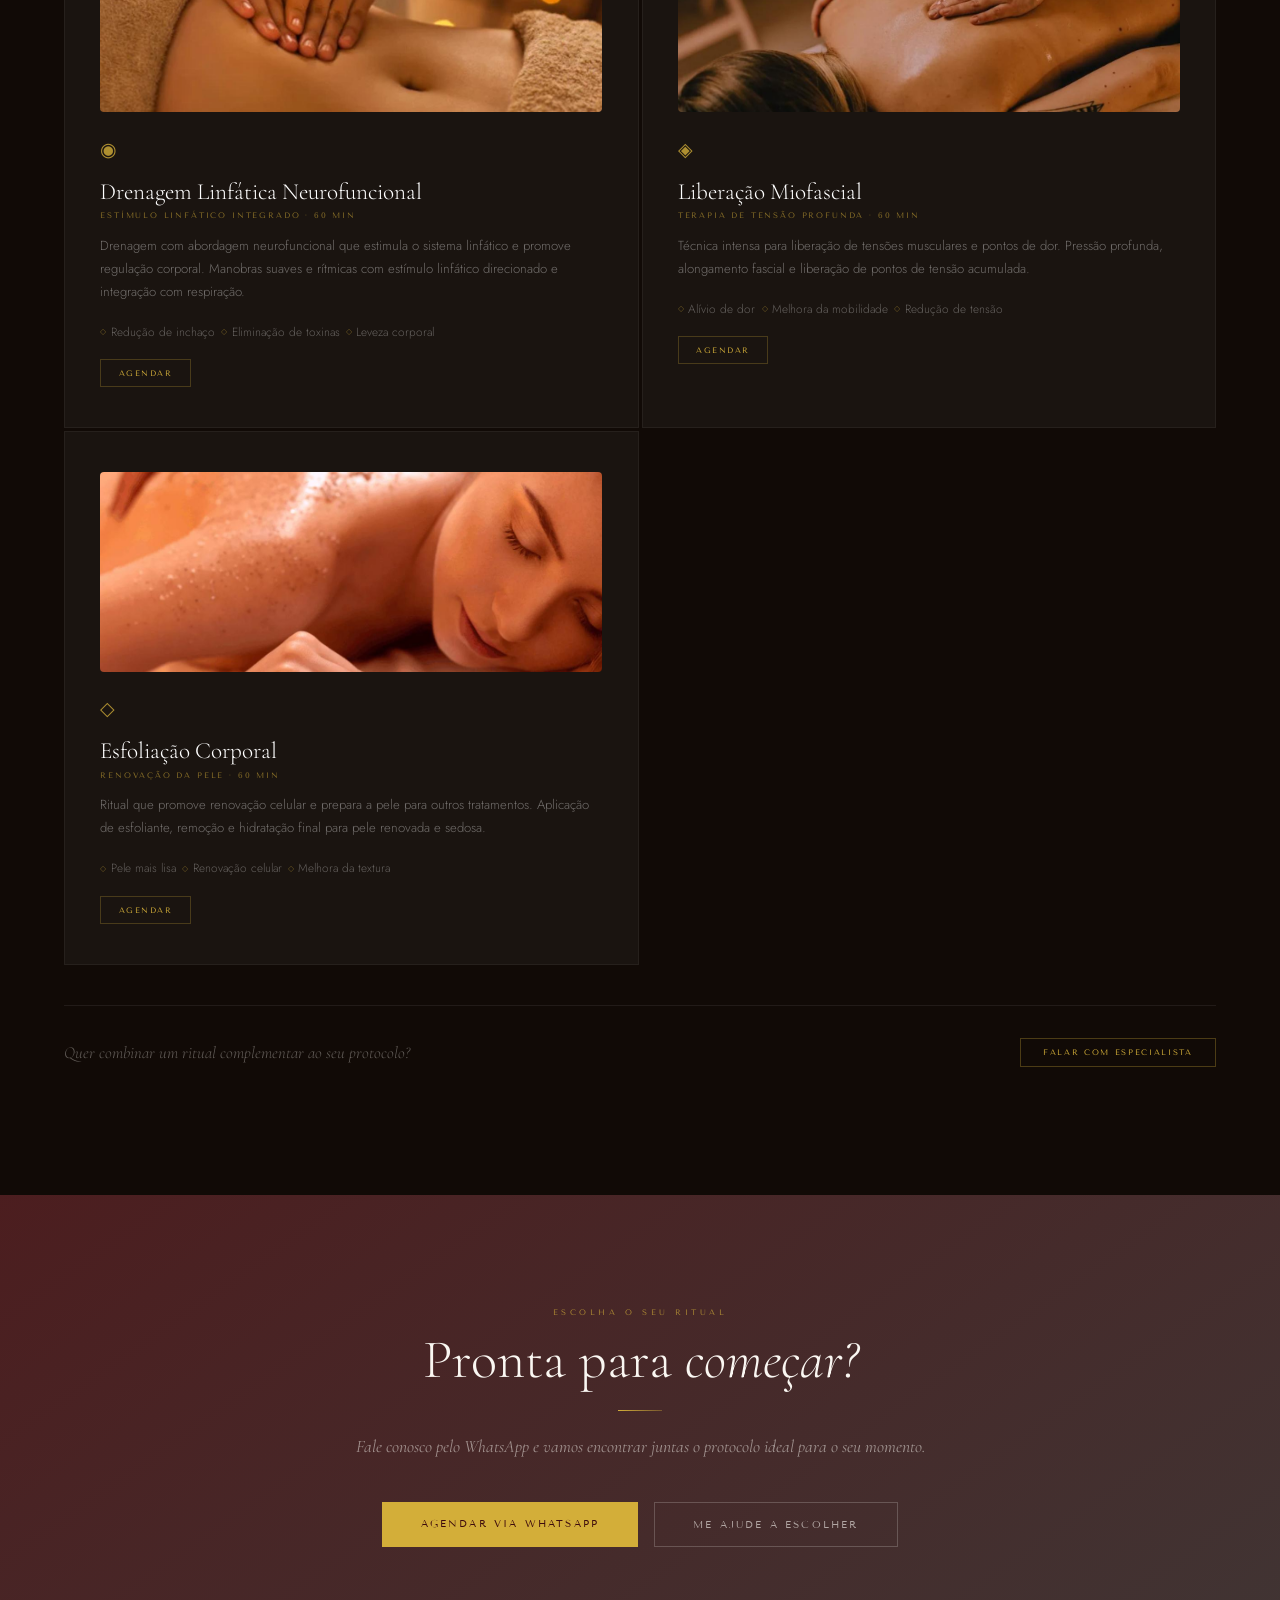
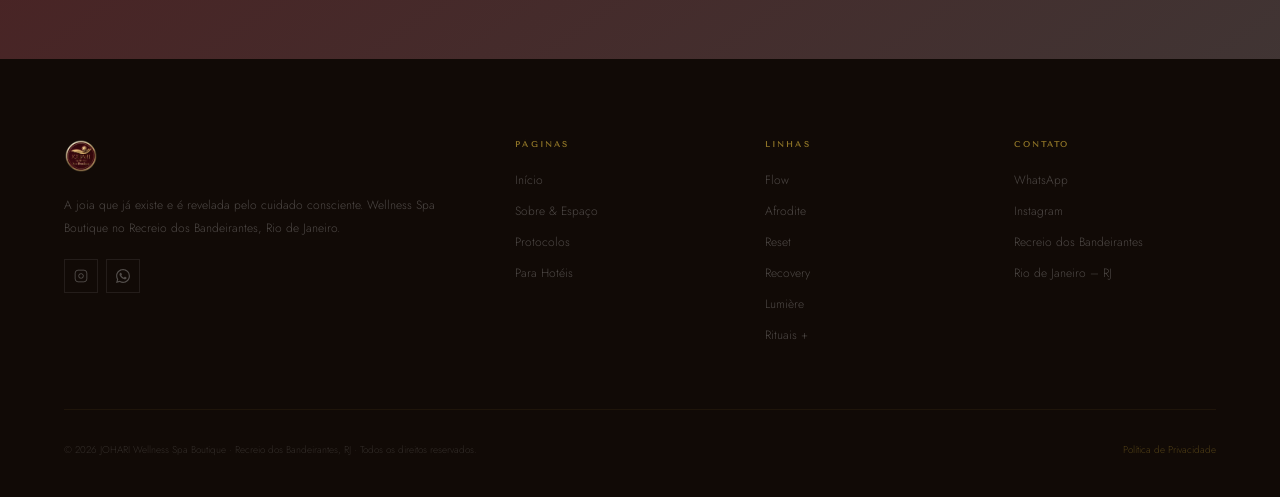
<file: protocolos.html>
<!DOCTYPE html>
<html lang="pt-BR">
<head> <meta charset="UTF-8"/> <meta name="viewport" content="width=device-width, initial-scale=1.0"/> <title>Protocolos JOHARI | Flow, Reset, Recovery, Lumière & Afrodite Day SPA · Recreio, RJ</title> <meta name="description" content="Descubra todos os protocolos JOHARI Wellness: Linha Flow (rituais sensoriais), Flow Afrodite Day SPA 4h, Reset Intense (remodelação corporal), Recovery (pós-operatório) e Linha Lumière Facial. Recreio dos Bandeirantes, RJ."/> <meta name="keywords" content="protocolo spa Recreio RJ, Linha Flow massagem sensorial, Flow Afrodite Day SPA Rio de Janeiro, Reset Intense remodelação corporal, Recovery pós-operatório, Lumière facial neuroestética, massagem com pedras quentes RJ, escalda-pés aromático, drenagem linfática Recreio"/> <meta name="robots" content="index, follow"/> <link rel="canonical" href="https://joharispaboutique.com/protocolos.html"/> <meta property="og:type" content="website"/> <meta property="og:url" content="https://joharispaboutique.com/protocolos.html"/> <meta property="og:title" content="Protocolos JOHARI Wellness | Flow · Reset · Recovery · Lumière"/> <meta property="og:description" content="Rituais sensoriais premium, protocolos de alta tecnologia estética e recuperação pós-operatória no Recreio dos Bandeirantes, RJ."/> <meta property="og:image" content="https://joharispaboutique.com/logo-site.png"/> <script type="application/ld+json">{"@context":"https://schema.org","@type":"ItemList","name":"Protocolos JOHARI Wellness","description":"Linhas de protocolos de wellness e estética no Recreio dos Bandeirantes, RJ","url":"https://joharispaboutique.com/protocolos.html","itemListElement":[{"@type":"ListItem","position":1,"name":"Linha Flow – Experiências Sensoriais Premium","description":"Rituais sensoriais com escalda-pés aromático, massagem, conforto térmico, óleos essenciais, espumante e petiscos. Protocolo personalizado."},{"@type":"ListItem","position":2,"name":"Flow Afrodite Day SPA","description":"Experiência Day SPA completa de 4h com banho de imersão, massagem profunda, Lumière Purify e pausa gourmet. Sob consulta."},{"@type":"ListItem","position":3,"name":"Linha Reset – Tecnologia & Remodelação Corporal","description":"4 protocolos de ativação metabólica e remodelação corporal com eletroterapia e massagem neurointegrativa."},{"@type":"ListItem","position":4,"name":"Linha Recovery – Pós-Operatório","description":"Protocolos especializados de recuperação pós-cirúrgica com drenagem linfática neurofuncional e acompanhamento individual."},{"@type":"ListItem","position":5,"name":"Linha Lumière – Neuroestética Facial","description":"7 protocolos faciais com técnicas manuais avançadas, ativos cosméticos, tecnologia e estímulos neuroestéticos."}]}</script> <link rel="preconnect" href="https://fonts.googleapis.com"/> <link rel="preconnect" href="https://fonts.gstatic.com" crossorigin/> <link href="https://fonts.googleapis.com/css2?family=Cormorant+Garamond:ital,wght@0,300;0,400;0,500;1,300;1,400&family=Tenor+Sans&family=Jost:wght@200;300;400;500&display=swap" rel="stylesheet"/> <link rel="stylesheet" href="johari.css"/> <style> /* ══ PROTOCOLOS-ONLY STYLES ══ */ /* LINHAS NAV */ #linhas-nav{background:var(--IN);position:sticky;top:70px;z-index:500;border-bottom:1px solid rgba(211,174,57,.1);overflow-x:auto;-webkit-overflow-scrolling:touch} .lnav-inner{display:flex;align-items:center;justify-content:center;max-width:1200px;margin:0 auto;white-space:nowrap;padding:0 2rem} .lnav-link{font-family:'Tenor Sans',sans-serif;font-size:.58rem;letter-spacing:.2em;text-transform:uppercase;color:rgba(255,255,255,.38);padding:.85rem 1.5rem;display:inline-block;transition:all .3s;border-bottom:2px solid transparent} .lnav-link:hover,.lnav-link.active{color:var(--G);border-bottom-color:var(--G)} .lnav-link.active{background:rgba(211,174,57,.04)} /* HERO PILLS */ .hero-linhas{display:flex;flex-wrap:wrap;gap:.5rem;justify-content:center;margin-top:1.8rem} .hl-pill{font-family:'Tenor Sans',sans-serif;font-size:.5rem;letter-spacing:.2em;text-transform:uppercase;color:rgba(211,174,57,.6);border:1px solid rgba(211,174,57,.2);padding:.3rem .9rem;transition:all .3s} .hl-pill:hover{color:var(--G);border-color:rgba(211,174,57,.5);background:rgba(211,174,57,.06)} /* FLOW SECTION */ #linha-flow{padding:8rem 4rem;background:var(--BD)} .linha-hd{max-width:1200px;margin:0 auto 4rem;display:grid;grid-template-columns:1fr 1fr;gap:4rem;align-items:end;padding-bottom:2.5rem;border-bottom:1px solid rgba(211,174,57,.12)} .linha-badge{display:inline-flex;align-items:center;gap:.5rem;font-family:'Tenor Sans',sans-serif;font-size:.52rem;letter-spacing:.28em;text-transform:uppercase;background:rgba(211,174,57,.1);color:var(--G);padding:.3rem .9rem;border:1px solid rgba(211,174,57,.2);margin-bottom:1rem} .linha-desc{font-size:.88rem;font-weight:300;line-height:1.85;color:rgba(250,247,242,.48);max-width:520px} .linha-stats{display:flex;gap:2rem;align-items:flex-end;justify-content:flex-end} .ls-n{font-family:'Cormorant Garamond',serif;font-size:2.2rem;color:var(--G);line-height:1} .ls-l{font-family:'Tenor Sans',sans-serif;font-size:.5rem;letter-spacing:.14em;text-transform:uppercase;color:rgba(250,247,242,.35);margin-top:2px} /* FLOW CARDS — ACCORDION */ .flow-grid{max-width:1200px;margin:0 auto;display:grid;gap:2px} .flow-card{background:rgba(255,255,255,.03);border:1px solid rgba(211,174,57,.06);position:relative;overflow:hidden;transition:background .35s,border-color .35s} .flow-card::before{content:'';position:absolute;left:0;top:0;bottom:0;width:2px;background:var(--G);transform:scaleY(0);transform-origin:bottom;transition:transform .5s cubic-bezier(.25,.46,.45,.94)} .flow-card:hover::before,.flow-card.open::before{transform:scaleY(1)} .flow-card:hover{background:rgba(255,255,255,.05)} .flow-card.open{background:rgba(255,255,255,.06);border-color:rgba(211,174,57,.18)} .flow-card.destaque{background:rgba(211,174,57,.04);border-color:rgba(211,174,57,.18)} .flow-header{display:grid;grid-template-columns:180px 1fr;align-items:center;cursor:pointer} .flow-num-col{padding:1.6rem 1.8rem;display:flex;flex-direction:column;align-items:flex-start;gap:.3rem;border-right:1px solid rgba(211,174,57,.07);align-self:stretch;justify-content:center} .flow-num{font-family:'Cormorant Garamond',serif;font-size:3rem;font-weight:300;color:rgba(211,174,57,.15);line-height:1;transition:color .35s} .flow-card:hover .flow-num,.flow-card.open .flow-num{color:rgba(211,174,57,.3)} .flow-dur{font-family:'Tenor Sans',sans-serif;font-size:.5rem;letter-spacing:.2em;text-transform:uppercase;color:var(--G);margin-top:.4rem} .flow-header-body{padding:1.6rem 2rem;display:flex;align-items:center;justify-content:space-between;gap:1rem} .flow-header-left{flex:1} .flow-cat{font-family:'Tenor Sans',sans-serif;font-size:.52rem;letter-spacing:.2em;text-transform:uppercase;color:var(--G);margin-bottom:.25rem} .flow-name{font-family:'Cormorant Garamond',serif;font-size:1.4rem;font-weight:300;color:var(--WH);line-height:1.1;transition:color .35s} .flow-card.open .flow-name{color:rgba(250,247,242,.92)} .flow-header-right{display:flex;align-items:center;gap:1.2rem;flex-shrink:0} .price-consulta{font-family:'Tenor Sans',sans-serif;font-size:.54rem;letter-spacing:.16em;text-transform:uppercase;color:rgba(211,174,57,.55)} .flow-expand-icon{width:28px;height:28px;border:1px solid rgba(211,174,57,.2);display:flex;align-items:center;justify-content:center;flex-shrink:0;transition:transform .35s,background .35s,color .35s;color:rgba(211,174,57,.5);font-size:.85rem;line-height:1} .flow-card.open .flow-expand-icon{background:rgba(211,174,57,.1);color:var(--G);transform:rotate(45deg)} .flow-detail{max-height:0;overflow:hidden;transition:max-height .5s cubic-bezier(.25,.46,.45,.94)} .flow-card.open .flow-detail{max-height:900px} .flow-img{border:1px solid rgba(211,174,57,.08)}
.flow-body{padding:0 2rem 2rem;padding-left:calc(180px + 2rem);border-top:1px solid rgba(211,174,57,.07)} .flow-desc{font-size:.83rem;font-weight:300;line-height:1.78;color:rgba(255,255,255,.45);margin:1.4rem 0 .9rem} .flow-extras{display:flex;flex-wrap:wrap;gap:.5rem;margin-bottom:.85rem} .flow-extra{font-size:.76rem;font-weight:300;color:rgba(255,255,255,.32);display:flex;align-items:center;gap:.3rem} .flow-extra::before{content:'◇';color:rgba(211,174,57,.4);font-size:.55rem} .flow-bens{display:flex;flex-wrap:wrap;gap:.38rem;margin-bottom:1.2rem} .flow-ben{font-family:'Tenor Sans',sans-serif;font-size:.5rem;letter-spacing:.14em;text-transform:uppercase;color:rgba(211,174,57,.7);background:rgba(211,174,57,.05);border:1px solid rgba(211,174,57,.1);padding:.22rem .6rem} .flow-cta-btn{font-family:'Tenor Sans',sans-serif;font-size:.52rem;letter-spacing:.18em;text-transform:uppercase;color:var(--G);border:1px solid rgba(211,174,57,.25);padding:.5rem 1.1rem;transition:all .3s;white-space:nowrap;display:inline-block} .flow-cta-btn:hover{background:var(--G);color:var(--BD)} .flow-ribbon{position:absolute;top:.75rem;right:3.2rem;font-family:'Tenor Sans',sans-serif;font-size:.48rem;letter-spacing:.18em;text-transform:uppercase;background:var(--G);color:var(--BD);padding:.22rem .65rem;z-index:1} /* AFRODITE TEASER */ .afro-teaser{max-width:1200px;margin:2px auto 0;background:linear-gradient(135deg,rgba(211,174,57,.08),rgba(211,174,57,.03));border:1px solid rgba(211,174,57,.22);padding:2.8rem 3rem;display:grid;grid-template-columns:1fr auto;gap:3rem;align-items:center;position:relative;overflow:hidden} .afro-teaser::before{content:'AFRODITE';position:absolute;right:-1rem;bottom:-1.5rem;font-family:'Cormorant Garamond',serif;font-size:8rem;font-weight:300;color:rgba(211,174,57,.04);pointer-events:none;letter-spacing:.3em;white-space:nowrap} .afro-teaser-badge{font-family:'Tenor Sans',sans-serif;font-size:.5rem;letter-spacing:.28em;text-transform:uppercase;color:rgba(211,174,57,.6);margin-bottom:.6rem;display:block} .afro-teaser-title{font-family:'Cormorant Garamond',serif;font-size:1.9rem;font-weight:300;color:var(--WH);line-height:1;margin-bottom:.35rem} .afro-teaser-title em{font-style:italic;color:var(--G)} .afro-teaser-sub{font-family:'Tenor Sans',sans-serif;font-size:.52rem;letter-spacing:.18em;text-transform:uppercase;color:rgba(211,174,57,.45);margin-bottom:1rem} .afro-teaser-desc{font-size:.83rem;font-weight:300;line-height:1.75;color:rgba(250,247,242,.45);max-width:540px} .afro-teaser-pills{display:flex;flex-wrap:wrap;gap:.4rem;margin-top:1rem} .afro-teaser-pill{font-size:.73rem;font-weight:300;color:rgba(250,247,242,.38);display:flex;align-items:center;gap:.28rem} .afro-teaser-pill::before{content:'✦';color:rgba(211,174,57,.5);font-size:.45rem} .afro-teaser-cta{text-align:right;flex-shrink:0} .afro-teaser-dur{font-family:'Tenor Sans',sans-serif;font-size:.52rem;letter-spacing:.2em;text-transform:uppercase;color:rgba(211,174,57,.5);margin-bottom:.5rem} .sec-tech.cream .afro-teaser,.sec-tech.beige .afro-teaser{background:linear-gradient(135deg,var(--BD),rgba(61,11,13,.95));border-color:rgba(211,174,57,.3)} .sec-tech.cream .afro-teaser-title,.sec-tech.beige .afro-teaser-title{color:var(--CR)} .sec-tech.cream .afro-teaser-desc,.sec-tech.beige .afro-teaser-desc{color:rgba(250,247,242,.75)} .sec-tech.cream .afro-teaser-sub,.sec-tech.beige .afro-teaser-sub{color:rgba(211,174,57,.7)} .sec-tech.cream .afro-teaser-badge,.sec-tech.beige .afro-teaser-badge{color:rgba(211,174,57,.85)} .sec-tech.cream .afro-teaser-pill,.sec-tech.beige .afro-teaser-pill{color:rgba(250,247,242,.7)} .sec-tech.cream .afro-teaser-dur,.sec-tech.beige .afro-teaser-dur{color:rgba(211,174,57,.8)} /* SECTION WA CTA */ .linha-wa-cta{max-width:1200px;margin:2.5rem auto 0;display:flex;align-items:center;justify-content:space-between;gap:1rem;border-top:1px solid rgba(95,18,20,.08);padding-top:2rem} #linha-flow .linha-wa-cta{border-top-color:rgba(211,174,57,.1)} #rituais-comp .linha-wa-cta{border-top-color:rgba(255,255,255,.07)} .linha-wa-cta-text{font-family:'Cormorant Garamond',serif;font-size:1.05rem;font-style:italic;font-weight:300;color:rgba(95,18,20,.55)} #linha-flow .linha-wa-cta-text,#rituais-comp .linha-wa-cta-text{color:rgba(250,247,242,.35)} .linha-wa-cta-btn{font-family:'Tenor Sans',sans-serif;font-size:.52rem;letter-spacing:.2em;text-transform:uppercase;color:var(--G);border:1px solid rgba(211,174,57,.3);padding:.55rem 1.4rem;white-space:nowrap;transition:all .3s;flex-shrink:0} .linha-wa-cta-btn:hover{background:var(--G);color:var(--BD)} /* TECH CARDS */ .sec-tech{padding:8rem 4rem} .sec-tech.cream{background:var(--CR)} .sec-tech.beige{background:var(--BE)} .tech-hd{max-width:1200px;margin:0 auto 4rem;display:grid;grid-template-columns:1fr 1fr;gap:4rem;align-items:end;padding-bottom:2.5rem;border-bottom:1px solid rgba(95,18,20,.1)} .tech-hd .st{color:var(--B)} .tech-hd .linha-badge{background:rgba(95,18,20,.07);color:var(--B);border-color:rgba(95,18,20,.15)} .tech-hd .ls-n{color:var(--B)} .tech-hd .ls-l{color:var(--TM)} .tech-hd .linha-desc{color:var(--TM)} .tech-grid{max-width:1200px;margin:0 auto;display:grid;grid-template-columns:repeat(3,1fr);gap:1.5px} .tech-card{background:var(--CR);overflow:hidden;transition:transform .35s,box-shadow .35s;position:relative} .tech-card:hover{transform:translateY(-4px);box-shadow:0 18px 40px rgba(95,18,20,.09)} .tech-card-img{height:200px;position:relative;overflow:hidden;background:var(--SA)} .tech-card-img img{width:100%;height:100%;object-fit:cover;filter:sepia(10%)contrast(1.06)brightness(.92);transition:transform .7s} .tech-card:hover .tech-card-img img{transform:scale(1.05)} .tech-card-img::after{content:'';position:absolute;inset:0;background:linear-gradient(to bottom,transparent 35%,rgba(95,18,20,.28) 70%,rgba(61,11,13,.55) 100%);transition:opacity .4s} .tech-card:hover .tech-card-img::after{opacity:.7} .tech-card-body{padding:1.8rem 1.7rem 2rem} .tech-dur{font-family:'Tenor Sans',sans-serif;font-size:.52rem;letter-spacing:.2em;text-transform:uppercase;color:var(--G);margin-bottom:.5rem} .tech-card h3{font-family:'Cormorant Garamond',serif;font-size:1.3rem;font-weight:400;color:var(--B);margin-bottom:.55rem;line-height:1.15} .tech-card p{font-size:.8rem;font-weight:300;color:var(--TM);line-height:1.75;margin-bottom:1rem} .tech-tags{display:flex;flex-wrap:wrap;gap:.35rem;margin-bottom:1.1rem} .tech-tag{font-family:'Tenor Sans',sans-serif;font-size:.48rem;letter-spacing:.12em;text-transform:uppercase;color:var(--B);background:var(--BE);padding:.2rem .55rem;border:1px solid rgba(95,18,20,.08)} .tech-cta{font-family:'Tenor Sans',sans-serif;font-size:.52rem;letter-spacing:.18em;text-transform:uppercase;color:var(--G);display:inline-flex;align-items:center;gap:.4rem;transition:gap .3s} .tech-cta::after{content:'→'} .tech-cta:hover{gap:.7rem} .sec-tech.beige .tech-card{background:var(--BE)} /* RITUAIS */ #rituais-comp{padding:8rem 4rem;background:var(--IN)} .rit-w{max-width:1200px;margin:0 auto} .rit-intro{font-family:'Cormorant Garamond',serif;font-size:1rem;font-style:italic;font-weight:300;color:rgba(250,247,242,.38);max-width:560px;margin:.5rem auto 0;line-height:1.8;text-align:center} .rit-grid{display:grid;grid-template-columns:1fr 1fr;gap:3px;margin-top:4rem} .rit-card{background:rgba(255,255,255,.04);border:1px solid rgba(255,255,255,.05);padding:2.5rem 2.2rem;transition:background .3s,border-color .3s;position:relative} .rit-card:hover{background:rgba(255,255,255,.08);border-color:rgba(211,174,57,.2)} .rit-card::before{content:'';position:absolute;top:0;left:0;right:0;height:1px;background:transparent;transition:background .4s} .rit-card:hover::before{background:linear-gradient(to right,var(--G),transparent)} .rit-ic{font-size:1.2rem;color:var(--G);margin-bottom:1rem;display:block;opacity:.8} .rit-img{width:100%;height:200px;overflow:hidden;border-radius:4px;margin-bottom:1.4rem} .rit-img img{width:100%;height:100%;object-fit:cover;transition:transform .4s} .rit-card:hover .rit-img img{transform:scale(1.04)} .rit-card h3{font-family:'Cormorant Garamond',serif;font-size:1.45rem;font-weight:300;color:var(--WH);margin-bottom:.3rem;line-height:1.15} .rit-nome{font-family:'Tenor Sans',sans-serif;font-size:.52rem;letter-spacing:.22em;text-transform:uppercase;color:rgba(211,174,57,.6);margin-bottom:.9rem;display:block} .rit-card p{font-size:.82rem;font-weight:300;color:rgba(255,255,255,.38);line-height:1.75} .rit-bens{margin-top:1.2rem;display:flex;flex-wrap:wrap;gap:.4rem} .rit-ben{font-size:.74rem;font-weight:300;color:rgba(255,255,255,.32);display:flex;align-items:center;gap:.28rem} .rit-ben::before{content:'◇';color:rgba(211,174,57,.45);font-size:.5rem} /* CTA SECTION */ .proto-cta{padding:7rem 4rem;background:url('https://images.unsplash.com/photo-1515377905703-c4788e51af15?w=1920&q=80')center/cover no-repeat;position:relative;overflow:hidden;text-align:center} .proto-cta::before{content:'';position:absolute;inset:0;background:linear-gradient(145deg,rgba(61,11,13,.92),rgba(18,4,4,.8))} .proto-cta-inner{position:relative;z-index:1;max-width:600px;margin:0 auto} .proto-cta-inner .st{color:var(--CR);margin-bottom:1rem} .proto-cta-inner p{font-family:'Cormorant Garamond',serif;font-size:1.1rem;font-style:italic;color:rgba(250,247,242,.5);margin-bottom:2.5rem;line-height:1.7} .cta-btns{display:flex;gap:1rem;justify-content:center;flex-wrap:wrap} /* RESPONSIVE */ @media(max-width:1024px){ .flow-header{grid-template-columns:140px 1fr} .flow-body{padding-left:calc(140px + 2rem)} .afro-teaser{grid-template-columns:1fr;gap:1.5rem} .afro-teaser-cta{text-align:left} .tech-grid{grid-template-columns:1fr 1fr} .linha-hd,.tech-hd{grid-template-columns:1fr;gap:2rem} .linha-stats{justify-content:flex-start} .rit-grid{grid-template-columns:1fr} .reset-intense-card{grid-template-columns:1fr!important} } @media(max-width:768px){ #linha-flow,.sec-tech,#rituais-comp,.proto-cta{padding:5.5rem 1.5rem!important} .flow-header{grid-template-columns:90px 1fr} .flow-num{font-size:2rem} .flow-body{padding:0 1.5rem 1.5rem 1.5rem} .flow-header-right .price-consulta{display:none} .tech-grid{grid-template-columns:1fr} .lnav-link{padding:.75rem .9rem;font-size:.52rem} .afro-teaser{padding:2rem 1.5rem} .linha-wa-cta{flex-direction:column;align-items:flex-start;gap:.8rem} .reset-intense-card{grid-template-columns:1fr!important} } </style>
</head>
<body>
<div id="cd"></div><div id="cr"></div> <!-- MOBILE MENU -->
<div id="mm"> <button id="mc">✕</button> <a href="index.html" data-pt="Início" data-en="Home">Início</a> <a href="sobre.html" data-pt="Sobre &amp; Espaço" data-en="About &amp; Space">Sobre &amp; Espaço</a> <a href="protocolos.html" data-pt="Protocolos" data-en="Protocols">Protocolos</a> <a href="hoteis.html" data-pt="Para Hotéis" data-en="For Hotels">Para Hotéis</a> <a href="https://wa.me/5521990334195" target="_blank" class="mm-wa" data-pt="Agendar" data-en="Book Now">Agendar</a>
</div> <!-- NAV -->
<nav id="nav" class="on"> <div class="nl"><a href="index.html"><img src="logo-site.png" alt="JOHARI Wellness"/></a></div> <ul class="nlinks"> <li><a href="index.html" data-pt="Início" data-en="Home">Início</a></li> <li><a href="sobre.html" data-pt="Sobre &amp; Espaço" data-en="About">Sobre &amp; Espaço</a></li> <li><a href="protocolos.html" data-pt="Protocolos" data-en="Protocols" class="active">Protocolos</a></li> <li><a href="hoteis.html" data-pt="Para Hotéis" data-en="For Hotels">Para Hotéis</a></li> </ul> <div class="nend"> <button class="lbtn" id="lb">EN</button> <a href="https://wa.me/5521990334195" target="_blank" class="nwa" data-pt="Agendar" data-en="Book Now">Agendar</a> <div class="hbg" id="hbg"><span></span><span></span><span></span></div> </div>
</nav> <!-- PAGE HERO -->
<header class="page-hero" style="padding-top:8rem"> <nav class="breadcrumb" style="justify-content:center;margin-bottom:2rem" aria-label="Breadcrumb"> <a href="index.html" data-pt="Início" data-en="Home">Início</a> <span>›</span> <span data-pt="Protocolos" data-en="Protocols">Protocolos</span> </nav> <span class="ph-badge" data-pt="Rituais &amp; Tecnologia" data-en="Rituals &amp; Technology">Rituais &amp; Tecnologia</span> <h1 class="ph-title">Nossas <em>Linhas</em></h1> <div class="ph-sep"></div> <p class="ph-sub" data-pt="Cinco linhas, cada uma desenhada para revelar o que já existe em você." data-en="Five lines, each one designed to reveal what already exists in you.">Cinco linhas, cada uma desenhada para revelar o que já existe em você.</p> <nav class="hero-linhas" aria-label="Ir para linha"> <a href="#linha-flow" class="hl-pill">Flow</a> <a href="#linha-reset" class="hl-pill">Reset</a> <a href="#linha-recovery" class="hl-pill">Recovery</a> <a href="#linha-lumiere" class="hl-pill">Lumière</a> <a href="#rituais-comp" class="hl-pill">Rituais +</a> </nav>
</header> <!-- STICKY LINHAS NAV -->
<nav id="linhas-nav" aria-label="Linhas de protocolos"> <div class="lnav-inner"> <a href="#linha-flow" class="lnav-link" data-pt="Flow" data-en="Flow">Flow</a> <a href="#linha-reset" class="lnav-link" data-pt="Reset" data-en="Reset">Reset</a> <a href="#linha-recovery" class="lnav-link" data-pt="Recovery" data-en="Recovery">Recovery</a> <a href="#linha-lumiere" class="lnav-link" data-pt="Lumière" data-en="Lumière">Lumière</a> <a href="#rituais-comp" class="lnav-link" data-pt="Rituais +" data-en="Rituals +">Rituais +</a> </div>
</nav> <!-- ═══ LINHA FLOW ═══ -->
<section id="linha-flow" aria-labelledby="flow-h2"> <div class="linha-hd rv"> <div> <div class="linha-badge">◇ Linha</div> <h2 id="flow-h2" class="st" style="color:var(--CR)">FLOW – <em>Experiências Sensoriais Premium</em></h2> <div class="gl" style="margin-top:1.1rem"></div> <p class="linha-desc">Rituais sensoriais que integram corpo e mente — escalda-pés aromático, massagem integrativa, óleos essenciais, pedras quentes, chás premium, espumante e petiscos artesanais. Todos os rituais são conduzidos com o <strong style="color:rgba(211,174,57,.7);font-weight:400">Método SER</strong> — Sensorialidade, Equilíbrio e Regulação — uma abordagem que integra presença, ritmo e intenção para conduzir o sistema nervoso ao estado de relaxamento profundo e equilíbrio.</p> </div> <div class="linha-stats"> <div><div class="ls-n">6</div><div class="ls-l">rituais</div></div> <div><div class="ls-n">30<small style="font-size:1rem">–</small>120</div><div class="ls-l">min</div></div> </div> </div> <div class="flow-grid"> <!-- 01 Flow Essencial --> <article class="flow-card rv" itemscope itemtype="https://schema.org/Service"> <div class="flow-header"> <div class="flow-num-col"><div class="flow-num">01</div><div class="flow-dur">30–45 min</div></div> <div class="flow-header-body"> <div class="flow-header-left"> <div class="flow-cat" itemprop="category">Iniciante · Sensorial</div> <h3 class="flow-name" itemprop="name">Flow Essencial</h3> </div> <div class="flow-header-right"> <div class="price-consulta">Protocolo personalizado</div> <div class="flow-expand-icon">+</div> </div> </div> </div> <div class="flow-detail"> <div class="flow-body"> <div class="flow-img" style="margin-bottom:1.2rem;border-radius:0;overflow:hidden;max-height:220px"><img src="linhaflowessencial.jpeg" alt="Flow Essencial – JOHARI Wellness" style="width:100%;height:220px;object-fit:cover;filter:sepia(8%)brightness(.92)" loading="lazy"/></div> <p class="flow-desc" itemprop="description">Uma introdução ao universo sensorial Johari. Começa com escalda-pés aromático, despertando circulação e relaxamento. Massagem leve que integra corpo e mente, proporcionando conforto imediato e sensação de leveza.</p> <div class="flow-extras"> <span class="flow-extra">Escalda-pés aromático</span> <span class="flow-extra">Massagem integrativa leve</span> <span class="flow-extra">Chá aromático ou água aromatizada</span> </div> <div class="flow-bens"> <span class="flow-ben">Relaxamento inicial</span> <span class="flow-ben">Leveza</span> <span class="flow-ben">Conforto imediato</span> </div> <a href="https://wa.me/5521990334195" target="_blank" class="flow-cta-btn">Agendar via WhatsApp</a> </div> </div> </article> <!-- 02 Flow Ritual --> <article class="flow-card rv" itemscope itemtype="https://schema.org/Service"> <div class="flow-header"> <div class="flow-num-col"><div class="flow-num">02</div><div class="flow-dur">60 min</div></div> <div class="flow-header-body"> <div class="flow-header-left"> <div class="flow-cat" itemprop="category">Relaxamento Profundo</div> <h3 class="flow-name" itemprop="name">Flow Ritual</h3> </div> <div class="flow-header-right"> <div class="price-consulta">Protocolo personalizado</div> <div class="flow-expand-icon">+</div> </div> </div> </div> <div class="flow-detail"> <div class="flow-body"> <div class="flow-img" style="margin-bottom:1.2rem;border-radius:0;overflow:hidden;max-height:220px"><img src="flowritual.jpeg" alt="Flow Ritual – JOHARI Wellness" style="width:100%;height:220px;object-fit:cover;filter:sepia(8%)brightness(.92)" loading="lazy"/></div> <p class="flow-desc" itemprop="description">Ritual completo de relaxamento profundo com toque sensorial fluido que harmoniza corpo e mente, finalizado com petiscos delicados.</p> <div class="flow-extras"> <span class="flow-extra">Escalda-pés aromático</span> <span class="flow-extra">Toque sensorial fluido</span> <span class="flow-extra">Chá ou água + petiscos</span> </div> <div class="flow-bens"> <span class="flow-ben">Alívio de tensões</span> <span class="flow-ben">Bem-estar sensorial</span> <span class="flow-ben">Equilíbrio corporal</span> </div> <a href="https://wa.me/5521990334195" target="_blank" class="flow-cta-btn">Agendar via WhatsApp</a> </div> </div> </article> <!-- 03 Flow Experience --> <article class="flow-card rv" itemscope itemtype="https://schema.org/Service"> <div class="flow-header"> <div class="flow-num-col"><div class="flow-num">03</div><div class="flow-dur">75–90 min</div></div> <div class="flow-header-body"> <div class="flow-header-left"> <div class="flow-cat" itemprop="category">Lifestyle Premium</div> <h3 class="flow-name" itemprop="name">Flow Experience</h3> </div> <div class="flow-header-right"> <div class="price-consulta">Protocolo personalizado</div> <div class="flow-expand-icon">+</div> </div> </div> </div> <div class="flow-detail"> <div class="flow-body"> <div class="flow-img" style="margin-bottom:1.2rem;border-radius:0;overflow:hidden;max-height:220px"><img src="flowexperience.jpeg" alt="Flow Experience – JOHARI Wellness" style="width:100%;height:220px;object-fit:cover;filter:sepia(8%)brightness(.92)" loading="lazy"/></div> <p class="flow-desc" itemprop="description">Experiência lifestyle premium com conforto térmico que auxilia no relaxamento muscular e bem-estar profundo. Ritual SER e massagem sensorial profunda com óleos essenciais personalizados.</p> <div class="flow-extras"> <span class="flow-extra">Escalda-pés aromático</span> <span class="flow-extra">Ritual SER</span> <span class="flow-extra">Óleos essenciais personalizados</span> <span class="flow-extra">Chá ou espumante + petiscos delicados</span> </div> <div class="flow-bens"> <span class="flow-ben">Relaxamento profundo</span> <span class="flow-ben">Leveza</span> <span class="flow-ben">Equilíbrio sensorial</span> <span class="flow-ben">Detox suave</span> </div> <a href="https://wa.me/5521990334195" target="_blank" class="flow-cta-btn">Agendar via WhatsApp</a> </div> </div> </article> <!-- 04 Flow Signature --> <article class="flow-card destaque rv" itemscope itemtype="https://schema.org/Service"> <div class="flow-ribbon">Mais Completo</div> <div class="flow-header"> <div class="flow-num-col"><div class="flow-num">04</div><div class="flow-dur">90 min</div></div> <div class="flow-header-body"> <div class="flow-header-left"> <div class="flow-cat" itemprop="category">✦ Lifestyle Signature</div> <h3 class="flow-name" itemprop="name">Flow Signature</h3> </div> <div class="flow-header-right"> <div class="price-consulta">Protocolo personalizado</div> <div class="flow-expand-icon">+</div> </div> </div> </div> <div class="flow-detail"> <div class="flow-body"> <div class="flow-img" style="margin-bottom:1.2rem;border-radius:0;overflow:hidden;max-height:220px"><img src="flowsignature.jpeg" alt="Flow Signature – JOHARI Wellness" style="width:100%;height:220px;object-fit:cover;filter:sepia(8%)brightness(.92)" loading="lazy"></div> <p class="flow-desc" itemprop="description">Ritual lifestyle completo com massagem sensorial prolongada, óleos essenciais, toque profundo e pedras quentes que promovem conforto intenso. Finalização com espumante refinado e petiscos sofisticados.</p> <div class="flow-extras"> <span class="flow-extra">Escalda-pés aromático</span> <span class="flow-extra">Pedras quentes</span> <span class="flow-extra">Óleos essenciais</span> <span class="flow-extra">Espumante refinado + petiscos sofisticados</span> </div> <div class="flow-bens"> <span class="flow-ben">Relaxamento absoluto</span> <span class="flow-ben">Renovação sensorial</span> <span class="flow-ben">Bem-estar profundo</span> <span class="flow-ben">Equilíbrio integral</span> </div> <a href="https://wa.me/5521990334195" target="_blank" class="flow-cta-btn">Agendar via WhatsApp</a> </div> </div> </article> <!-- 05 Flow Grand --> <article class="flow-card rv" itemscope itemtype="https://schema.org/Service"> <div class="flow-header"> <div class="flow-num-col"><div class="flow-num">05</div><div class="flow-dur">90–120 min</div></div> <div class="flow-header-body"> <div class="flow-header-left"> <div class="flow-cat" itemprop="category">Máxima Renovação · Lifestyle</div> <h3 class="flow-name" itemprop="name">Flow Grand</h3> </div> <div class="flow-header-right"> <div class="price-consulta">Protocolo personalizado</div> <div class="flow-expand-icon">+</div> </div> </div> </div> <div class="flow-detail"> <div class="flow-body"> <div class="flow-img" style="margin-bottom:1.2rem;border-radius:0;overflow:hidden;max-height:220px"><img src="flowgrand.jpeg" alt="Flow Grand – JOHARI Wellness" style="width:100%;height:220px;object-fit:cover;filter:sepia(8%)brightness(.92)" loading="lazy"></div> <p class="flow-desc" itemprop="description">Experiência máxima lifestyle com banho de imersão em sais aromáticos, esfoliação corporal delicada, massagem sensorial prolongada com pedras quentes e óleos essenciais. Sensação de luxo e cuidado completo.</p> <div class="flow-extras"> <span class="flow-extra">Banho de imersão com sais aromáticos</span> <span class="flow-extra">Esfoliação corporal delicada</span> <span class="flow-extra">Pedras quentes</span> <span class="flow-extra">Chá premium ou espumante + petiscos</span> </div> <div class="flow-bens"> <span class="flow-ben">Bem-estar profundo</span> <span class="flow-ben">Detox corporal</span> <span class="flow-ben">Relaxamento pleno</span> <span class="flow-ben">Leveza total</span> </div> <a href="https://wa.me/5521990334195" target="_blank" class="flow-cta-btn">Agendar via WhatsApp</a> </div> </div> </article> <!-- 06 Flow Duo --> <article class="flow-card rv" itemscope itemtype="https://schema.org/Service"> <div class="flow-header"> <div class="flow-num-col"><div class="flow-num">06</div><div class="flow-dur">75–90 min</div></div> <div class="flow-header-body"> <div class="flow-header-left"> <div class="flow-cat" itemprop="category">Ritual para Casal ou Dupla</div> <h3 class="flow-name" itemprop="name">Flow Duo</h3> </div> <div class="flow-header-right"> <div class="price-consulta">Valores a consultar</div> <div class="flow-expand-icon">+</div> </div> </div> </div> <div class="flow-detail"> <div class="flow-body"> <div class="flow-img" style="margin-bottom:1.2rem;border-radius:0;overflow:hidden;max-height:220px"><img src="flowduo.jpeg" alt="Flow Duo – JOHARI Wellness" style="width:100%;height:220px;object-fit:cover;filter:sepia(8%)brightness(.92)" loading="lazy"/></div> <p class="flow-desc" itemprop="description">Ritual compartilhado e totalmente personalizável. Escalda-pés aromático para ambos, Ritual SER sincronizado, massagem sensorial conjunta — uma experiência de conexão e bem-estar compartilhado.</p> <div class="flow-extras"> <span class="flow-extra">Escalda-pés para ambos</span> <span class="flow-extra">Ritual SER sincronizado</span> <span class="flow-extra">Massagem sensorial conjunta</span> <span class="flow-extra">Chá ou espumante + petiscos</span> </div> <div class="flow-bens"> <span class="flow-ben">Conexão</span> <span class="flow-ben">Relaxamento profundo</span> <span class="flow-ben">Experiência sensorial compartilhada</span> </div> <a href="https://wa.me/5521990334195" target="_blank" class="flow-cta-btn">Consultar via WhatsApp</a> </div> </div> </article> </div> <!-- AFRODITE DESTAQUE -->
  <div id="afrodite" class="afro-teaser rv" style="background:linear-gradient(135deg,rgba(211,174,57,.12),rgba(61,11,13,.6));border:1px solid rgba(211,174,57,.35);padding:4rem 3.5rem;margin-top:2px">
    <div>
      <span class="afro-teaser-badge">✦ Day SPA Exclusivo · A Experiência Máxima JOHARI</span>
      <h3 class="afro-teaser-title" style="font-size:2.6rem">Flow <em>Afrodite</em></h3>
      <div class="afro-teaser-sub" style="font-size:.6rem;letter-spacing:.22em;margin-bottom:1.4rem">4h · 4h30 de imersão total · Sob consulta</div> <div style="margin:1.5rem 0;overflow:hidden;max-height:300px;border:1px solid rgba(211,174,57,.2)"><img src="flowafrodite.jpeg" alt="Flow Afrodite – Day SPA Exclusivo JOHARI" style="width:100%;height:300px;object-fit:cover;filter:sepia(6%)brightness(.9)" loading="lazy"/></div>
      <p class="afro-teaser-desc" style="font-size:.92rem;line-height:1.85;color:rgba(250,247,242,.58);max-width:620px;margin-bottom:1.2rem">Uma experiência onde o cuidado encontra o prazer de sentir.</p>
      <p class="afro-teaser-desc" style="font-size:.85rem;line-height:1.85;color:rgba(250,247,242,.48);max-width:620px;margin-bottom:1.2rem">O Flow Afrodite é um ritual sensorial de luxo que envolve o corpo em uma jornada completa de relaxamento, beleza e reconexão. Entre aromas envolventes, toques profundos e o calor que acolhe, você é conduzida a um estado de presença absoluta. O escalda-pés inicia a desaceleração, a massagem sensorial dissolve tensões, e o Lumière Purify devolve à pele luminosidade e vitalidade.</p>
      <p class="afro-teaser-desc" style="font-size:.85rem;line-height:1.85;color:rgba(250,247,242,.4);max-width:620px;margin-bottom:1.8rem">Na versão mais imersiva, o banho de imersão amplia a sensação de renovação, enquanto uma pausa gourmet com espumante e petiscos selecionados transforma o momento em uma experiência ainda mais exclusiva.</p>
      <div class="afro-teaser-pills">
        <span class="afro-teaser-pill">Escalda-pés aromático</span>
        <span class="afro-teaser-pill">Massagem sensorial profunda</span>
        <span class="afro-teaser-pill">Banho de imersão aromático</span>
        <span class="afro-teaser-pill">Lumière Purify facial</span>
        <span class="afro-teaser-pill">Pausa gourmet com espumante</span>
        <span class="afro-teaser-pill">Personalização total</span>
      </div>
      <p style="font-family:'Cormorant Garamond',serif;font-size:.95rem;font-style:italic;color:rgba(211,174,57,.6);margin-top:2rem;line-height:1.7">O Flow Afrodite não é apenas um cuidado.<br>É um convite para se desconectar do mundo… e se reconectar com você.</p>
    </div>
    <div class="afro-teaser-cta" style="display:flex;flex-direction:column;align-items:flex-end;gap:1.2rem;min-width:200px">
      <div class="afro-teaser-dur" style="font-size:.6rem;letter-spacing:.22em">4h · 4h30</div>
      <a href="https://wa.me/5521990334195" target="_blank" class="bg" style="display:inline-block;white-space:nowrap">Reservar Flow Afrodite</a>
      <a href="https://wa.me/5521990334195?text=Quero%20saber%20mais%20sobre%20o%20Flow%20Afrodite" target="_blank" class="flow-cta-btn" style="margin-top:.3rem;white-space:nowrap">Saber mais</a>
    </div>
  </div> <div class="linha-wa-cta"> <span class="linha-wa-cta-text">Ainda com dúvidas sobre qual ritual escolher?</span> <a href="https://wa.me/5521990334195" target="_blank" class="linha-wa-cta-btn">Falar com especialista</a> </div>
</section> <!-- ═══ LINHA RESET ═══ -->
<section id="linha-reset" class="sec-tech cream" aria-labelledby="reset-h2"> <div class="tech-hd rv"> <div> <div class="linha-badge">◈ Linha</div> <h2 id="reset-h2" class="st"> LINHA RESET – <em>Neuro Reset Body – Tecnologia &amp; Remodelação Corporal</em></h2> <div class="gl" style="margin-top:1.1rem"></div> <p class="linha-desc" style="color:var(--TM)">A Linha Reset é focada em ativação metabólica, remodelação corporal e melhora da qualidade da pele, utilizando associação de eletroterapia + massagem neurointegrativa estimulante. Baseada no Método NRE®, atua diretamente no sistema linfático, circulatório e neuromuscular, promovendo resultados visíveis e progressivos.</p> </div> <div class="linha-stats"> <div><div class="ls-n" style="color:var(--B)">4</div><div class="ls-l" style="color:var(--TM)">protocolos + programa</div></div> <div><div class="ls-n" style="color:var(--B)">60<small style="font-size:1rem">–</small>90</div><div class="ls-l" style="color:var(--TM)">min</div></div> </div> </div> <div class="tech-grid"> <!-- RESET CELL --> <article class="tech-card rv" itemscope itemtype="https://schema.org/Service"> <div class="tech-card-img"><img src="resetcel.jpeg" alt="Reset Cell – Ativação Metabólica Anti-Celulite JOHARI" loading="lazy"/></div> <div class="tech-card-body"> <div class="tech-dur">60 min</div> <h3 itemprop="name">Reset Cell</h3> <p itemprop="description">Ativação metabólica &amp; tecnologia anti-celulite. Protocolo voltado para redução de celulite e melhora da textura da pele, com estímulo circulatório e metabólico.</p> <div class="tech-tags"><span class="tech-tag">Tecnologia anticelulite</span><span class="tech-tag">Ativos lipolíticos</span><span class="tech-tag">Neurointegrativa</span><span class="tech-tag">Celulite</span></div> <a href="https://wa.me/5521990334195" target="_blank" class="tech-cta">Agendar</a> </div> </article> <!-- RESET FIRME --> <article class="tech-card rv" itemscope itemtype="https://schema.org/Service"> <div class="tech-card-img"><img src="resetfirme.jpeg" alt="Reset Firme – Tonificação e Estímulo de Colágeno JOHARI" loading="lazy"/></div> <div class="tech-card-body"> <div class="tech-dur">60 min</div> <h3 itemprop="name">Reset Firme</h3> <p itemprop="description">Tonificação &amp; estímulo de colágeno. Protocolo de firmeza corporal com associação de tecnologias para estímulo de colágeno, tônus muscular e redefinição corporal.</p> <div class="tech-tags"><span class="tech-tag">Radiofrequência</span><span class="tech-tag">Eletroestimulação</span><span class="tech-tag">Colágeno</span><span class="tech-tag">Firmeza</span></div> <a href="https://wa.me/5521990334195" target="_blank" class="tech-cta">Agendar</a> </div> </article> <!-- RESET DETOX --> <article class="tech-card rv" itemscope itemtype="https://schema.org/Service"> <div class="tech-card-img"><img src="resettdetox.jpeg" alt="Reset Detox – Desintoxicação e Leveza Corporal JOHARI" loading="lazy"/></div> <div class="tech-card-body"> <div class="tech-dur">60 min</div> <h3 itemprop="name">Reset Detox</h3> <p itemprop="description">Desintoxicação &amp; leveza corporal. Protocolo focado em retenção de líquidos, circulação e sensação de inchaço com drenagem neurointegrativa e ativação linfática.</p> <div class="tech-tags"><span class="tech-tag">Drenagem Neurointegrativa</span><span class="tech-tag">Eletroterapia</span><span class="tech-tag">Linfático</span><span class="tech-tag">Detox</span></div> <a href="https://wa.me/5521990334195" target="_blank" class="tech-cta">Agendar</a> </div> </article> <!-- RESET INTENSE --> <article class="tech-card rv" itemscope itemtype="https://schema.org/Service"> <div class="tech-card-img"><img src="restintense.jpeg" alt="Reset Intense – Remodelação Corporal Intensiva JOHARI" loading="lazy"/></div> <div class="tech-card-body"> <div class="tech-dur">75–90 min</div> <h3 itemprop="name">Reset Intense ✦</h3> <p itemprop="description">Remodelação corporal intensiva. Protocolo mais completo da linha, com associação de múltiplas tecnologias e massagem neurointegrativa estimulante intensiva.</p> <div class="tech-tags"><span class="tech-tag">Radiofrequência</span><span class="tech-tag">Eletroestimulação</span><span class="tech-tag">Ativos lipolíticos</span><span class="tech-tag">Intensivo</span></div> <a href="https://wa.me/5521990334195" target="_blank" class="tech-cta">Agendar</a> </div> </article> </div> <!-- RESET PROGRAM --> <div class="afro-teaser rv" style="margin-top:2px"> <div> <span class="afro-teaser-badge">✦ Programa Intensivo · Reset Program</span> <h3 class="afro-teaser-title">Reset <em>Program</em></h3> <div class="afro-teaser-sub"> · 6 sessões · Protocolo progressivo</div> <p class="afro-teaser-desc">Plano estruturado com avaliação individual e protocolo progressivo personalizado. Resultados reais, previsibilidade de evolução e fidelização no cuidado corporal.</p> <div class="afro-teaser-pills"> <span class="afro-teaser-pill">Celulite</span> <span class="afro-teaser-pill">Flacidez</span> <span class="afro-teaser-pill">Gordura localizada</span> <span class="afro-teaser-pill">Retenção de líquidos</span> <span class="afro-teaser-pill">Resultado real e progressivo</span> </div> </div> <div class="afro-teaser-cta"> <div class="afro-teaser-dur">6 sessões</div> <a href="https://wa.me/5521990334195" target="_blank" class="bg" style="display:inline-block;margin-top:.8rem">Consultar Reset Program</a> </div> </div> <div class="linha-wa-cta"> <span class="linha-wa-cta-text">Quer saber qual protocolo Reset é ideal para você?</span> <a href="https://wa.me/5521990334195" target="_blank" class="linha-wa-cta-btn">Consultar via WhatsApp</a> </div>
</section> <!-- ═══ RECOVERY ═══ -->
<section id="linha-recovery" class="sec-tech beige" aria-labelledby="recovery-h2">
  <div class="tech-hd rv">
    <div>
      <div class="linha-badge">◎ Linha</div>
      <h2 id="recovery-h2" class="st">RECOVERY – <em>Reabilitação Estética &amp; Regeneração Tecidual</em></h2>
      <div class="gl" style="margin-top:1.1rem"></div>
      <p class="linha-desc" style="color:var(--TM)">A Linha Recovery é voltada para pré e pós-operatório, com foco em recuperação tecidual, redução de edema e prevenção de complicações. Baseada na drenagem linfática neurofuncional e eletroterapia, promove recuperação segura, confortável e eficaz.</p>
    </div>
    <div class="linha-stats">
      <div><div class="ls-n" style="color:var(--B)">5</div><div class="ls-l" style="color:var(--TM)">protocolos + programa</div></div>
      <div><div class="ls-n" style="color:var(--B)">60<small style="font-size:1rem">–</small>90</div><div class="ls-l" style="color:var(--TM)">min</div></div>
    </div>
  </div>
  <div class="tech-grid">
    <!-- RECOVERY PREP -->
    <article class="tech-card rv" itemscope itemtype="https://schema.org/Service">
      <div class="tech-card-img"><img src="protocolorecoveryprep.jpeg" alt="Recovery Prep – Preparação Pré-Operatória JOHARI" loading="lazy"/></div>
      <div class="tech-card-body">
        <div class="tech-dur">60 min</div>
        <h3 itemprop="name">Recovery Prep</h3>
        <p itemprop="description">Protocolo preparatório para otimizar o organismo antes de procedimentos cirúrgicos. Inclui drenagem linfática neurofuncional, ativação circulatória e orientação corporal.</p>
        <div class="tech-tags"><span class="tech-tag">Drenagem Linfática</span><span class="tech-tag">Ativação Circulatória</span><span class="tech-tag">Pré-Op</span></div>
        <a href="https://wa.me/5521990334195" target="_blank" class="tech-cta">Consultar</a>
      </div>
    </article>
    <!-- RECOVERY DRENAGE -->
    <article class="tech-card rv" itemscope itemtype="https://schema.org/Service">
      <div class="tech-card-img"><img src="detoxcmanta.jpeg" alt="Recovery Drenage – Drenagem Pós-Operatória JOHARI" loading="lazy"/></div>
      <div class="tech-card-body">
        <div class="tech-dur">60 min</div>
        <h3 itemprop="name">Recovery Drenage</h3>
        <p itemprop="description">Protocolo essencial nos primeiros dias após cirurgia. Drenagem linfática neurofuncional com manobras suaves e direcionadas para redução de edema, melhora da cicatrização e conforto no pós-operatório.</p>
        <div class="tech-tags"><span class="tech-tag">Drenagem Neurofuncional</span><span class="tech-tag">Anti-Edema</span><span class="tech-tag">Pós-Op</span><span class="tech-tag">Cicatrização</span></div>
        <a href="https://wa.me/5521990334195" target="_blank" class="tech-cta">Consultar</a>
      </div>
    </article>
    <!-- RECOVERY REPAIR -->
    <article class="tech-card rv" itemscope itemtype="https://schema.org/Service">
      <div class="tech-card-img"><img src="recoveryrepair.jpeg" alt="Recovery Repair – Regeneração Tecidual JOHARI" loading="lazy"/></div>
      <div class="tech-card-body">
        <div class="tech-dur">60–75 min</div>
        <h3 itemprop="name">Recovery Repair</h3>
        <p itemprop="description">Protocolo focado na recuperação da pele e tecidos. Combina ultrassom terapêutico, laser de baixa intensidade e drenagem neurofuncional para acelerar a cicatrização e melhorar a qualidade da pele.</p>
        <div class="tech-tags"><span class="tech-tag">Ultrassom Terapêutico</span><span class="tech-tag">Laser</span><span class="tech-tag">Regeneração</span><span class="tech-tag">Tecidual</span></div>
        <a href="https://wa.me/5521990334195" target="_blank" class="tech-cta">Consultar</a>
      </div>
    </article>
    <!-- RECOVERY ANTI-FIBROSE -->
    <article class="tech-card rv" itemscope itemtype="https://schema.org/Service">
      <div class="tech-card-img"><img src="recoveryantifibrose.jpeg" alt="Recovery Anti-Fibrose – Tratamento de Fibroses JOHARI" loading="lazy"/></div>
      <div class="tech-card-body">
        <div class="tech-dur">60–75 min</div>
        <h3 itemprop="name">Recovery Anti-Fibrose</h3>
        <p itemprop="description">Protocolo específico para fibroses pós-cirúrgicas. Liberação miofascial adaptada, ultrassom, drenagem e técnicas manuais específicas para redução de fibroses e uniformização da pele.</p>
        <div class="tech-tags"><span class="tech-tag">Liberação Miofascial</span><span class="tech-tag">Anti-Fibrose</span><span class="tech-tag">Ultrassom</span><span class="tech-tag">Aderências</span></div>
        <a href="https://wa.me/5521990334195" target="_blank" class="tech-cta">Consultar</a>
      </div>
    </article>
    <!-- RECOVERY PREMIUM -->
    <article class="tech-card rv" itemscope itemtype="https://schema.org/Service">
      <div class="tech-card-img"><img src="recoverypremium.jpeg" alt="Recovery Premium – Pós-Operatório Avançado JOHARI" loading="lazy"/></div>
      <div class="tech-card-body">
        <div class="tech-dur">90 min</div>
        <h3 itemprop="name">Recovery Premium</h3>
        <p itemprop="description">Protocolo completo para recuperação avançada. Combina drenagem neurofuncional, eletroterapia, liberação tecidual e cuidados personalizados para recuperação mais rápida e resultado estético superior.</p>
        <div class="tech-tags"><span class="tech-tag">Drenagem Neurofuncional</span><span class="tech-tag">Eletroterapia</span><span class="tech-tag">Liberação Tecidual</span><span class="tech-tag">Premium</span></div>
        <a href="https://wa.me/5521990334195" target="_blank" class="tech-cta">Consultar</a>
      </div>
    </article>
  </div>
  <!-- RECOVERY PROGRAM TEASER -->
  <div class="afro-teaser rv" style="margin-top:2px">
    <div>
      <span class="afro-teaser-badge">◎ Programa Completo · Recovery Program</span>
      <h3 class="afro-teaser-title">Recovery <em>Program</em></h3>
      <div class="afro-teaser-sub">10 sessões · Programa completo pós-operatório</div>
      <p class="afro-teaser-desc">Plano estruturado para acompanhamento completo do paciente, com progressão personalizada em cada fase da recuperação. Acompanhamento progressivo, resultado superior e alta fidelização.</p>
      <div class="afro-teaser-pills">
        <span class="afro-teaser-pill">Acompanhamento progressivo</span>
        <span class="afro-teaser-pill">Resultado superior</span>
        <span class="afro-teaser-pill">Indicação médica</span>
        <span class="afro-teaser-pill">Alta fidelização</span>
      </div>
    </div>
    <div class="afro-teaser-cta">
      <div class="afro-teaser-dur">10 sessões</div>
      <a href="https://wa.me/5521990334195" target="_blank" class="bg" style="display:inline-block;margin-top:.8rem">Consultar Recovery Program</a>
    </div>
  </div>
  <div class="linha-wa-cta">
    <span class="linha-wa-cta-text">Protocolos de Recovery são personalizados para cada fase da recuperação.</span>
    <a href="https://wa.me/5521990334195" target="_blank" class="linha-wa-cta-btn">Agendar avaliação</a>
  </div>
</section>

<!-- ═══ LUMIÈRE ═══ -->
<section id="linha-lumiere" class="sec-tech beige" aria-labelledby="lumiere-h2"> <div class="tech-hd rv"> <div> <div class="linha-badge">◉ Linha</div> <h2 id="lumiere-h2" class="st"> LINHA LUMIÈRE – <em>Protocolos Técnicos – Neuroestética Facial</em></h2> <div class="gl" style="margin-top:1.1rem"></div> <p class="linha-desc" style="color:var(--TM)">A Linha Lumière atua na saúde, equilíbrio e rejuvenescimento da pele, integrando ativos cosméticos, tecnologias e estímulos neuroestéticos (Método NRE®). Cada protocolo é cuidadosamente estruturado para promover resultados visíveis aliados a uma experiência de cuidado profundo, respeitando as necessidades individuais de cada pele.</p> </div> <div class="linha-stats"> <div><div class="ls-n" style="color:var(--B)">7</div><div class="ls-l" style="color:var(--TM)">protocolos</div></div> <div><div class="ls-n" style="color:var(--B)">60<small style="font-size:1rem">–</small>90</div><div class="ls-l" style="color:var(--TM)">min</div></div> </div> </div> <div class="tech-grid"> <!-- PURIFY --> <article class="tech-card rv" itemscope itemtype="https://schema.org/Service"> <div class="tech-card-img"><img src="limpezadepele.jpeg" alt="Lumière Purify – Limpeza Facial Profunda JOHARI" loading="lazy"/></div> <div class="tech-card-body"> <div class="tech-dur">90 min</div> <h3 itemprop="name"> Lumière Purify</h3> <p itemprop="description">Limpeza de pele profunda que remove impurezas, desobstrui os poros e promove renovação cutânea, devolvendo leveza, equilíbrio e vitalidade à pele.</p> <div class="tech-tags"><span class="tech-tag">Higienização</span><span class="tech-tag">Esfoliação</span><span class="tech-tag">Alta Frequência</span><span class="tech-tag">LED Terapêutico</span></div> <a href="https://wa.me/5521990334195" target="_blank" class="tech-cta">Agendar</a> </div> </article> <!-- BALANCE --> <article class="tech-card rv" itemscope itemtype="https://schema.org/Service"> <div class="tech-card-img"><img src="lumierebalance.jpeg" alt="Lumière Balance – Tratamento para Pele Acneica JOHARI" loading="lazy"/></div> <div class="tech-card-body"> <div class="tech-dur">60 min</div> <h3 itemprop="name"> Lumière Balance</h3> <p itemprop="description">Tratamento equilibrante para peles acneicas e oleosas, promovendo controle da inflamação e melhora da saúde cutânea com ativos seborreguladores e LED azul.</p> <div class="tech-tags"><span class="tech-tag">Seborregulador</span><span class="tech-tag">LED Azul</span><span class="tech-tag">Anti-inflamatório</span><span class="tech-tag">Acne</span></div> <a href="https://wa.me/5521990334195" target="_blank" class="tech-cta">Agendar</a> </div> </article> <!-- CLARIFY --> <article class="tech-card rv" itemscope itemtype="https://schema.org/Service"> <div class="tech-card-img"><img src="lumiereclarify.jpeg" alt="Lumière Clarify – Uniformização do Tom JOHARI" loading="lazy"/></div> <div class="tech-card-body"> <div class="tech-dur">60 min</div> <h3 itemprop="name"> Lumière Clarify</h3> <p itemprop="description">Protocolo para uniformização do tom da pele, auxiliando no clareamento progressivo e devolvendo luminosidade e viço com peeling enzimático e ativos clareadores.</p> <div class="tech-tags"><span class="tech-tag">Peeling Enzimático</span><span class="tech-tag">Ativos Clareadores</span><span class="tech-tag">LED Terapêutico</span><span class="tech-tag">Manchas</span></div> <a href="https://wa.me/5521990334195" target="_blank" class="tech-cta">Agendar</a> </div> </article> <!-- RENEW --> <article class="tech-card rv" itemscope itemtype="https://schema.org/Service"> <div class="tech-card-img"><img src="microagulhamento.jpg" alt="Lumière Renew – Revitalização Facial JOHARI" loading="lazy"/></div> <div class="tech-card-body"> <div class="tech-dur">60 min</div> <h3 itemprop="name"> Lumière Renew</h3> <p itemprop="description">Ritual de revitalização facial que devolve viço, luminosidade e vitalidade à pele, promovendo aspecto saudável e descansado com massagem facial neurointegrativa.</p> <div class="tech-tags"><span class="tech-tag">Massagem Neurointegrativa</span><span class="tech-tag">Máscara Revitalizante</span><span class="tech-tag">LED</span><span class="tech-tag">Efeito Glow</span></div> <a href="https://wa.me/5521990334195" target="_blank" class="tech-cta">Agendar</a> </div> </article> <!-- NUTRI --> <article class="tech-card rv" itemscope itemtype="https://schema.org/Service"> <div class="tech-card-img"><img src="procedimento5.jpeg" alt="Lumière Nutri – Nutrição e Hidratação Facial JOHARI" loading="lazy"/></div> <div class="tech-card-body"> <div class="tech-dur">60 min</div> <h3 itemprop="name"> Lumière Nutri</h3> <p itemprop="description">Tratamento nutritivo que restaura a hidratação profunda e a integridade da barreira cutânea, promovendo conforto e maciez com ativos hidratantes e reparadores.</p> <div class="tech-tags"><span class="tech-tag">Máscara Nutritiva</span><span class="tech-tag">Ativos Reparadores</span><span class="tech-tag">LED Regenerador</span><span class="tech-tag">Hidratação</span></div> <a href="https://wa.me/5521990334195" target="_blank" class="tech-cta">Agendar</a> </div> </article> <!-- LIFT --> <article class="tech-card rv" itemscope itemtype="https://schema.org/Service"> <div class="tech-card-img"><img src="procedimento6.jpeg" alt="Lumière Lift – Firmeza Facial JOHARI" loading="lazy"/></div> <div class="tech-card-body"> <div class="tech-dur">60 min</div> <h3 itemprop="name"> Lumière Lift</h3> <p itemprop="description">Protocolo de firmeza facial que estimula a produção de colágeno, promovendo sustentação e melhora do contorno facial com radiofrequência e massagem lifting neurointegrativa.</p> <div class="tech-tags"><span class="tech-tag">Radiofrequência</span><span class="tech-tag">Lifting Neurointegrativo</span><span class="tech-tag">Colágeno</span><span class="tech-tag">Firmeza</span></div> <a href="https://wa.me/5521990334195" target="_blank" class="tech-cta">Agendar</a> </div> </article> <!-- COLLAGEN BOOST --> <article class="tech-card rv" itemscope itemtype="https://schema.org/Service"> <div class="tech-card-img"><img src="collagebost.jpeg" alt="Lumière Collagen Boost – Indução de Colágeno JOHARI" loading="lazy"/></div> <div class="tech-card-body"> <div class="tech-dur">60–75 min</div> <h3 itemprop="name"> Lumière Collagen Boost</h3> <p itemprop="description">Tratamento intensivo de indução de colágeno com microagulhamento, promovendo regeneração profunda e melhora global da pele com ativos regeneradores e LED terapêutico.</p> <div class="tech-tags"><span class="tech-tag">Microagulhamento</span><span class="tech-tag">Ativos Regeneradores</span><span class="tech-tag">LED Terapêutico</span><span class="tech-tag">Anti-aging</span></div> <a href="https://wa.me/5521990334195" target="_blank" class="tech-cta">Agendar</a> </div> </article> </div> <div class="linha-wa-cta"> <span class="linha-wa-cta-text">Precisa de orientação para escolher seu protocolo facial?</span> <a href="https://wa.me/5521990334195" target="_blank" class="linha-wa-cta-btn">Falar com especialista</a> </div>
</section> <!-- ═══ RITUAIS COMPLEMENTARES ═══ -->
<section id="rituais-comp" aria-labelledby="rituais-h2"> <div class="rit-w"> <div class="rv" style="text-align:center;margin-bottom:4rem"> <span class="ey" style="color:var(--G)"> Rituais Complementares</span> <h2 id="rituais-h2" class="st" style="color:var(--CR)">Integração Sensorial e <em>Terapêutica</em></h2> <div class="gl c"></div> <p style="font-size:.87rem;font-weight:300;color:rgba(250,247,242,.4);max-width:560px;margin:.8rem auto 0;line-height:1.8">Johari Spa Boutique</p> <p class="rit-intro">Os Rituais Complementares são terapias que podem ser realizadas de forma isolada ou integradas às linhas principais (Flow, Reset, Recovery e Lumière), potencializando resultados e aprofundando a experiência sensorial. Cada ritual é aplicado conforme a necessidade do cliente, respeitando o Método SER (regulação) e o Método NRE® (resposta fisiológica).</p> </div> <div class="rit-grid"> <!-- ABHYANGA --> <article class="rit-card rv" itemscope itemtype="https://schema.org/Service"> <div class="rit-img"><img src="abhyanga.jpeg" alt="Abhyanga" loading="lazy" style="width:100%;height:100%;object-fit:cover"></div> <span class="rit-ic">◈</span> <h3 itemprop="name">Abhyanga</h3> <span class="rit-nome">Massagem Ayurvédica Terapêutica · 60 min</span> <p itemprop="description">Massagem de origem indiana com óleos mornos e movimentos contínuos que promovem equilíbrio físico, mental e energético. Aplicação de óleo aquecido com movimentos longos, rítmicos e estímulo circulatório e energético.</p> <div class="rit-bens"> <span class="rit-ben">Relaxamento profundo</span> <span class="rit-ben">Melhora da circulação</span> <span class="rit-ben">Redução de ansiedade</span> <span class="rit-ben">Equilíbrio do corpo</span> </div> <div style="margin-top:1.2rem"><a href="https://wa.me/5521990334195" target="_blank" class="flow-cta-btn">Agendar</a></div> </article> <!-- CANDLE MASSAGE --> <article class="rit-card rv" itemscope itemtype="https://schema.org/Service"> <div class="rit-img"><img src="candlemassage.jpeg" alt="Candle Massage" loading="lazy" style="width:100%;height:100%;object-fit:cover"></div> <span class="rit-ic">◇</span> <h3 itemprop="name">Candle Massage</h3> <span class="rit-nome">Massagem com Vela Terapêutica · 60 min</span> <p itemprop="description">Ritual sensorial com vela aquecida que se transforma em óleo morno, promovendo nutrição da pele e relaxamento profundo. Derretimento da vela, aplicação do óleo morno e massagem sensorial fluida.</p> <div class="rit-bens"> <span class="rit-ben">Hidratação intensa</span> <span class="rit-ben">Relaxamento profundo</span> <span class="rit-ben">Experiência sensorial diferenciada</span> </div> <div style="margin-top:1.2rem"><a href="https://wa.me/5521990334195" target="_blank" class="flow-cta-btn">Agendar</a></div> </article> <!-- HOT STONES --> <article class="rit-card rv" itemscope itemtype="https://schema.org/Service"> <div class="rit-img"><img src="hotatones.jpeg" alt="Hot Stones" loading="lazy" style="width:100%;height:100%;object-fit:cover"></div> <span class="rit-ic">◎</span> <h3 itemprop="name">Hot Stones</h3> <span class="rit-nome">Massagem com Pedras Quentes · 60 min</span> <p itemprop="description">Massagem com pedras aquecidas que promovem relaxamento muscular profundo e conforto corporal. Aquecimento das pedras, aplicação em pontos estratégicos e massagem com calor terapêutico.</p> <div class="rit-bens"> <span class="rit-ben">Alívio de tensão muscular</span> <span class="rit-ben">Melhora da circulação</span> <span class="rit-ben">Relaxamento profundo</span> </div> <div style="margin-top:1.2rem"><a href="https://wa.me/5521990334195" target="_blank" class="flow-cta-btn">Agendar</a></div> </article> <!-- REFLEXOLOGIA --> <article class="rit-card rv" itemscope itemtype="https://schema.org/Service"> <div class="rit-img"><img src="reflexologiapodal.jpeg" alt="Reflexologia Podal" loading="lazy" style="width:100%;height:100%;object-fit:cover"></div> <span class="rit-ic">✦</span> <h3 itemprop="name">Reflexologia Podal</h3> <span class="rit-nome">Estímulo Terapêutico dos Pés · 45 min</span> <p itemprop="description">Técnica que estimula pontos reflexos nos pés, promovendo equilíbrio do organismo. Mapeamento dos pontos reflexos, estímulo manual específico e relaxamento final.</p> <div class="rit-bens"> <span class="rit-ben">Equilíbrio do corpo</span> <span class="rit-ben">Melhora da circulação</span> <span class="rit-ben">Relaxamento profundo</span> </div> <div style="margin-top:1.2rem"><a href="https://wa.me/5521990334195" target="_blank" class="flow-cta-btn">Agendar</a></div> </article> <!-- DRENAGEM LINFÁTICA --> <article class="rit-card rv" itemscope itemtype="https://schema.org/Service"> <div class="rit-img"><img src="drenagemlinfaticaneurofunciona.jpeg" alt="Drenagem Linfática Neurofuncional" loading="lazy" style="width:100%;height:100%;object-fit:cover"></div> <span class="rit-ic">◉</span> <h3 itemprop="name">Drenagem Linfática Neurofuncional</h3> <span class="rit-nome">Estímulo Linfático Integrado · 60 min</span> <p itemprop="description">Drenagem com abordagem neurofuncional que estimula o sistema linfático e promove regulação corporal. Manobras suaves e rítmicas com estímulo linfático direcionado e integração com respiração.</p> <div class="rit-bens"> <span class="rit-ben">Redução de inchaço</span> <span class="rit-ben">Eliminação de toxinas</span> <span class="rit-ben">Leveza corporal</span> </div> <div style="margin-top:1.2rem"><a href="https://wa.me/5521990334195" target="_blank" class="flow-cta-btn">Agendar</a></div> </article> <!-- LIBERAÇÃO MIOFASCIAL --> <article class="rit-card rv" itemscope itemtype="https://schema.org/Service"> <div class="rit-img"><img src="liberacaomiofascial.jpeg" alt="Liberação Miofascial" loading="lazy" style="width:100%;height:100%;object-fit:cover"></div> <span class="rit-ic">◈</span> <h3 itemprop="name">Liberação Miofascial</h3> <span class="rit-nome">Terapia de Tensão Profunda · 60 min</span> <p itemprop="description">Técnica intensa para liberação de tensões musculares e pontos de dor. Pressão profunda, alongamento fascial e liberação de pontos de tensão acumulada.</p> <div class="rit-bens"> <span class="rit-ben">Alívio de dor</span> <span class="rit-ben">Melhora da mobilidade</span> <span class="rit-ben">Redução de tensão</span> </div> <div style="margin-top:1.2rem"><a href="https://wa.me/5521990334195" target="_blank" class="flow-cta-btn">Agendar</a></div> </article> <!-- ESFOLIAÇÃO CORPORAL --> <article class="rit-card rv" itemscope itemtype="https://schema.org/Service"> <div class="rit-img"><img src="esfoliacaocorporal.jpeg" alt="Esfoliação Corporal" loading="lazy" style="width:100%;height:100%;object-fit:cover"></div> <span class="rit-ic">◇</span> <h3 itemprop="name">Esfoliação Corporal</h3> <span class="rit-nome">Renovação da Pele · 60 min</span> <p itemprop="description">Ritual que promove renovação celular e prepara a pele para outros tratamentos. Aplicação de esfoliante, remoção e hidratação final para pele renovada e sedosa.</p> <div class="rit-bens"> <span class="rit-ben">Pele mais lisa</span> <span class="rit-ben">Renovação celular</span> <span class="rit-ben">Melhora da textura</span> </div> <div style="margin-top:1.2rem"><a href="https://wa.me/5521990334195" target="_blank" class="flow-cta-btn">Agendar</a></div> </article> </div> <div class="linha-wa-cta"> <span class="linha-wa-cta-text">Quer combinar um ritual complementar ao seu protocolo?</span> <a href="https://wa.me/5521990334195" target="_blank" class="linha-wa-cta-btn">Falar com especialista</a> </div> </div>
</section> <!-- CTA -->
<div class="proto-cta"> <div class="proto-cta-inner rv"> <span class="ey">Escolha o seu ritual</span> <h2 class="st">Pronta para <em>começar?</em></h2> <div class="gl c"></div> <p data-pt="Fale conosco pelo WhatsApp e vamos encontrar juntas o protocolo ideal para o seu momento." data-en="Talk to us on WhatsApp and together we will find the ideal protocol for your moment.">Fale conosco pelo WhatsApp e vamos encontrar juntas o protocolo ideal para o seu momento.</p> <div class="cta-btns"> <a href="https://wa.me/5521990334195" target="_blank" class="bg" data-pt="Agendar via WhatsApp" data-en="Book via WhatsApp">Agendar via WhatsApp</a> <a href="https://wa.me/5521990334195?text=Olá!%20Gostaria%20de%20ajuda%20para%20escolher%20um%20protocolo%20JOHARI." target="_blank" class="bo" style="color:rgba(250,247,242,.6);border-color:rgba(250,247,242,.2)" data-pt="Me ajude a escolher" data-en="Help me choose">Me ajude a escolher</a> </div> </div>
</div> <!-- FOOTER -->
<footer> <div class="ft-g"> <div class="ft-b"> <img src="logo-site.png" alt="JOHARI Wellness Spa Boutique"/> <p>A joia que já existe e é revelada pelo cuidado consciente. Wellness Spa Boutique no Recreio dos Bandeirantes, Rio de Janeiro.</p> <div class="ft-social"> <a href="https://www.instagram.com/johariconceitowellness" target="_blank" aria-label="Instagram"><svg width="14" height="14" viewBox="0 0 24 24" fill="none" stroke="currentColor" stroke-width="1.5"><rect x="2" y="2" width="20" height="20" rx="5"/><path d="M16 11.37A4 4 0 1 1 12.63 8 4 4 0 0 1 16 11.37z"/><line x1="17.5" y1="6.5" x2="17.51" y2="6.5"/></svg></a> <a href="https://wa.me/5521990334195" target="_blank" aria-label="WhatsApp"><svg width="14" height="14" viewBox="0 0 24 24" fill="currentColor"><path d="M17.472 14.382c-.297-.149-1.758-.867-2.03-.967-.273-.099-.471-.148-.67.15-.197.297-.767.966-.94 1.164-.173.199-.347.223-.644.075-.297-.15-1.255-.463-2.39-1.475-.883-.788-1.48-1.761-1.653-2.059-.173-.297-.018-.458.13-.606.134-.133.298-.347.446-.52.149-.174.198-.298.298-.497.099-.198.05-.371-.025-.52-.075-.149-.669-1.612-.916-2.207-.242-.579-.487-.5-.669-.51-.173-.008-.371-.01-.57-.01-.198 0-.52.074-.792.372-.272.297-1.04 1.016-1.04 2.479 0 1.462 1.065 2.875 1.213 3.074.149.198 2.096 3.2 5.077 4.487.709.306 1.262.489 1.694.625.712.227 1.36.195 1.871.118.571-.085 1.758-.719 2.006-1.413.248-.694.248-1.289.173-1.413-.074-.124-.272-.198-.57-.347m-5.421 7.403h-.004a9.87 9.87 0 01-5.031-1.378l-.361-.214-3.741.982.998-3.648-.235-.374a9.86 9.86 0 01-1.51-5.26c.001-5.45 4.436-9.884 9.888-9.884 2.64 0 5.122 1.03 6.988 2.898a9.825 9.825 0 012.893 6.994c-.003 5.45-4.437 9.884-9.885 9.884m8.413-18.297A11.815 11.815 0 0012.05 0C5.495 0 .16 5.335.157 11.892c0 2.096.547 4.142 1.588 5.945L.057 24l6.305-1.654a11.882 11.882 0 005.683 1.448h.005c6.554 0 11.89-5.335 11.893-11.893a11.821 11.821 0 00-3.48-8.413z"/></svg></a> </div> </div> <div class="ft-c"><h5>Páginas</h5><ul><li><a href="index.html">Início</a></li><li><a href="sobre.html">Sobre &amp; Espaço</a></li><li><a href="protocolos.html">Protocolos</a></li><li><a href="hoteis.html">Para Hotéis</a></li></ul></div> <div class="ft-c"><h5>Linhas</h5><ul><li><a href="#linha-flow">Flow</a></li><li><a href="#afrodite">Afrodite</a></li><li><a href="#linha-reset">Reset</a></li><li><a href="#linha-recovery">Recovery</a></li><li><a href="#linha-lumiere">Lumière</a></li><li><a href="#rituais-comp">Rituais +</a></li></ul></div> <div class="ft-c"><h5>Contato</h5><ul><li><a href="https://wa.me/5521990334195" target="_blank">WhatsApp</a></li><li><a href="https://www.instagram.com/johariconceitowellness" target="_blank">Instagram</a></li><li><span>Recreio dos Bandeirantes</span></li><li><span>Rio de Janeiro – RJ</span></li></ul></div> </div> <div class="ft-bt"><p>© 2026 JOHARI Wellness Spa Boutique · Recreio dos Bandeirantes, RJ · Todos os direitos reservados.</p><a href="sobre.html">Política de Privacidade</a></div>
</footer> <div class="wf"><div class="wt">Agende seu protocolo</div><a href="https://wa.me/5521990334195" target="_blank" class="wb" aria-label="WhatsApp JOHARI"><svg viewBox="0 0 24 24" fill="white"><path d="M17.472 14.382c-.297-.149-1.758-.867-2.03-.967-.273-.099-.471-.148-.67.15-.197.297-.767.966-.94 1.164-.173.199-.347.223-.644.075-.297-.15-1.255-.463-2.39-1.475-.883-.788-1.48-1.761-1.653-2.059-.173-.297-.018-.458.13-.606.134-.133.298-.347.446-.52.149-.174.198-.298.298-.497.099-.198.05-.371-.025-.52-.075-.149-.669-1.612-.916-2.207-.242-.579-.487-.5-.669-.51-.173-.008-.371-.01-.57-.01-.198 0-.52.074-.792.372-.272.297-1.04 1.016-1.04 2.479 0 1.462 1.065 2.875 1.213 3.074.149.198 2.096 3.2 5.077 4.487.709.306 1.262.489 1.694.625.712.227 1.36.195 1.871.118.571-.085 1.758-.719 2.006-1.413.248-.694.248-1.289.173-1.413-.074-.124-.272-.198-.57-.347m-5.421 7.403h-.004a9.87 9.87 0 01-5.031-1.378l-.361-.214-3.741.982.998-3.648-.235-.374a9.86 9.86 0 01-1.51-5.26c.001-5.45 4.436-9.884 9.888-9.884 2.64 0 5.122 1.03 6.988 2.898a9.825 9.825 0 012.893 6.994c-.003 5.45-4.437 9.884-9.885 9.884m8.413-18.297A11.815 11.815 0 0012.05 0C5.495 0 .16 5.335.157 11.892c0 2.096.547 4.142 1.588 5.945L.057 24l6.305-1.654a11.882 11.882 0 005.683 1.448h.005c6.554 0 11.89-5.335 11.893-11.893a11.821 11.821 0 00-3.48-8.413z"/></svg></a></div> <script src="johari.js"></script>
</body>
</html>
</file>
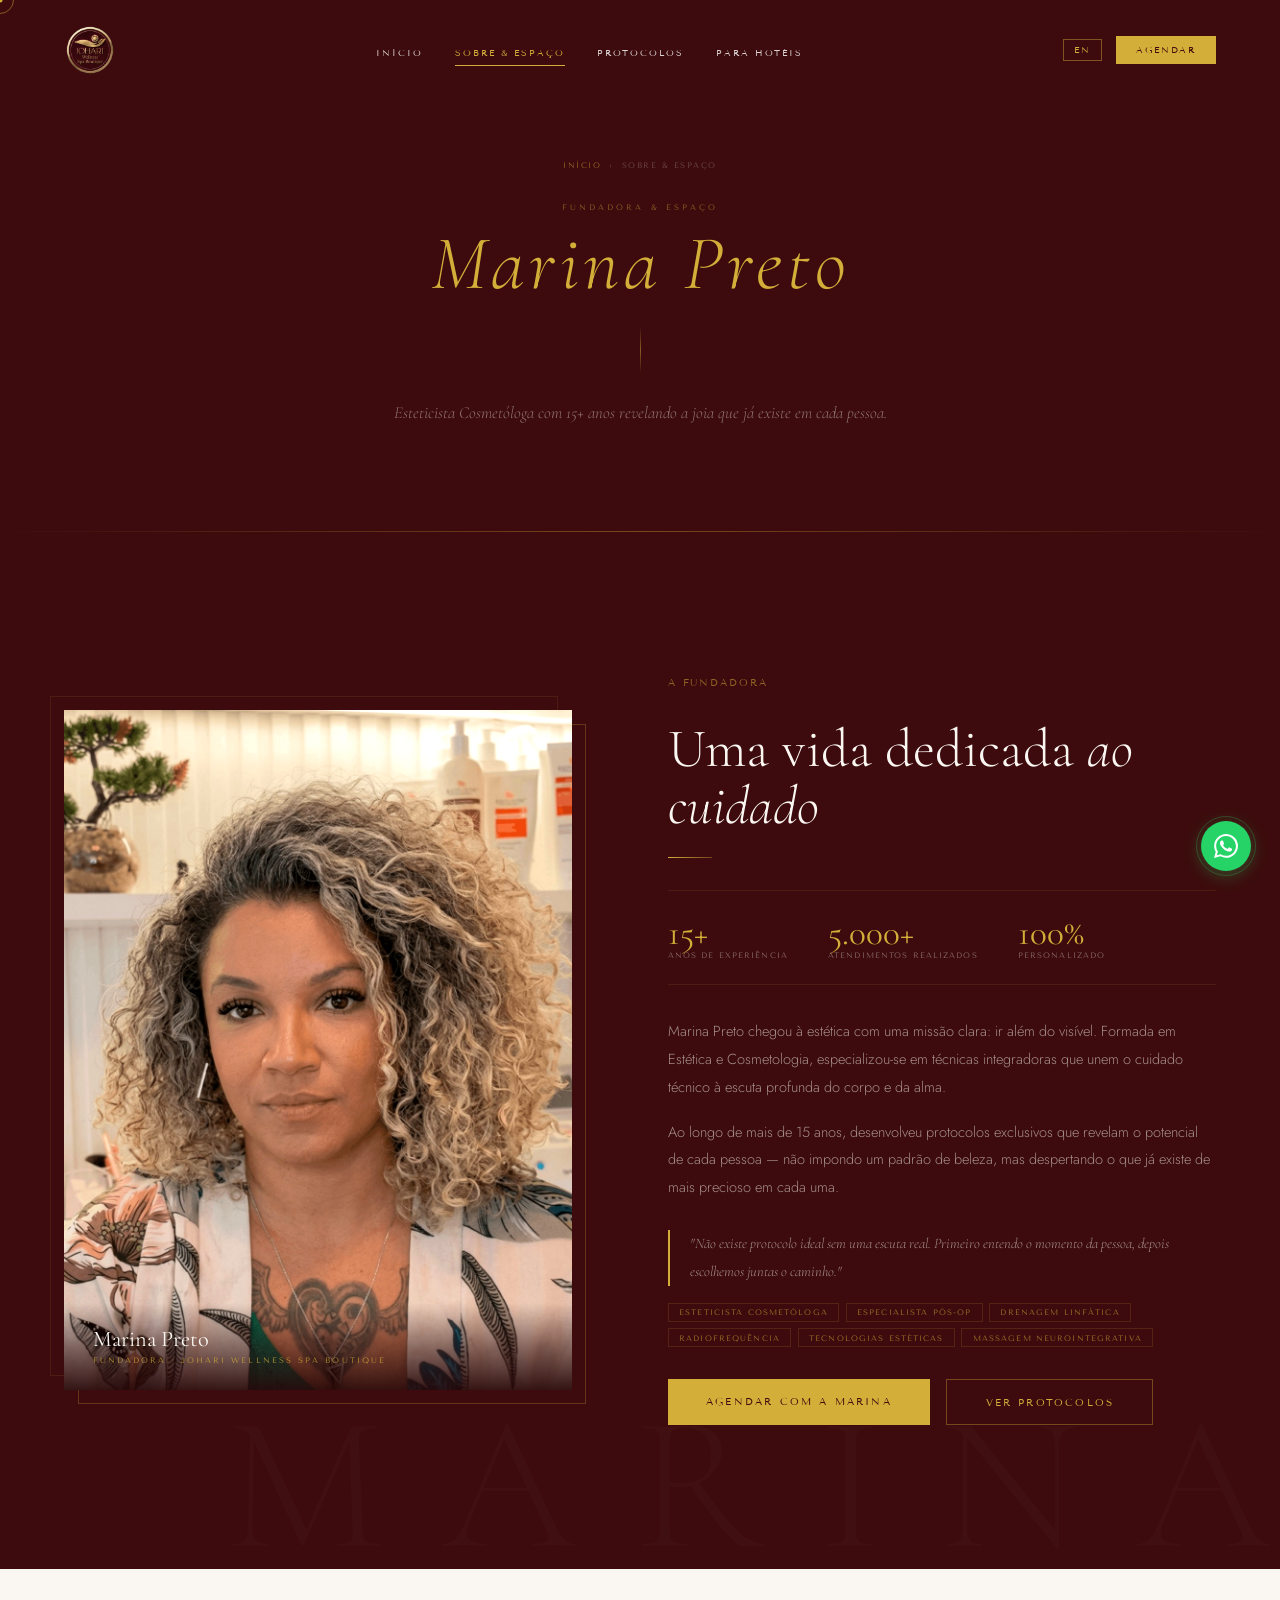
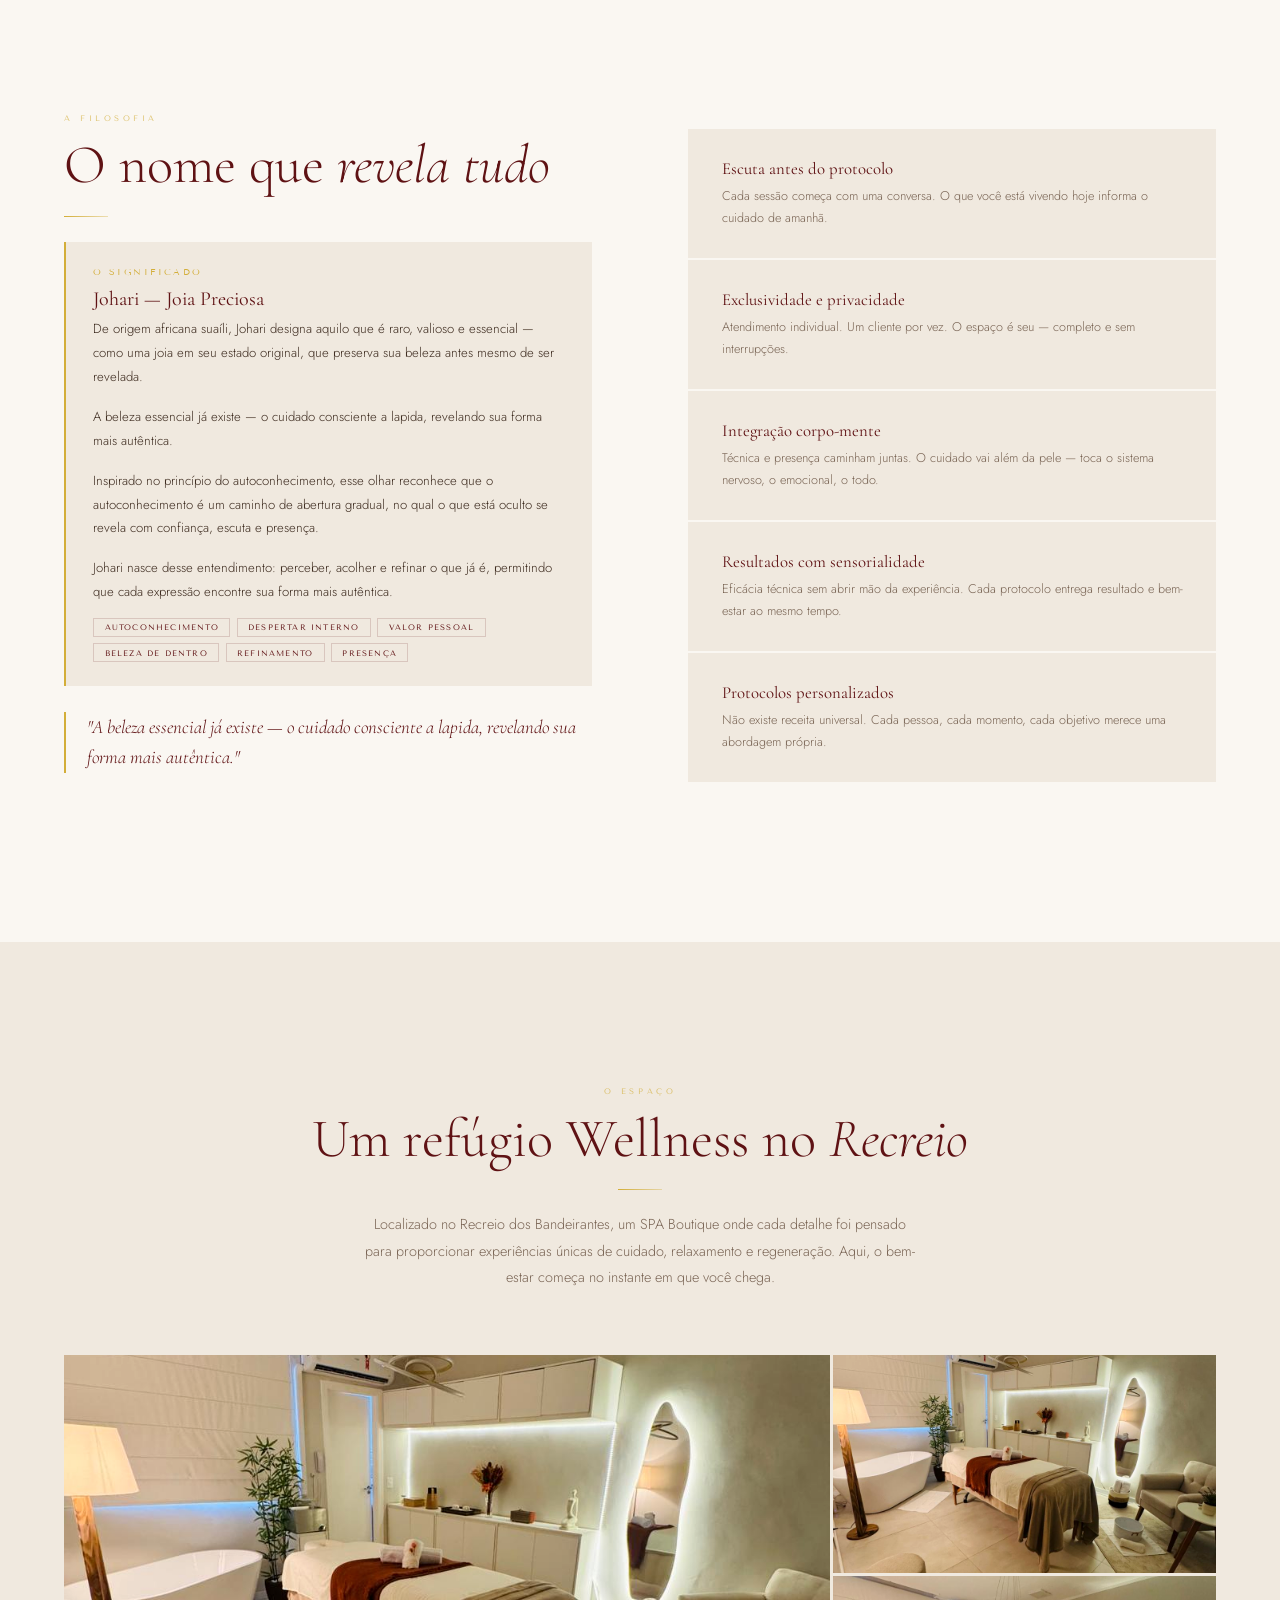
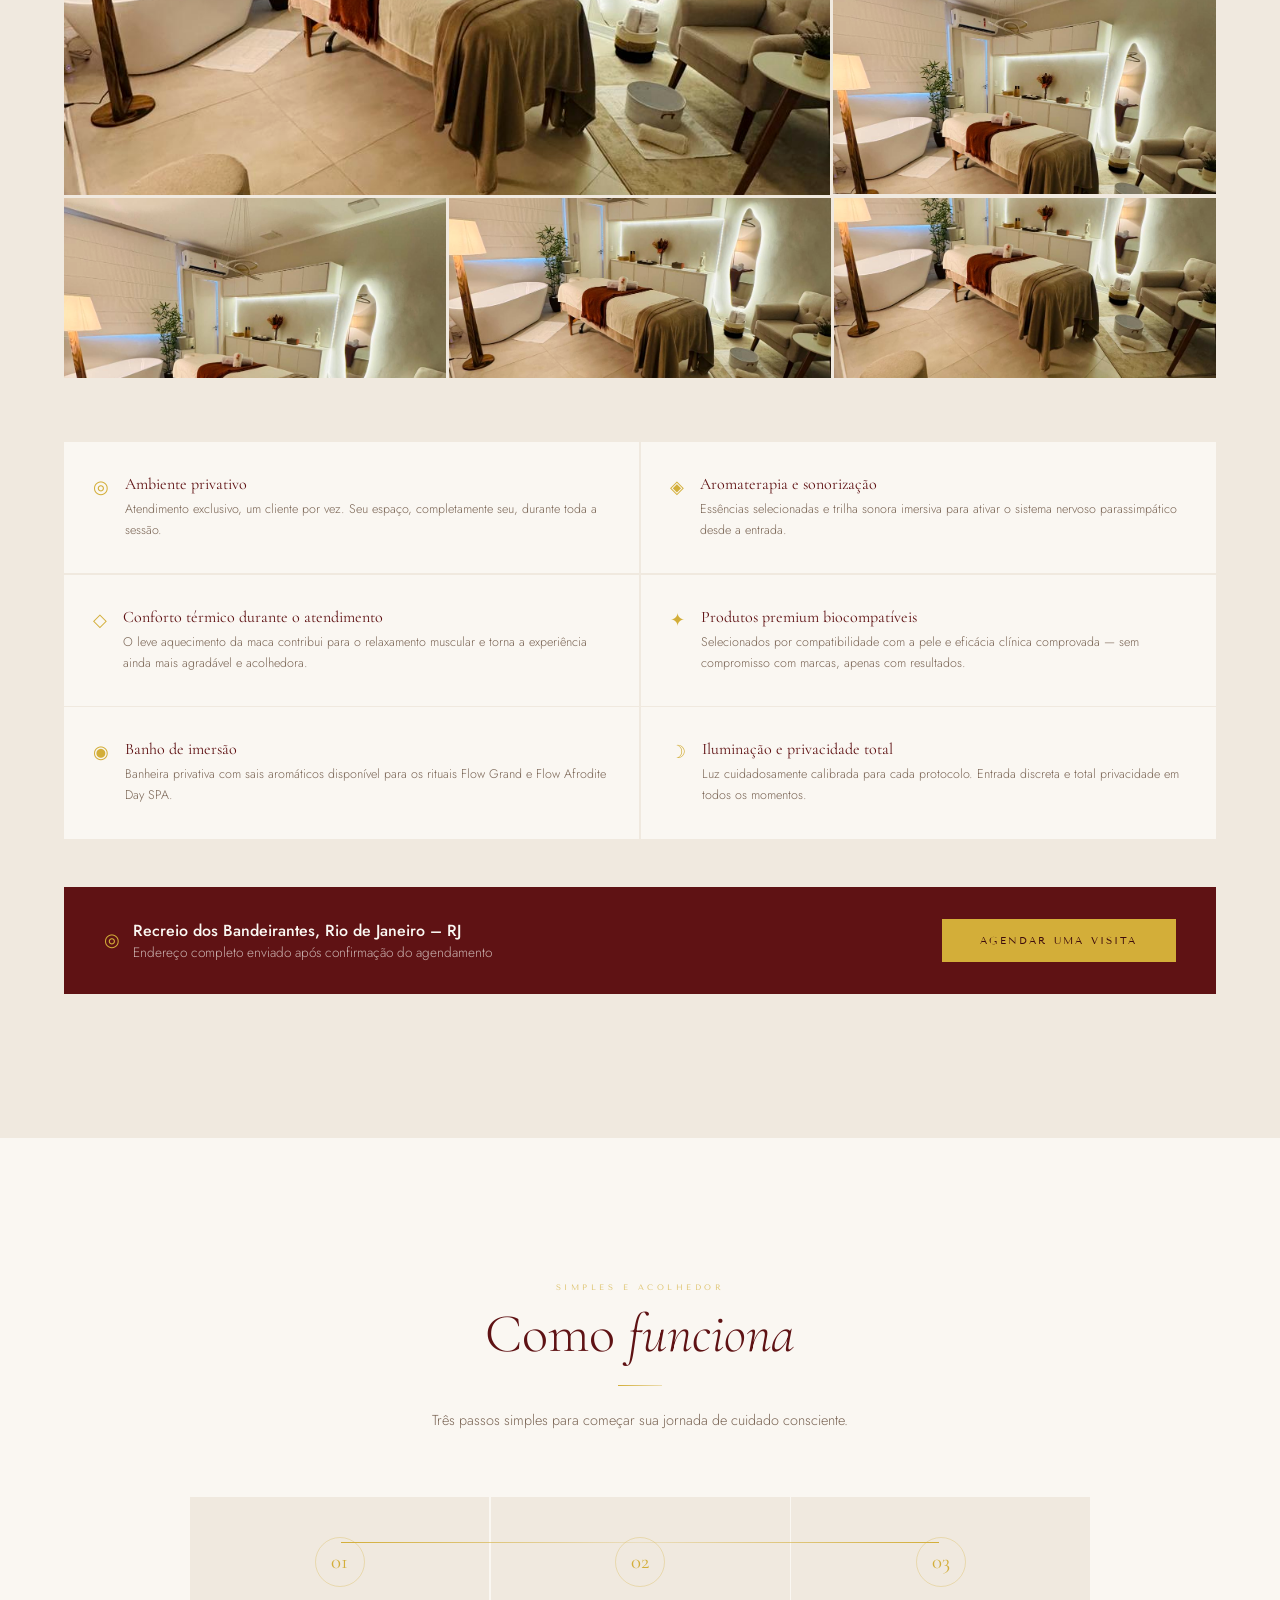
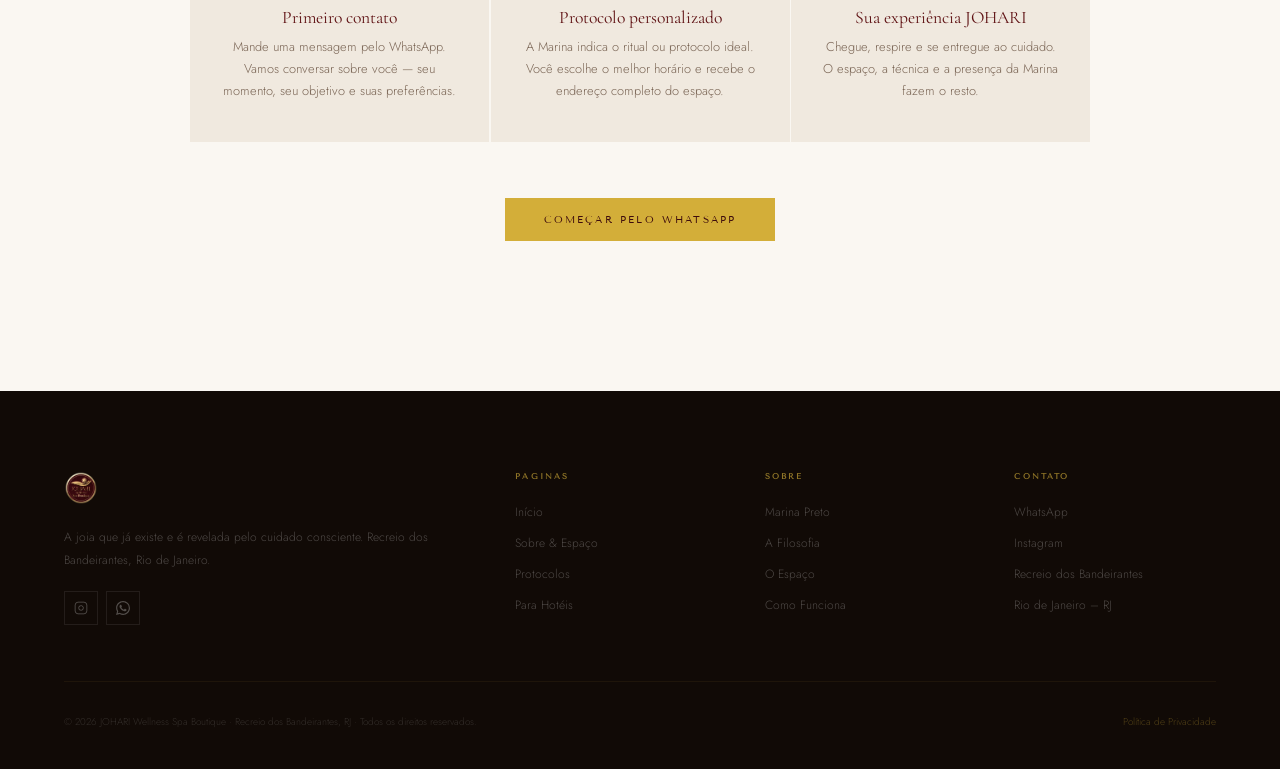
<file: sobre.html>
<!DOCTYPE html>
<html lang="pt-BR">
<head> <meta charset="UTF-8"/> <meta name="viewport" content="width=device-width, initial-scale=1.0"/> <title>Sobre Marina Preto & Espaço JOHARI | Esteticista Cosmetóloga Recreio RJ</title> <meta name="description" content="Conheça Marina Preto, fundadora da JOHARI Wellness Spa Boutique no Recreio dos Bandeirantes, RJ. 15+ anos de experiência em estética integrativa. Espaço boutique exclusivo com conforto térmico e aromaterapia."/> <meta name="keywords" content="Marina Preto esteticista Recreio, JOHARI Wellness espaço boutique RJ, esteticista cosmetóloga Rio de Janeiro, spa privativo Recreio dos Bandeirantes, estética integrativa RJ, sobre Marina Preto estética"/> <meta name="robots" content="index, follow"/> <link rel="canonical" href="https://joharispaboutique.com/sobre.html"/> <meta property="og:type" content="profile"/> <meta property="og:url" content="https://joharispaboutique.com/sobre.html"/> <meta property="og:title" content="Marina Preto – Fundadora JOHARI Wellness Spa Boutique"/> <meta property="og:description" content="15+ anos de experiência em estética integrativa. Esteticista Cosmetóloga. Recreio dos Bandeirantes, RJ."/> <meta property="og:locale" content="pt_BR"/>
  <meta property="og:site_name" content="JOHARI Wellness Spa Boutique"/>
  <meta property="og:image" content="https://joharispaboutique.com/marina-preto.jpg"/> <meta property="og:image:width" content="900"/> <meta property="og:image:height" content="1200"/> <meta property="og:image:alt" content="Marina Preto – Fundadora JOHARI Wellness Spa Boutique, Recreio dos Bandeirantes, RJ"/> <meta name="twitter:card" content="summary_large_image"/>
  <meta name="twitter:title" content="Marina Preto | JOHARI Wellness Spa Boutique · Recreio, RJ"/>
  <meta name="twitter:description" content="Esteticista com 15+ anos de experiência em estética integrativa, pós-operatório e massagens terapêuticas. JOHARI Wellness Spa Boutique."/>
  <meta name="twitter:image" content="https://joharispaboutique.com/marina-preto.jpg"/> <script type="application/ld+json">{"@context":"https://schema.org","@type":"Person","name":"Marina Preto","jobTitle":"Esteticista Cosmetóloga","worksFor":{"@type":"Organization","name":"JOHARI Wellness Spa Boutique"},"description":"Fundadora da JOHARI Wellness Spa Boutique no Recreio dos Bandeirantes, RJ. Especialista em estética integrativa, pós-operatório e massagens terapêuticas com 15+ anos de experiência.","image":"https://joharispaboutique.com/marina-preto.jpg","url":"https://joharispaboutique.com/sobre.html","sameAs":["https://www.instagram.com/johariconceitowellness"],"knowsAbout":["Estética Integrativa","Drenagem Linfática","Pós-operatório","Massagem Terapêutica","Radiofrequência","Tecnologias Estéticas"]}</script> <link rel="preconnect" href="https://fonts.googleapis.com"/> <link rel="preconnect" href="https://fonts.gstatic.com" crossorigin/> <link href="https://fonts.googleapis.com/css2?family=Cormorant+Garamond:ital,wght@0,300;0,400;0,500;1,300;1,400&family=Tenor+Sans&family=Jost:wght@200;300;400;500&display=swap" rel="stylesheet"/> <link rel="stylesheet" href="johari.css"/> <style> /* ══ SOBRE PAGE STYLES ══ */ /* FUNDADORA HERO */ #fundadora{padding:9rem 4rem;background:var(--BD);position:relative;overflow:hidden} #fundadora::before{content:'MARINA';position:absolute;right:-3rem;bottom:-2rem;font-family:'Cormorant Garamond',serif;font-size:12rem;font-weight:300;color:rgba(255,255,255,.018);pointer-events:none;letter-spacing:.3em;white-space:nowrap} .fd-w{max-width:1200px;margin:0 auto;display:grid;grid-template-columns:1fr 1.08fr;gap:6rem;align-items:center} .fd-photo{position:relative;isolation:isolate} /* Double-border editorial frame */ .fd-photo::before{content:'';position:absolute;top:-14px;left:-14px;right:14px;bottom:14px;border:1px solid rgba(211,174,57,.1);z-index:-2;pointer-events:none} .fd-photo::after{content:'';position:absolute;top:14px;left:14px;right:-14px;bottom:-14px;border:1px solid rgba(211,174,57,.26);z-index:-1;pointer-events:none} .fd-photo img{ width:100%;height:680px; object-fit:cover; object-position:center 15%; filter:sepia(3%) contrast(1.07) brightness(1.04) saturate(1.05); display:block; transition:filter .65s ease } .fd-photo:hover img{filter:sepia(0%) contrast(1.09) brightness(1.06) saturate(1.08)} /* Caption overlay */ .fd-photo-cap{position:absolute;bottom:0;left:0;right:0;padding:1.6rem 1.8rem;background:linear-gradient(to top,rgba(38,7,8,.92) 0%,rgba(38,7,8,.5) 50%,transparent 100%);pointer-events:none} .fd-photo-name{font-family:'Cormorant Garamond',serif;font-size:1.4rem;font-weight:400;color:var(--CR);line-height:1;margin-bottom:.25rem} .fd-photo-role{font-family:'Tenor Sans',sans-serif;font-size:.5rem;letter-spacing:.26em;text-transform:uppercase;color:rgba(211,174,57,.75)} /* Gold corner accent */ .fd-photo-corner{position:absolute;top:0;right:0;width:0;height:0;border-style:solid;border-width:0 28px 28px 0;border-color:transparent var(--G) transparent transparent;opacity:.6} .fd-text p{font-size:.91rem;font-weight:300;line-height:1.92;color:rgba(250,247,242,.55);margin-bottom:1.05rem} .fd-q{font-family:'Cormorant Garamond',serif;font-size:1.2rem;font-style:italic;color:var(--CR);line-height:1.62;border-left:2px solid var(--G);padding-left:1.3rem;margin:1.8rem 0} .fd-sub{font-family:'Tenor Sans',sans-serif;font-size:.6rem;letter-spacing:.2em;text-transform:uppercase;color:rgba(211,174,57,.55);margin-bottom:2rem} .fd-creds{display:flex;flex-wrap:wrap;gap:.4rem;margin-bottom:2rem} .fd-cred{font-family:'Tenor Sans',sans-serif;font-size:.5rem;letter-spacing:.14em;text-transform:uppercase;color:rgba(211,174,57,.6);border:1px solid rgba(211,174,57,.15);padding:.22rem .65rem;transition:all .3s} .fd-cred:hover{background:rgba(211,174,57,.08);border-color:rgba(211,174,57,.4)} .fd-stats{display:flex;gap:2.5rem;margin:2rem 0;padding:1.5rem 0;border-top:1px solid rgba(211,174,57,.1);border-bottom:1px solid rgba(211,174,57,.1)} .fd-stat .n{font-family:'Cormorant Garamond',serif;font-size:2.2rem;color:var(--G);line-height:1} .fd-stat .l{font-family:'Tenor Sans',sans-serif;font-size:.5rem;letter-spacing:.14em;text-transform:uppercase;color:rgba(250,247,242,.38)} /* FILOSOFIA */ #filosofia{padding:9rem 4rem;background:var(--CR)} .fil-w{max-width:1200px;margin:0 auto;display:grid;grid-template-columns:1fr 1fr;gap:6rem;align-items:center} .fil-left{} .fil-left p{font-size:.9rem;font-weight:300;line-height:1.92;color:var(--TX);margin-bottom:1rem} .fil-left .pq{font-family:'Cormorant Garamond',serif;font-size:1.18rem;font-style:italic;color:var(--B);line-height:1.62;border-left:2px solid var(--G);padding-left:1.3rem;margin:1.6rem 0} .nome-box{background:var(--BE);border-left:2px solid var(--G);padding:1.5rem 1.7rem;margin:1.6rem 0} .nome-titulo{font-family:'Tenor Sans',sans-serif;font-size:.54rem;letter-spacing:.28em;text-transform:uppercase;color:var(--G);display:block;margin-bottom:.55rem} .nome-box h3{font-family:'Cormorant Garamond',serif;font-size:1.25rem;color:var(--B);margin-bottom:.4rem;font-weight:400} .nome-box p{font-size:.82rem;font-weight:300;line-height:1.82;color:var(--TX)} .nome-tags{display:flex;flex-wrap:wrap;gap:.4rem;margin-top:.85rem} .nome-tag{font-family:'Tenor Sans',sans-serif;font-size:.5rem;letter-spacing:.15em;text-transform:uppercase;color:var(--B);border:1px solid rgba(95,18,20,.16);padding:.22rem .65rem;transition:all .3s} .nome-tag:hover{background:var(--B);color:var(--CR)} /* Right side - values */ .fil-values{display:grid;gap:2px} .fv{background:var(--BE);padding:1.8rem 2rem;border-left:2px solid transparent;transition:border-left-color .35s,padding-left .35s,background .35s} .fv:hover{border-left-color:var(--G);padding-left:2.5rem;background:rgba(224,213,199,.5)} .fv h4{font-family:'Cormorant Garamond',serif;font-size:1.05rem;color:var(--B);font-weight:400;margin-bottom:.38rem;line-height:1.25} .fv p{font-size:.79rem;font-weight:300;line-height:1.75;color:var(--TM)} /* ESPAÇO */ #espaco{padding:9rem 4rem;background:var(--BE)} .esp-w{max-width:1200px;margin:0 auto} .esp-hd{text-align:center;margin-bottom:4rem} .esp-grid{display:grid;grid-template-columns:2fr 1fr;gap:3px;margin-bottom:3px} .esp-shot,.esp-ph-row img{width:100%;display:block;object-fit:cover;transition:transform .45s ease,filter .45s ease;filter:contrast(1.03) saturate(1.02)} .esp-shot:hover,.esp-ph-row img:hover{transform:scale(1.02)} .esp-shot.tall{min-height:440px;height:440px} .esp-shot.side{height:218px} .esp-ph-row{display:grid;grid-template-columns:repeat(3,1fr);gap:3px} .esp-ph-row img{height:180px} .esp-feats{display:grid;grid-template-columns:repeat(2,1fr);gap:1.5px;margin-top:4rem} .ef{background:var(--CR);padding:2rem 1.8rem;display:flex;gap:1rem;align-items:flex-start;transition:box-shadow .3s} .ef:hover{box-shadow:0 6px 22px rgba(95,18,20,.06)} .ef-ic{font-size:1.1rem;color:var(--G);flex-shrink:0} .ef h4{font-family:'Cormorant Garamond',serif;font-size:1rem;color:var(--B);font-weight:400;margin-bottom:.3rem} .ef p{font-size:.78rem;font-weight:300;line-height:1.7;color:var(--TM)} .esp-addr-bar{background:var(--B);padding:2rem 2.5rem;margin-top:3rem;display:flex;align-items:center;justify-content:space-between;gap:2rem;flex-wrap:wrap} .esp-addr-bar .addr{display:flex;align-items:center;gap:.8rem} .esp-addr-bar .pin{font-size:1.1rem;color:var(--G)} .esp-addr-bar p{font-size:.85rem;font-weight:300;color:rgba(250,247,242,.7);line-height:1.5} .esp-addr-bar strong{color:var(--CR);font-weight:500;display:block} /* PROCESSO */ #processo{padding:9rem 4rem;background:var(--CR)} .proc-w{max-width:900px;margin:0 auto;text-align:center} .proc-steps{display:grid;grid-template-columns:repeat(3,1fr);gap:1.5px;margin-top:4rem;position:relative} .proc-steps::before{content:'';position:absolute;top:2.8rem;left:calc(16.67% + 1px);right:calc(16.67% + 1px);height:1px;background:linear-gradient(to right,var(--G),rgba(211,174,57,.2),var(--G));pointer-events:none} .ps{background:var(--BE);padding:2.5rem 1.8rem;text-align:center} .ps-num{font-family:'Cormorant Garamond',serif;font-size:1.3rem;color:var(--G);width:50px;height:50px;border:1px solid rgba(211,174,57,.3);border-radius:50%;display:inline-flex;align-items:center;justify-content:center;margin:0 auto 1.2rem;line-height:1} .ps h4{font-family:'Cormorant Garamond',serif;font-size:1.1rem;color:var(--B);font-weight:400;margin-bottom:.5rem} .ps p{font-size:.8rem;font-weight:300;line-height:1.72;color:var(--TM)} /* RESPONSIVE */ @media(max-width:1024px){.fd-w,.fil-w,.esp-grid{grid-template-columns:1fr;gap:3.5rem}.fd-photo{order:-1}.esp-grid{grid-template-columns:1fr}.proc-steps{grid-template-columns:1fr}.proc-steps::before{display:none}} @media(max-width:768px){#fundadora,#filosofia,#espaco,#processo{padding:5.5rem 1.5rem}.esp-feats{grid-template-columns:1fr}.esp-ph-row{grid-template-columns:1fr}.fd-stats{flex-wrap:wrap;gap:1.5rem}.esp-shot.tall,.esp-shot.side,.esp-ph-row img{height:auto;min-height:unset}} </style>
</head>
<body>
<div id="cd"></div><div id="cr"></div>
<div id="mm"> <button id="mc">✕</button> <a href="index.html">Início</a> <a href="sobre.html">Sobre &amp; Espaço</a> <a href="protocolos.html">Protocolos</a> <a href="hoteis.html">Para Hotéis</a> <a href="https://wa.me/5521990334195" target="_blank" class="mm-wa">Agendar</a>
</div>
<nav id="nav" class="on"> <div class="nl"><a href="index.html"><img src="logo-site.png" alt="JOHARI Wellness"/></a></div> <ul class="nlinks"> <li><a href="index.html">Início</a></li> <li><a href="sobre.html" class="active">Sobre &amp; Espaço</a></li> <li><a href="protocolos.html">Protocolos</a></li> <li><a href="hoteis.html">Para Hotéis</a></li> </ul> <div class="nend"> <button class="lbtn" id="lb">EN</button> <a href="https://wa.me/5521990334195" target="_blank" class="nwa">Agendar</a> <div class="hbg" id="hbg"><span></span><span></span><span></span></div> </div>
</nav> <header class="page-hero"> <nav class="breadcrumb" style="justify-content:center;margin-bottom:2rem"><a href="index.html">Início</a><span>›</span><span>Sobre &amp; Espaço</span></nav> <span class="ph-badge">Fundadora &amp; Espaço</span> <h1 class="ph-title"><em>Marina Preto</em></h1> <div class="ph-sep"></div> <p class="ph-sub" data-pt="Esteticista Cosmetóloga com 15+ anos revelando a joia que já existe em cada pessoa." data-en="Aesthetician Cosmetologist with 15+ years revealing the gem that already exists in each person.">Esteticista Cosmetóloga com 15+ anos revelando a joia que já existe em cada pessoa.</p>
</header> <!-- FUNDADORA -->
<section id="fundadora" aria-labelledby="fund-h2"> <div class="fd-w"> <div class="fd-photo rv"> <div class="fd-photo-corner"></div> <img src="marina-preto.jpg" alt="Marina Preto – Esteticista Cosmetóloga e Fundadora da JOHARI Wellness Spa Boutique no Recreio dos Bandeirantes, Rio de Janeiro, RJ" width="600" height="680" loading="eager" fetchpriority="high"/> <div class="fd-photo-cap"> <div class="fd-photo-name">Marina Preto</div> <div class="fd-photo-role">Fundadora · JOHARI Wellness Spa Boutique</div> </div> </div> <div class="fd-text rv"> <div class="fd-sub" data-pt="A Fundadora" data-en="The Founder">A Fundadora</div> <h2 id="fund-h2" class="st" style="color:var(--CR)" data-pt="Uma vida dedicada <em>ao cuidado</em>" data-en="A life dedicated <em>to care</em>">Uma vida dedicada <em>ao cuidado</em></h2> <div class="gl"></div> <div class="fd-stats"> <div class="fd-stat"><div class="n">15+</div><div class="l">anos de experiência</div></div> <div class="fd-stat"><div class="n">5.000+</div><div class="l">atendimentos realizados</div></div> <div class="fd-stat"><div class="n">100%</div><div class="l">personalizado</div></div> </div> <p data-pt="Marina Preto chegou à estética com uma missão clara: ir além do visível. Formada em Estética e Cosmetologia, especializou-se em técnicas integradoras que unem o cuidado técnico à escuta profunda do corpo e da alma." data-en="Marina Preto came to aesthetics with a clear mission: to go beyond the visible. Trained in Aesthetics and Cosmetology, she specialized in integrative techniques that combine technical care with deep listening to body and soul.">Marina Preto chegou à estética com uma missão clara: ir além do visível. Formada em Estética e Cosmetologia, especializou-se em técnicas integradoras que unem o cuidado técnico à escuta profunda do corpo e da alma.</p> <p data-pt="Ao longo de mais de 15 anos, desenvolveu protocolos exclusivos que revelam o potencial de cada pessoa — não impondo um padrão de beleza, mas despertando o que já existe de mais precioso em cada uma." data-en="Over more than 15 years, she developed exclusive protocols that reveal the potential of each person — not imposing a beauty standard, but awakening what is most precious in each individual.">Ao longo de mais de 15 anos, desenvolveu protocolos exclusivos que revelam o potencial de cada pessoa — não impondo um padrão de beleza, mas despertando o que já existe de mais precioso em cada uma.</p> <p class="fd-q" data-pt='"Não existe protocolo ideal sem uma escuta real. Primeiro entendo o momento da pessoa, depois escolhemos juntas o caminho."' data-en='"There is no ideal protocol without real listening. First I understand the person\'s moment, then together we choose the path."'>"Não existe protocolo ideal sem uma escuta real. Primeiro entendo o momento da pessoa, depois escolhemos juntas o caminho."</p> <div class="fd-creds"> <span class="fd-cred">Esteticista Cosmetóloga</span> <span class="fd-cred">Especialista Pós-Op</span> <span class="fd-cred">Drenagem Linfática</span> <span class="fd-cred">Radiofrequência</span> <span class="fd-cred">Tecnologias Estéticas</span> <span class="fd-cred">Massagem Neurointegrativa</span> </div> <div style="display:flex;gap:1rem;flex-wrap:wrap"> <a href="https://wa.me/5521990334195" target="_blank" class="bg">Agendar com a Marina</a> <a href="protocolos.html" class="bo">Ver Protocolos</a> </div> </div> </div>
</section> <!-- FILOSOFIA -->
<section id="filosofia" aria-labelledby="fil-h2"> <div class="fil-w"> <div class="fil-left rv"> <span class="ey">A Filosofia</span> <h2 id="fil-h2" class="st" data-pt="O nome que <em>revela tudo</em>" data-en="The name that <em>reveals everything</em>">O nome que <em>revela tudo</em></h2> <div class="gl"></div> <div class="nome-box"> <span class="nome-titulo"> O Significado</span> <h3>Johari — Joia Preciosa</h3> <p>De origem africana suaíli, Johari designa aquilo que é raro, valioso e essencial — como uma joia em seu estado original, que preserva sua beleza antes mesmo de ser revelada.</p> <p>A beleza essencial já existe — o cuidado consciente a lapida, revelando sua forma mais autêntica.</p> <p>Inspirado no princípio do autoconhecimento, esse olhar reconhece que o autoconhecimento é um caminho de abertura gradual, no qual o que está oculto se revela com confiança, escuta e presença.</p> <p style="margin-bottom:0">Johari nasce desse entendimento: perceber, acolher e refinar o que já é, permitindo que cada expressão encontre sua forma mais autêntica.</p> <div class="nome-tags"> <span class="nome-tag">Autoconhecimento</span> <span class="nome-tag">Despertar Interno</span> <span class="nome-tag">Valor Pessoal</span> <span class="nome-tag">Beleza de Dentro</span> <span class="nome-tag">Refinamento</span> <span class="nome-tag">Presença</span> </div> </div> <p class="pq">"A beleza essencial já existe — o cuidado consciente a lapida, revelando sua forma mais autêntica."</p> </div> <div class="fil-values rv"> <div class="fv"><h4>Escuta antes do protocolo</h4><p>Cada sessão começa com uma conversa. O que você está vivendo hoje informa o cuidado de amanhã.</p></div> <div class="fv"><h4>Exclusividade e privacidade</h4><p>Atendimento individual. Um cliente por vez. O espaço é seu — completo e sem interrupções.</p></div> <div class="fv"><h4>Integração corpo-mente</h4><p>Técnica e presença caminham juntas. O cuidado vai além da pele — toca o sistema nervoso, o emocional, o todo.</p></div> <div class="fv"><h4>Resultados com sensorialidade</h4><p>Eficácia técnica sem abrir mão da experiência. Cada protocolo entrega resultado e bem-estar ao mesmo tempo.</p></div> <div class="fv"><h4>Protocolos personalizados</h4><p>Não existe receita universal. Cada pessoa, cada momento, cada objetivo merece uma abordagem própria.</p></div> </div> </div>
</section> <!-- ESPAÇO FÍSICO -->
<section id="espaco" aria-labelledby="esp-h2"> <div class="esp-w"> <div class="esp-hd rv"> <span class="ey">O Espaço</span> <h2 id="esp-h2" class="st" data-pt="Um refúgio Wellness no <em>Recreio</em>" data-en="A Wellness refuge in <em>Recreio</em>">Um refúgio Wellness no <em>Recreio</em></h2> <div class="gl c"></div> <p style="font-size:.9rem;font-weight:300;color:var(--TM);max-width:560px;margin:.8rem auto 0;line-height:1.85">Localizado no Recreio dos Bandeirantes, um SPA Boutique onde cada detalhe foi pensado para proporcionar experiências únicas de cuidado, relaxamento e regeneração. Aqui, o bem-estar começa no instante em que você chega.</p> </div> <div class="esp-grid rv"> <img src="local.jpeg" alt="Vista principal do espaço JOHARI Wellness Spa Boutique" class="esp-shot tall" loading="lazy" style="object-position:center center"/> <div style="display:grid;gap:3px"> <img src="local.jpeg" alt="Ambiente interno do espaço JOHARI" class="esp-shot side" loading="lazy" style="object-position:center center"/> <img src="local.jpeg" alt="Detalhes do espaço JOHARI Wellness Spa Boutique" class="esp-shot side" loading="lazy" style="object-position:center 35%"/> </div> </div> <div class="esp-ph-row rv" style="margin-bottom:3px"> <img src="local.jpeg" alt="Recepção e atmosfera intimista do espaço JOHARI" loading="lazy" style="object-position:center 25%"/> <img src="local.jpeg" alt="Área de bem-estar com ambientação sensorial JOHARI" loading="lazy" style="object-position:center 48%"/> <img src="local.jpeg" alt="Detalhes do ambiente de atendimento JOHARI" loading="lazy" style="object-position:center 58%"/> </div> <div class="esp-feats rv"> <div class="ef"><span class="ef-ic">◎</span><div><h4>Ambiente privativo</h4><p>Atendimento exclusivo, um cliente por vez. Seu espaço, completamente seu, durante toda a sessão.</p></div></div> <div class="ef"><span class="ef-ic">◈</span><div><h4>Aromaterapia e sonorização</h4><p>Essências selecionadas e trilha sonora imersiva para ativar o sistema nervoso parassimpático desde a entrada.</p></div></div> <div class="ef"><span class="ef-ic">◇</span><div><h4>Conforto térmico durante o atendimento</h4><p>O leve aquecimento da maca contribui para o relaxamento muscular e torna a experiência ainda mais agradável e acolhedora.</p></div></div> <div class="ef"><span class="ef-ic">✦</span><div><h4>Produtos premium biocompatíveis</h4><p>Selecionados por compatibilidade com a pele e eficácia clínica comprovada — sem compromisso com marcas, apenas com resultados.</p></div></div> <div class="ef"><span class="ef-ic">◉</span><div><h4>Banho de imersão</h4><p>Banheira privativa com sais aromáticos disponível para os rituais Flow Grand e Flow Afrodite Day SPA.</p></div></div> <div class="ef"><span class="ef-ic">☽</span><div><h4>Iluminação e privacidade total</h4><p>Luz cuidadosamente calibrada para cada protocolo. Entrada discreta e total privacidade em todos os momentos.</p></div></div> </div> <div class="esp-addr-bar rv"> <div class="addr"><span class="pin">◎</span><div><strong>Recreio dos Bandeirantes, Rio de Janeiro – RJ</strong><p>Endereço completo enviado após confirmação do agendamento</p></div></div> <a href="https://wa.me/5521990334195" target="_blank" class="bg" style="flex-shrink:0">Agendar uma Visita</a> </div> </div>
</section> <!-- COMO FUNCIONA -->
<section id="processo" aria-labelledby="proc-h2"> <div class="proc-w"> <div class="rv"> <span class="ey">Simples e acolhedor</span> <h2 id="proc-h2" class="st">Como <em>funciona</em></h2> <div class="gl c"></div> <p style="font-size:.9rem;font-weight:300;color:var(--TM);max-width:460px;margin:.8rem auto 0;line-height:1.85">Três passos simples para começar sua jornada de cuidado consciente.</p> </div> <div class="proc-steps"> <div class="ps rv"><div class="ps-num">01</div><h4>Primeiro contato</h4><p>Mande uma mensagem pelo WhatsApp. Vamos conversar sobre você — seu momento, seu objetivo e suas preferências.</p></div> <div class="ps rv"><div class="ps-num">02</div><h4>Protocolo personalizado</h4><p>A Marina indica o ritual ou protocolo ideal. Você escolhe o melhor horário e recebe o endereço completo do espaço.</p></div> <div class="ps rv"><div class="ps-num">03</div><h4>Sua experiência JOHARI</h4><p>Chegue, respire e se entregue ao cuidado. O espaço, a técnica e a presença da Marina fazem o resto.</p></div> </div> <div class="rv" style="text-align:center;margin-top:3.5rem"> <a href="https://wa.me/5521990334195" target="_blank" class="bg">Começar pelo WhatsApp</a> </div> </div>
</section> <!-- FOOTER -->
<footer> <div class="ft-g"> <div class="ft-b"><img src="logo-site.png" alt="JOHARI Wellness"/><p>A joia que já existe e é revelada pelo cuidado consciente. Recreio dos Bandeirantes, Rio de Janeiro.</p><div class="ft-social"><a href="https://www.instagram.com/johariconceitowellness" target="_blank" aria-label="Instagram"><svg width="14" height="14" viewBox="0 0 24 24" fill="none" stroke="currentColor" stroke-width="1.5"><rect x="2" y="2" width="20" height="20" rx="5"/><path d="M16 11.37A4 4 0 1 1 12.63 8 4 4 0 0 1 16 11.37z"/><line x1="17.5" y1="6.5" x2="17.51" y2="6.5"/></svg></a><a href="https://wa.me/5521990334195" target="_blank" aria-label="WhatsApp"><svg width="14" height="14" viewBox="0 0 24 24" fill="currentColor"><path d="M17.472 14.382c-.297-.149-1.758-.867-2.03-.967-.273-.099-.471-.148-.67.15-.197.297-.767.966-.94 1.164-.173.199-.347.223-.644.075-.297-.15-1.255-.463-2.39-1.475-.883-.788-1.48-1.761-1.653-2.059-.173-.297-.018-.458.13-.606.134-.133.298-.347.446-.52.149-.174.198-.298.298-.497.099-.198.05-.371-.025-.52-.075-.149-.669-1.612-.916-2.207-.242-.579-.487-.5-.669-.51-.173-.008-.371-.01-.57-.01-.198 0-.52.074-.792.372-.272.297-1.04 1.016-1.04 2.479 0 1.462 1.065 2.875 1.213 3.074.149.198 2.096 3.2 5.077 4.487.709.306 1.262.489 1.694.625.712.227 1.36.195 1.871.118.571-.085 1.758-.719 2.006-1.413.248-.694.248-1.289.173-1.413-.074-.124-.272-.198-.57-.347m-5.421 7.403h-.004a9.87 9.87 0 01-5.031-1.378l-.361-.214-3.741.982.998-3.648-.235-.374a9.86 9.86 0 01-1.51-5.26c.001-5.45 4.436-9.884 9.888-9.884 2.64 0 5.122 1.03 6.988 2.898a9.825 9.825 0 012.893 6.994c-.003 5.45-4.437 9.884-9.885 9.884m8.413-18.297A11.815 11.815 0 0012.05 0C5.495 0 .16 5.335.157 11.892c0 2.096.547 4.142 1.588 5.945L.057 24l6.305-1.654a11.882 11.882 0 005.683 1.448h.005c6.554 0 11.89-5.335 11.893-11.893a11.821 11.821 0 00-3.48-8.413z"/></svg></a></div></div> <div class="ft-c"><h5>Páginas</h5><ul><li><a href="index.html">Início</a></li><li><a href="sobre.html">Sobre &amp; Espaço</a></li><li><a href="protocolos.html">Protocolos</a></li><li><a href="hoteis.html">Para Hotéis</a></li></ul></div> <div class="ft-c"><h5>Sobre</h5><ul><li><a href="#fundadora">Marina Preto</a></li><li><a href="#filosofia">A Filosofia</a></li><li><a href="#espaco">O Espaço</a></li><li><a href="#processo">Como Funciona</a></li></ul></div> <div class="ft-c"><h5>Contato</h5><ul><li><a href="https://wa.me/5521990334195" target="_blank">WhatsApp</a></li><li><a href="https://www.instagram.com/johariconceitowellness" target="_blank">Instagram</a></li><li><span>Recreio dos Bandeirantes</span></li><li><span>Rio de Janeiro – RJ</span></li></ul></div> </div> <div class="ft-bt"><p>© 2026 JOHARI Wellness Spa Boutique · Recreio dos Bandeirantes, RJ · Todos os direitos reservados.</p><a href="#">Política de Privacidade</a></div>
</footer>
<div class="wf"><div class="wt">Agende seu protocolo</div><a href="https://wa.me/5521990334195" target="_blank" class="wb" aria-label="WhatsApp JOHARI"><svg viewBox="0 0 24 24" fill="white"><path d="M17.472 14.382c-.297-.149-1.758-.867-2.03-.967-.273-.099-.471-.148-.67.15-.197.297-.767.966-.94 1.164-.173.199-.347.223-.644.075-.297-.15-1.255-.463-2.39-1.475-.883-.788-1.48-1.761-1.653-2.059-.173-.297-.018-.458.13-.606.134-.133.298-.347.446-.52.149-.174.198-.298.298-.497.099-.198.05-.371-.025-.52-.075-.149-.669-1.612-.916-2.207-.242-.579-.487-.5-.669-.51-.173-.008-.371-.01-.57-.01-.198 0-.52.074-.792.372-.272.297-1.04 1.016-1.04 2.479 0 1.462 1.065 2.875 1.213 3.074.149.198 2.096 3.2 5.077 4.487.709.306 1.262.489 1.694.625.712.227 1.36.195 1.871.118.571-.085 1.758-.719 2.006-1.413.248-.694.248-1.289.173-1.413-.074-.124-.272-.198-.57-.347m-5.421 7.403h-.004a9.87 9.87 0 01-5.031-1.378l-.361-.214-3.741.982.998-3.648-.235-.374a9.86 9.86 0 01-1.51-5.26c.001-5.45 4.436-9.884 9.888-9.884 2.64 0 5.122 1.03 6.988 2.898a9.825 9.825 0 012.893 6.994c-.003 5.45-4.437 9.884-9.885 9.884m8.413-18.297A11.815 11.815 0 0012.05 0C5.495 0 .16 5.335.157 11.892c0 2.096.547 4.142 1.588 5.945L.057 24l6.305-1.654a11.882 11.882 0 005.683 1.448h.005c6.554 0 11.89-5.335 11.893-11.893a11.821 11.821 0 00-3.48-8.413z"/></svg></a></div>
<script src="johari.js"></script>
</body>
</html>
</file>
<file: johari.css>
/* ═══════════════════════════════════════════
   JOHARI Wellness Spa Boutique – Shared CSS
   joharispaboutique.com
═══════════════════════════════════════════ */
:root{
  --B:#5f1214;--BD:#3d0b0d;--BL:#7a1a1d;
  --G:#d3ae39;--GL:#e8c85a;--GD:#a8892c;
  --CR:#faf7f2;--BE:#f0e9df;--SA:#e4d9cc;
  --IN:#110a06;--TX:#3d2b1f;--TM:#7a6555;--WH:#ffffff;
  --T:0.42s cubic-bezier(.25,.46,.45,.94);
  --FONT-SERIF:'Cormorant Garamond',serif;
  --FONT-TITLE:'Tenor Sans',sans-serif;
  --FONT-BODY:'Jost',sans-serif;
}
*,*::before,*::after{box-sizing:border-box;margin:0;padding:0}
html{scroll-behavior:smooth;font-size:16px;-webkit-font-smoothing:antialiased}
body{font-family:var(--FONT-BODY);background:var(--CR);color:var(--IN);overflow-x:hidden}
img{display:block;max-width:100%}
a{text-decoration:none}

/* LOADER */
#ld{position:fixed;inset:0;z-index:9999;background:linear-gradient(160deg,var(--BD) 0%,var(--IN) 100%);display:flex;flex-direction:column;align-items:center;justify-content:center;gap:2.2rem;transition:opacity 1s ease .3s,visibility 1s ease .3s}
#ld.out{opacity:0;visibility:hidden;pointer-events:none}
.ld-logo{width:138px;height:auto;opacity:0;animation:fup .9s ease .4s forwards;filter:drop-shadow(0 0 20px rgba(211,174,57,.18));object-fit:contain}
.ld-bar{width:0;height:1px;background:linear-gradient(to right,transparent,var(--G),var(--GL),var(--G));box-shadow:0 0 10px rgba(211,174,57,.4);animation:grow 1.8s cubic-bezier(.4,0,.2,1) .95s forwards}
.ld-lbl{font-family:var(--FONT-TITLE);font-size:.48rem;letter-spacing:.52em;text-transform:uppercase;color:rgba(211,174,57,.52);opacity:0;animation:fup .7s ease 1.5s forwards}
@keyframes fup{from{opacity:0;transform:translateY(10px)}to{opacity:1;transform:none}}
@keyframes grow{to{width:210px}}

/* CURSOR */
#cd,#cr{position:fixed;pointer-events:none;z-index:9990;transform:translate(-50%,-50%);border-radius:50%;transition:width .22s,height .22s}
#cd{width:5px;height:5px;background:var(--G)}
#cr{width:28px;height:28px;border:1px solid rgba(211,174,57,.5)}

/* NAV */
#nav{position:fixed;top:0;left:0;right:0;z-index:900;padding:1.5rem 4rem;display:flex;align-items:center;justify-content:space-between;transition:padding var(--T),background var(--T),box-shadow var(--T)}
#nav.on{padding:.9rem 4rem;background:rgba(250,247,242,.97);backdrop-filter:blur(24px);-webkit-backdrop-filter:blur(24px);border-bottom:1px solid rgba(211,174,57,.09);box-shadow:0 1px 0 rgba(211,174,57,.05),0 4px 32px rgba(0,0,0,.06)}
.nl a{display:flex;align-items:center}.nl img{height:52px;width:auto;transition:height var(--T);object-fit:contain}
#nav.on .nl img{height:42px}
.nlinks{display:flex;gap:2rem;list-style:none;align-items:center}
.nlinks a{font-family:var(--FONT-TITLE);font-size:.58rem;letter-spacing:.22em;text-transform:uppercase;color:rgba(255,255,255,.82);transition:color .3s;position:relative;padding:.25rem 0}
.nlinks a::after{content:'';position:absolute;bottom:-3px;left:0;width:0;height:1px;background:var(--G);transition:width .38s cubic-bezier(.25,.46,.45,.94)}
.nlinks a:hover::after,.nlinks a.active::after{width:100%}
#nav.on .nlinks a{color:var(--TX)}
.nlinks a:hover,.nlinks a.active{color:var(--G)!important}
.nend{display:flex;align-items:center;gap:.9rem}
.lbtn{font-family:var(--FONT-TITLE);font-size:.54rem;letter-spacing:.2em;border:1px solid rgba(211,174,57,.45);color:var(--G);background:transparent;padding:.26rem .65rem;cursor:pointer;transition:all .3s}
.lbtn:hover{background:var(--G);color:var(--BD)}
.nwa{font-family:var(--FONT-TITLE);font-size:.56rem;letter-spacing:.2em;text-transform:uppercase;background:var(--G);color:var(--BD);padding:.52rem 1.25rem;font-weight:500;transition:background .3s,transform .3s;white-space:nowrap}
.nwa:hover{background:var(--GL);transform:translateY(-1px)}
.hbg{display:none;flex-direction:column;gap:5px;cursor:pointer;padding:.4rem 0}
.hbg span{width:22px;height:1px;background:rgba(255,255,255,.85);transition:all .3s}
#nav.on .hbg span{background:var(--IN)}
.hbg.open span:nth-child(1){transform:rotate(45deg) translate(4px,4px)}
.hbg.open span:nth-child(2){opacity:0;transform:scaleX(0)}
.hbg.open span:nth-child(3){transform:rotate(-45deg) translate(4px,-4px)}

/* MOBILE MENU */
#mm{display:none;position:fixed;inset:0;z-index:850;background:linear-gradient(165deg,var(--BD) 0%,#150305 100%);flex-direction:column;align-items:center;justify-content:center;gap:1.6rem}
#mm.open{display:flex}
#mc{position:absolute;top:1.4rem;right:1.6rem;font-size:1rem;color:rgba(211,174,57,.65);background:none;border:1px solid rgba(211,174,57,.2);width:36px;height:36px;display:flex;align-items:center;justify-content:center;cursor:pointer;transition:all .3s;line-height:1;padding:0}
#mc:hover{color:var(--G);border-color:rgba(211,174,57,.5);background:rgba(211,174,57,.06)}
#mm a{font-family:var(--FONT-SERIF);font-size:1.85rem;font-weight:300;color:rgba(250,247,242,.72);transition:color .3s;letter-spacing:.06em;position:relative}
#mm a::after{content:'';position:absolute;bottom:-2px;left:0;width:0;height:1px;background:var(--G);transition:width .38s ease}
#mm a:hover{color:var(--G)}
#mm a:hover::after{width:100%}
#mm .mm-wa{background:var(--G);color:var(--BD)!important;font-family:var(--FONT-TITLE);font-size:.6rem;letter-spacing:.24em;text-transform:uppercase;padding:.78rem 2.2rem;margin-top:.6rem;transition:background .3s}
#mm .mm-wa:hover{background:var(--GL)}
#mm .mm-wa::after{display:none}

/* BREADCRUMB */
.breadcrumb{max-width:1200px;margin:0 auto;padding:0 4rem;display:flex;align-items:center;gap:.5rem;font-family:var(--FONT-TITLE);font-size:.52rem;letter-spacing:.18em;text-transform:uppercase;color:rgba(250,247,242,.35)}
.breadcrumb a{color:rgba(211,174,57,.55);transition:color .3s}
.breadcrumb a:hover{color:var(--G)}
.breadcrumb span{color:rgba(250,247,242,.25)}

/* PAGE HERO (inner pages) */
.page-hero{padding:10rem 4rem 6.5rem;background:var(--BD);position:relative;overflow:hidden;text-align:center}
.page-hero::before{content:'';position:absolute;inset:0;background:url('https://images.unsplash.com/photo-1600334129128-685c5582fd35?w=1600&q=70')center/cover no-repeat;opacity:.08;filter:saturate(0) brightness(.85)}
.page-hero::after{content:'';position:absolute;bottom:0;left:0;right:0;height:1px;background:linear-gradient(to right,transparent,rgba(211,174,57,.38),transparent)}
.ph-badge{font-family:var(--FONT-TITLE);font-size:.5rem;letter-spacing:.38em;text-transform:uppercase;color:rgba(211,174,57,.5);display:block;margin-bottom:1rem;position:relative}
.ph-title{font-family:var(--FONT-SERIF);font-size:clamp(2.8rem,6vw,4.8rem);font-weight:300;color:var(--CR);line-height:.95;letter-spacing:.06em;position:relative}
.ph-title em{font-style:italic;color:var(--G)}
.ph-sep{width:1px;height:46px;background:linear-gradient(to bottom,transparent,rgba(211,174,57,.5),transparent);margin:1.6rem auto;position:relative}
.ph-sub{font-family:var(--FONT-SERIF);font-size:1.05rem;font-style:italic;font-weight:300;color:rgba(250,247,242,.44);position:relative;max-width:520px;margin:0 auto;line-height:1.75}

/* SHARED BUTTONS */
.bg{font-family:var(--FONT-TITLE);font-size:.62rem;letter-spacing:.22em;text-transform:uppercase;background:var(--G);color:var(--BD);padding:.95rem 2.4rem;font-weight:500;transition:background .35s,transform .35s,box-shadow .35s;display:inline-block;border:none;cursor:pointer;position:relative;overflow:hidden}
.bg::after{content:'';position:absolute;inset:0;background:linear-gradient(105deg,transparent 30%,rgba(255,255,255,.18) 50%,transparent 70%);transform:translateX(-120%);transition:transform .55s ease}
.bg:hover::after{transform:translateX(120%)}
.bg:hover{background:var(--GL);transform:translateY(-2px);box-shadow:0 8px 28px rgba(211,174,57,.28)}
.bo{font-family:var(--FONT-TITLE);font-size:.62rem;letter-spacing:.22em;text-transform:uppercase;background:transparent;padding:.95rem 2.4rem;border:1px solid rgba(211,174,57,.38);color:var(--G);transition:all .35s;display:inline-block;cursor:pointer}
.bo:hover{border-color:var(--G);background:rgba(211,174,57,.07);transform:translateY(-2px);box-shadow:0 6px 20px rgba(211,174,57,.1)}
.bo-w{color:rgba(255,255,255,.68);border-color:rgba(255,255,255,.22)}
.bo-w:hover{border-color:rgba(211,174,57,.6);color:var(--G)}

/* SHARED TYPOGRAPHY */
.ey{font-family:var(--FONT-TITLE);font-size:.5rem;letter-spacing:.44em;text-transform:uppercase;color:rgba(211,174,57,.72);display:block;margin-bottom:.9rem}
.st{font-family:var(--FONT-SERIF);font-size:clamp(2rem,4.5vw,3.4rem);font-weight:300;line-height:1.06;color:var(--B)}
.st em{font-style:italic}
.gl{width:44px;height:1px;background:linear-gradient(to right,var(--G),rgba(211,174,57,.35));margin:1.3rem 0}
.gl.c{margin:1.3rem auto}
.rv{opacity:0;transform:translateY(22px)}

/* FOOTER */
footer{background:var(--IN);padding:5rem 4rem 2.5rem}
.ft-g{max-width:1200px;margin:0 auto;display:grid;grid-template-columns:2fr 1fr 1fr 1fr;gap:3rem;padding-bottom:3.5rem;border-bottom:1px solid rgba(211,174,57,.07)}
.ft-b img{height:34px;margin-bottom:1.3rem;filter:brightness(1)}
.ft-b p{font-size:.75rem;font-weight:300;color:rgba(255,255,255,.25);line-height:1.9;margin-bottom:1.2rem}
.ft-b .ft-social{display:flex;gap:.5rem;margin-top:1rem}
.ft-b .ft-social a{width:34px;height:34px;border:1px solid rgba(255,255,255,.08);display:flex;align-items:center;justify-content:center;color:rgba(255,255,255,.28);transition:all .3s}
.ft-b .ft-social a:hover{border-color:var(--G);color:var(--G);background:rgba(211,174,57,.07);transform:translateY(-2px)}
.ft-c h5{font-family:var(--FONT-TITLE);font-size:.52rem;letter-spacing:.26em;text-transform:uppercase;color:rgba(211,174,57,.65);margin-bottom:1.1rem}
.ft-c ul{list-style:none}
.ft-c li{margin-bottom:.5rem}
.ft-c a{font-size:.75rem;font-weight:300;color:rgba(255,255,255,.25);transition:color .3s}
.ft-c a:hover{color:var(--G)}
.ft-c span,.ft-c p{font-size:.75rem;font-weight:300;color:rgba(255,255,255,.25)}
.ft-bt{max-width:1200px;margin:0 auto;padding-top:2rem;display:flex;justify-content:space-between;align-items:center;flex-wrap:wrap;gap:1rem}
.ft-bt p{font-size:.62rem;font-weight:300;color:rgba(255,255,255,.14)}
.ft-bt a{font-size:.62rem;font-weight:300;color:rgba(211,174,57,.32);transition:color .3s}
.ft-bt a:hover{color:var(--G)}

/* WA FLOAT */
.wf{position:fixed;bottom:1.8rem;right:1.8rem;z-index:800;display:flex;flex-direction:column;align-items:flex-end;gap:.35rem}
.wt{background:var(--WH);color:var(--TX);padding:.38rem .84rem;font-size:.67rem;font-weight:300;letter-spacing:.02em;border-left:2px solid var(--G);box-shadow:0 4px 16px rgba(0,0,0,.1);opacity:0;transform:translateX(8px);transition:all .3s;white-space:nowrap;pointer-events:none}
.wf:hover .wt{opacity:1;transform:none}
.wb{width:50px;height:50px;border-radius:50%;background:#25D366;display:flex;align-items:center;justify-content:center;box-shadow:0 4px 18px rgba(37,211,102,.35);transition:transform .3s,box-shadow .3s;position:relative}
.wb::before{content:'';position:absolute;inset:-5px;border-radius:50%;border:1px solid rgba(37,211,102,.28);animation:wapulse 2.6s ease-in-out infinite;pointer-events:none}
@keyframes wapulse{0%,100%{opacity:.75;transform:scale(1)}60%{opacity:0;transform:scale(1.55)}}
.wb:hover{transform:scale(1.08);box-shadow:0 6px 26px rgba(37,211,102,.5)}
.wb svg{width:24px;height:24px;fill:#fff}

/* RESPONSIVE NAV */
@media(max-width:1024px){
  #nav{padding:1.1rem 2rem}
  #nav.on{padding:.8rem 2rem}
  .nlinks{gap:1.4rem}
  .nlinks a{font-size:.54rem}
}
@media(max-width:768px){
  #nav{padding:1rem 1.5rem}
  #nav.on{padding:.8rem 1.5rem}
  .nlinks,.nwa{display:none}
  .hbg{display:flex}
  footer{padding:4.5rem 1.5rem 2.5rem}
  .ft-g{grid-template-columns:1fr 1fr;gap:2rem}
  .page-hero{padding:8rem 1.5rem 4.5rem}
  .breadcrumb{padding:0 1.5rem}
  .wf{bottom:1.4rem;right:1.4rem}
}
@media(max-width:480px){
  .ft-g{grid-template-columns:1fr}
  .ph-title{font-size:clamp(2.4rem,10vw,3.2rem)}
}

/* ═══ PHOTO QUALITY IMPROVEMENTS ═══ */
/* Prevent layout shift on images */
img{height:auto}
.sob-f img,.fd-photo img{color:transparent;background:var(--SA)}

/* Better image rendering */
img[loading="eager"]{image-rendering:-webkit-optimize-contrast}

/* ═══ FOCUS & ACCESSIBILITY ═══ */
:focus-visible{outline:2px solid rgba(211,174,57,.6);outline-offset:3px;border-radius:1px}

/* ═══ SELECTION COLOR ═══ */
::selection{background:rgba(211,174,57,.18);color:var(--B)}

/* ═══ SCROLL BAR PREMIUM ═══ */
::-webkit-scrollbar{width:4px}
::-webkit-scrollbar-track{background:var(--IN)}
::-webkit-scrollbar-thumb{background:var(--GD);border-radius:2px}
::-webkit-scrollbar-thumb:hover{background:var(--G)}

/* ═══ PRINT OPTIMIZATION ═══ */
@media print{
  #nav,#mm,.wf,#ld,#cd,#cr{display:none!important}
  body{background:#fff;color:#000}
  .bg,.bo{border:1px solid #000;color:#000!important;background:#fff!important}
}

/* ═══ REDUCED MOTION ═══ */
@media(prefers-reduced-motion:reduce){
  *,*::before,*::after{animation-duration:.01ms!important;transition-duration:.01ms!important}
}
</file>
